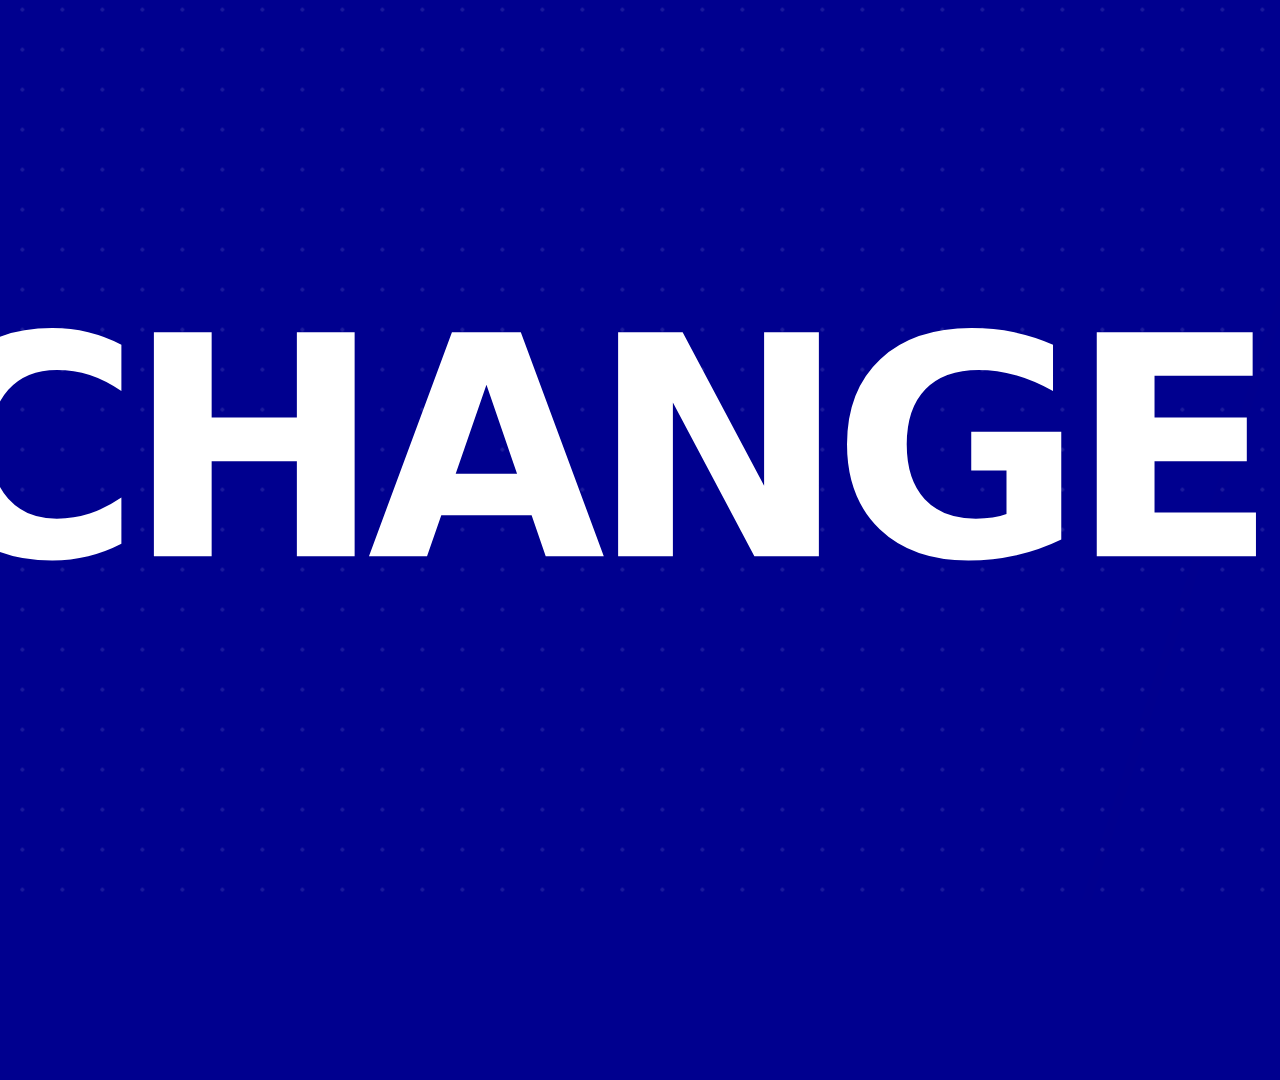
<file: relais/motion/index.html>
<!doctype html>
<html lang="fr">
<head>
<meta charset="utf-8">
<title>Relais by AXA — Motion</title>
<style>
  :root { --axa: #00008F; --red: #FF1721; --paper: #F2F3F9; --ink: #0E0E1A; }
  * { box-sizing: border-box; margin: 0; padding: 0; }
  html, body { width: 1920px; height: 1080px; overflow: hidden; background: var(--axa); }
  body { font-family: "Inter Display", "Inter", system-ui, sans-serif; -webkit-font-smoothing: antialiased; }
  #stage { position: absolute; inset: 0; overflow: hidden; perspective: 2600px; perspective-origin: 960px 540px; }
  .abs { position: absolute; }
  .layer { position: absolute; inset: 0; overflow: hidden; }
  .dots { position: absolute; inset: -60px; background-size: 40px 40px; }
  .blue  { background: var(--axa); }
  .blue .dots, .red .dots { background-image: radial-gradient(rgba(255,255,255,.10) 1.7px, transparent 1.7px); }
  .paper { background: var(--paper); }
  .paper .dots { background-image: radial-gradient(rgba(0,0,143,.11) 1.7px, transparent 1.7px); }
  .red { background: var(--red); }

  /* giant type */
  .big { position: absolute; top: 0; bottom: 0; display: flex; flex-direction: column; justify-content: center; font-weight: 900; letter-spacing: -0.045em; line-height: .9; text-transform: uppercase; }
  .big .m { overflow: hidden; padding: 0 .04em .06em; }
  .big .m > span { display: inline-block; white-space: nowrap; }
  .big.left { left: 110px; align-items: flex-start; }
  .big.right { right: 110px; align-items: flex-end; text-align: right; }
  .paper .big { color: var(--axa); }  .paper .big i { color: var(--red); }
  .blue .big { color: #fff; }         .blue .big i { color: var(--red); }
  .red .big { color: #fff; }          .red .big i { color: var(--axa); }
  .big i { font-style: normal; }

  /* intro */
  .full { position: absolute; inset: 0; display: flex; align-items: center; justify-content: center; color: #fff; font-weight: 900; letter-spacing: -0.05em; white-space: nowrap; text-transform: uppercase; }
  #cut { width: 10px; height: 1500px; background: var(--red); left: 955px; top: -210px; transform-origin: 50% 100%; }
  #picker { position: absolute; inset: 0; perspective: 1400px; }
  .row { position: absolute; left: 0; right: 0; top: 440px; height: 200px; text-align: center; color: #fff; font-weight: 900; font-size: 150px; letter-spacing: -0.045em; line-height: 200px; text-transform: uppercase; white-space: nowrap; }
  #aussi { color: var(--red); }

  /* logo */
  .logo { position: absolute; color: #fff; white-space: nowrap; }
  .logo .name { font-weight: 900; font-size: 230px; letter-spacing: -0.04em; line-height: 1; display: inline-block; vertical-align: top; }
  .logo .bar { display: inline-block; width: 50px; height: 190px; background: var(--red); margin-left: 40px; margin-top: 26px; vertical-align: top; transform-origin: 50% 100%; }
  .logo .by { font-weight: 800; font-size: 72px; letter-spacing: -0.02em; margin-top: 2px; }
  #tagline { color: #fff; font-weight: 800; font-size: 60px; letter-spacing: -0.03em; }
  #tagline .m { overflow: hidden; display: inline-block; vertical-align: top; padding-bottom: 8px; }
  #tagline .m > span { display: inline-block; }

  /* wipe band + morph */
  #band { inset: 0; pointer-events: none; }
  #morph { left: 0; top: 0; background: var(--red); }

  /* phone in 3D */
  #phone { left: 0; top: 0; width: 408px; height: 852px; transform-origin: 0 0; transform-style: preserve-3d; }
  .front, .back { position: absolute; inset: 0; transform-style: preserve-3d; }
  .front > *, .back { backface-visibility: hidden; -webkit-backface-visibility: hidden; }
  .body { position: absolute; inset: 0; border-radius: 64px; background: var(--ink); box-shadow: inset 0 0 0 2px #2C2C40; }
  .scr { position: absolute; left: 14px; top: 14px; width: 380px; height: 824px; border-radius: 50px; overflow: hidden; background: #fff; }
  .scr img { position: absolute; left: 0; top: 0; width: 380px; height: 824px; }
  .island { position: absolute; left: 148px; top: 38px; width: 112px; height: 32px; background: var(--ink); border-radius: 20px; }
  #dim { position: absolute; inset: 0; background: #06063A; opacity: 0; }
  .ring { position: absolute; width: 60px; height: 60px; margin: -30px 0 0 -30px; border-radius: 50%; border: 4px solid; opacity: 0; }
  .pop { position: absolute; border-radius: 16px; overflow: hidden; opacity: 0; }
  .pop img { display: block; width: 100%; height: 100%; }
  .back { transform: rotateY(180deg); border-radius: 64px; background: linear-gradient(150deg, #1D1D33, #0B0B16); box-shadow: inset 0 0 0 2px #2C2C40; }
  .back .cam { position: absolute; left: 30px; top: 30px; width: 130px; height: 130px; border-radius: 38px; background: #15152A; box-shadow: inset 0 0 0 2px #2C2C40; }
  .back .cam i { position: absolute; width: 44px; height: 44px; border-radius: 50%; background: #05050C; box-shadow: inset 0 0 0 5px #23233A; }
  .back .mark { position: absolute; left: 0; right: 0; top: 380px; text-align: center; color: #fff; font-weight: 900; font-size: 64px; letter-spacing: -0.04em; }
  .back .mark b { display: inline-block; width: 14px; height: 52px; background: var(--red); transform: skewX(-18deg); margin-left: 12px; vertical-align: -4px; }
  .shadow { position: absolute; left: 0; top: 0; width: 420px; height: 70px; border-radius: 50%; background: radial-gradient(closest-side, rgba(0,0,40,.35), rgba(0,0,40,0)); }
  .tgl { position: absolute; width: 46px; height: 28px; border-radius: 14px; }
  .tgl b { position: absolute; top: 3px; left: 3px; width: 22px; height: 22px; border-radius: 50%; background: #fff; box-shadow: 0 1px 3px rgba(0,0,0,.3); }
  .bar2 { position: absolute; height: 6px; border-radius: 3px; background: #E4E6F2; overflow: hidden; }
  .bar2 b { position: absolute; left: 0; top: 0; bottom: 0; background: var(--axa); border-radius: 3px; }
</style>
</head>
<body>
<div id="stage">

  <!-- ===== INTRO ===== -->
  <div class="layer blue" id="Lintro">
    <div class="dots"></div>
    <div class="full" id="tv1" style="font-size:380px">Ta vie</div>
    <div class="full" id="tv2" style="font-size:380px">Ta vie</div>
    <div class="abs" id="cut"></div>
    <div class="full" id="change" style="font-size:330px">Change<span style="color:var(--red)">.</span></div>
    <div id="picker">
      <div class="row">Premier appart</div><div class="row">Premier job</div><div class="row">Alternance</div>
      <div class="row">Permis</div><div class="row">L'étranger</div><div class="row">Ta protection</div>
      <div class="row" id="aussi">aussi.</div>
    </div>
  </div>

  <!-- ===== LOGO ===== -->
  <div class="layer blue" id="Llogo">
    <div class="dots"></div>
    <div class="logo" id="logo1"><div><span class="name">Relais</span><span class="bar" id="bar1"></span></div><div class="by">by AXA</div></div>
  </div>

  <!-- ===== FEATURES ===== -->
  <div class="layer paper" id="L1"><div class="dots"></div>
    <div class="big left"><div class="m"><span>Étape par</span></div><div class="m"><span>étape<i>.</i></span></div></div></div>
  <div class="layer blue" id="L2"><div class="dots"></div>
    <div class="big right"><div class="m"><span>Bouclier</span></div><div class="m"><span>cyber<i>.</i></span></div></div></div>
  <div class="layer red" id="L3"><div class="dots"></div>
    <div class="big left"><div class="m"><span>Un pépin ?</span></div><div class="m"><span>On gère<i>.</i></span></div></div></div>
  <div class="layer paper" id="L4"><div class="dots"></div>
    <div class="big right"><div class="m"><span>Tes parents</span></div><div class="m"><span>en relais<i>.</i></span></div></div></div>

  <!-- ===== OUTRO ===== -->
  <div class="layer blue" id="Lout"><div class="dots"></div>
    <div class="logo" id="logo2" style="left:0;right:0;top:300px;text-align:center">
      <div style="display:inline-block;white-space:nowrap"><span class="m" style="overflow:hidden;display:inline-block;vertical-align:top"><span class="name" id="name2">Relais</span></span><span class="bar" id="bar2"></span></div>
      <div class="by" id="by2">by AXA</div>
    </div>
    <div class="abs" id="tagline" style="left:0;right:0;top:700px;text-align:center">
      <span class="m"><span>À toi de jouer.</span></span>&nbsp;<span class="m"><span>On reste là.</span></span>
    </div>
  </div>

  <div class="abs" id="band"></div>
  <div class="abs shadow" id="pshadow"></div>

  <!-- phone -->
  <div class="abs" id="phone">
    <div class="front">
      <div class="body"></div>
      <div class="scr" id="scr">
        <img id="s04" src="screens/s04.png"><img id="s09" src="screens/s09.png">
        <img id="s11" src="screens/s11.png"><img id="s12" src="screens/s12.png"><img id="s13" src="screens/s13.png">
        <div id="dim"></div>
        <div class="ring" id="rg1"></div><div class="ring" id="rg2"></div><div class="ring" id="rg3"></div>
        <div class="ring" id="rgOk"></div>
      </div>
      <div class="island"></div>
      <div class="pop" id="p_card"><img src="screens/pop_card.png"><div class="bar2" id="cardbar"><b></b></div></div>
      <div class="pop" id="p_alertA"><img src="screens/pop_alertA.png"></div>
      <div class="pop" id="p_alertB"><img src="screens/pop_alertB.png"></div>
      <div class="pop" id="p_t1"><img src="screens/pop_t1.png"></div>
      <div class="pop" id="p_t2"><img src="screens/pop_t2.png"></div>
      <div class="pop" id="p_t3"><img src="screens/pop_t3.png"></div>
      <div class="pop" id="p_t4"><img src="screens/pop_t4.png"></div>
      <div class="pop" id="p_r1"><img src="screens/pop_r1.png"></div>
      <div class="pop" id="p_r2"><img src="screens/pop_r2.png"><div class="tgl" id="tgl"><b></b></div></div>
      <div class="pop" id="p_r3"><img src="screens/pop_r3.png"></div>
    </div>
    <div class="back">
      <div class="cam"><i style="left:14px;top:14px"></i><i style="left:72px;top:14px"></i><i style="left:14px;top:72px"></i></div>
      <div class="mark">Relais<b></b></div>
    </div>
  </div>

  <div class="abs" id="morph"></div>
</div>

<script>
const $ = id => document.getElementById(id);
const clamp = (v, a = 0, b = 1) => Math.min(b, Math.max(a, v));
const seg = (t, a, b) => clamp((t - a) / (b - a));
const lerp = (a, b, p) => a + (b - a) * p;
const eOut = p => 1 - Math.pow(1 - p, 3);
const eIn = p => p * p * p;
const eIO = p => p < .5 ? 4 * p * p * p : 1 - Math.pow(-2 * p + 2, 3) / 2;
const xOut = p => p >= 1 ? 1 : 1 - Math.pow(2, -10 * p);
const xIn = p => p <= 0 ? 0 : Math.pow(2, 10 * p - 10);
const xIO = p => p <= 0 ? 0 : p >= 1 ? 1 : p < .5 ? Math.pow(2, 20 * p - 10) / 2 : (2 - Math.pow(2, -20 * p + 10)) / 2;
const back = (p, c = 1.6) => 1 + (c + 1) * Math.pow(p - 1, 3) + c * Math.pow(p - 1, 2);
const tf = (el, s, o) => { el.style.transform = s; if (o !== undefined) el.style.opacity = o; };
const show = (el, v) => el.style.visibility = v ? 'visible' : 'hidden';

const DURATION = 22;
const K = 380 / 285;            // sheet px -> phone screen px
const SX = 14, SY = 14;          // screen offset inside phone

// ---------------- key times ----------------
const T = {
  cut: 1.0, change: 1.45, pick: 2.3, pickEnd: 3.45, aussi: 3.5,
  logoWipe: 4.3, slam: 4.72, morph: 5.7, reveal1: 6.1,
  B1: 9.6, B2: 12.6, B3: 15.6, out: 18.0, zoom: 18.55, cutOut: 19.2,
};
const scenes = [ // [start, side of phone]
  [T.reveal1, 'R'], [T.B1, 'L'], [T.B2, 'R'], [T.B3, 'L'],
];
const PX = { R: 1390, L: 530 }, RY = { R: -24, L: 24 };
const PSCALE = 0.94;

// ---------------- init: fit giant type, place pops ----------------
document.querySelectorAll('.big').forEach(b => {
  let fs = 210; b.style.fontSize = fs + 'px';
  const w = () => Math.max(...[...b.querySelectorAll('.m > span')].map(s => s.getBoundingClientRect().width));
  while (w() > 1000 && fs > 80) { fs -= 4; b.style.fontSize = fs + 'px'; }
});
const pops = {
  p_card: [14, 128, 272, 210], p_alertA: [14, 284, 271, 337], p_alertB: [14, 345, 271, 397],
  p_t1: [14, 129, 139, 218], p_t2: [145, 129, 272, 218], p_t3: [14, 223, 139, 301], p_t4: [145, 223, 272, 301],
  p_r1: [14, 214, 272, 251], p_r2: [14, 257, 272, 296], p_r3: [14, 302, 272, 340],
};
for (const [id, [x0, y0, x1, y1]] of Object.entries(pops)) {
  const el = $(id);
  el.style.left = SX + x0 * K + 'px'; el.style.top = SY + y0 * K + 'px';
  el.style.width = (x1 - x0) * K + 'px'; el.style.height = (y1 - y0) * K + 'px';
}
// progress bar overlay on the "Premier appart" card (local 25..260, y 177..181)
Object.assign($('cardbar').style, { left: (24.5 - 14) * K + 'px', top: (176.6 - 128) * K + 'px', width: (260 - 24.5) * K + 'px' });
// toggle overlay on the "Cyber" row (local 226..260, y 266..287)
Object.assign($('tgl').style, { left: (225.5 - 14) * K + 'px', top: (265.5 - 257) * K + 'px' });
// ring anchors
const anchor = (id, x, y, color) => { const r = $(id); r.style.left = x * K + 'px'; r.style.top = y * K + 'px'; r.style.borderColor = color; };
['rg1', 'rg2', 'rg3'].forEach(id => anchor(id, 142.5, 105, '#FF8A00'));
anchor('rgOk', 143, 126, '#1DB954');
// logo slash geometry (for the morph)
const bar1 = $('bar1');
const logo1 = $('logo1');
logo1.style.left = (960 - logo1.offsetWidth / 2) + 'px';
logo1.style.top = (540 - logo1.offsetHeight / 2) + 'px';
const BR = bar1.getBoundingClientRect();

// ---------------- helpers ----------------
// diagonal wipe: revealed region is left of a "/" edge at x = X (top) .. X-420 (bottom)
const SLANT = 420;
function wipeX(p) { return lerp(-40, 1920 + SLANT + 40, p); }
function wipeClip(p) {
  if (p <= 0) return 'polygon(0 0,0 0,0 0)';
  if (p >= 1) return 'none';
  const X = wipeX(p);
  return `polygon(-10px -10px, ${X}px -10px, ${X - SLANT}px 1090px, -10px 1090px)`;
}
function bandFor(p, color, w = 200) {
  const b = $('band');
  if (p <= 0 || p >= 1) { b.style.opacity = 0; return; }
  const X = wipeX(p);
  b.style.opacity = 1; b.style.background = color;
  b.style.clipPath = `polygon(${X}px -10px, ${X + w}px -10px, ${X + w - SLANT}px 1090px, ${X - SLANT}px 1090px)`;
}
function lines(container, t0, stagger = 0.11, dur = 0.7) {
  container.querySelectorAll('.m > span').forEach((s, i) => {
    const p = xOut(seg(t, t0 + i * stagger, t0 + i * stagger + dur));
    s.style.transform = `translateY(${(1 - p) * 110}%)`;
  });
}
let t = 0;

function popAmt(tIn, tOut, d = 0.55) {
  return back(seg(t, tIn, tIn + d), 1.3) * (1 - eIn(seg(t, tOut, tOut + 0.3)));
}
function setPop(id, p, z = 150, extra = '') {
  z = z * 1.7;
  const el = $(id);
  el.style.opacity = p > 0.002 ? 1 : 0;
  const side = t < T.B1 || (t >= T.B2 && t < T.B3) ? 1 : -1;
  el.style.transform = `translateX(${side * p * 34}px) translateZ(${p * z}px) scale(${1 + 0.2 * p}) ${extra}`;
  el.style.boxShadow = `0 ${p * 40}px ${p * 70}px -${p * 10}px rgba(0,0,60,${0.45 * clamp(p)})`;
}
function ring(id, t0, dur, maxS) {
  const p = seg(t, t0, t0 + dur), el = $(id);
  el.style.opacity = p > 0 && p < 1 ? (1 - p) : 0;
  el.style.transform = `scale(${lerp(0.6, maxS, xOut(p))})`;
}

// ---------------- render ----------------
function render(time) {
  t = time;
  // drifting dot grids
  document.querySelectorAll('.dots').forEach((d, i) => d.style.transform = `translate(${(t * 14 + i * 7) % 40}px, ${(t * 6) % 40}px)`);

  // ===== INTRO: TA VIE -> cut -> CHANGE. =====
  const slam = xOut(seg(t, 0, 0.45));
  const split = xIO(seg(t, T.cut + 0.18, T.cut + 0.75));
  const dx = 0.31, dy = -0.95, d = split * 900;
  const tv1 = $('tv1'), tv2 = $('tv2');
  tv1.style.clipPath = 'polygon(-2000px -100px, 1169px -100px, 751px 1180px, -2000px 1180px)';
  tv2.style.clipPath = 'polygon(1169px -100px, 4000px -100px, 4000px 1180px, 751px 1180px)';
  const base = `scale(${lerp(1.6, 1, slam)})`;
  tf(tv1, `translate(${-dx * d}px, ${-dy * d}px) ${base}`, t < 0.02 ? 0 : clamp(slam * 3) * (1 - split));
  tf(tv2, `translate(${dx * d}px, ${dy * d}px) ${base}`, t < 0.02 ? 0 : clamp(slam * 3) * (1 - split));
  const cutIn = xOut(seg(t, T.cut, T.cut + 0.2)), cutOut = seg(t, T.cut + 0.35, T.cut + 0.6);
  tf($('cut'), `rotate(18deg) scaleY(${cutIn})`, cutIn > 0 ? 1 - cutOut : 0);
  const ch = xOut(seg(t, T.change, T.change + 0.7));
  const chOut = xIn(seg(t, T.pick, T.pick + 0.3));
  tf($('change'), `translateY(${-chOut * 300}px) scale(${lerp(.7, 1, ch)}) scaleY(${1 - chOut * .7})`, t > T.change ? clamp(ch * 2) * (1 - chOut) : 0);

  // picker wheel
  const rows = [...document.querySelectorAll('#picker .row')];
  const pp = xOut(seg(t, T.pick + 0.1, T.pickEnd));
  const pos = lerp(-2.5, 5, pp);
  const settle = xOut(seg(t, T.aussi, T.aussi + 0.5));
  rows.forEach((r, i) => {
    if (r.id === 'aussi') {
      const a = back(seg(t, T.aussi, T.aussi + 0.45), 2);
      tf(r, `translateY(${lerp(120, 95, settle)}px) scale(${lerp(1.8, 1, clamp(a))})`, t > T.aussi ? clamp(seg(t, T.aussi, T.aussi + 0.12)) : 0);
      return;
    }
    const k = i - pos;
    let op = clamp(1 - Math.abs(k) * 0.55) ;
    if (i !== 5) op *= 1 - settle; else op = Math.max(op, 0);
    const y = k * 200 - (i === 5 ? settle * 95 : 0);
    tf(r, `translateY(${y}px) rotateX(${-k * 32}deg)`, t > T.pick + 0.1 && t < T.logoWipe + 0.6 ? op : 0);
  });

  // ===== LOGO =====
  const Llogo = $('Llogo');
  const lw = xIO(seg(t, T.logoWipe, T.logoWipe + 0.5));
  Llogo.style.clipPath = wipeClip(lw);
  show(Llogo, t >= T.logoWipe && t < T.reveal1 + 0.8);
  const sl = back(seg(t, T.slam, T.slam + 0.4), 2.2);
  const mo = seg(t, T.morph, T.morph + 0.85);
  bar1.style.transform = `skewX(-18deg) scaleY(${clamp(sl, 0, 1.3)})`;
  bar1.style.opacity = t < T.morph ? 1 : 0;
  const lgOut = xIn(seg(t, T.morph - 0.05, T.morph + 0.3));
  logo1.querySelector('.name').style.transform = `translateX(${-lgOut * 260}px)`;
  logo1.querySelector('.name').style.opacity = 1 - lgOut;
  logo1.querySelector('.by').style.transform = `translateX(${-lgOut * 200}px)`;
  logo1.querySelector('.by').style.opacity = 1 - lgOut;
  logo1.style.transform = `scale(${lerp(1.04, 1, xOut(seg(t, T.slam, T.slam + 0.6)))})`;

  // ===== MORPH: logo slash -> phone =====
  const morph = $('morph');
  const mp = xIO(mo);
  if (t >= T.morph && t < T.morph + 0.9) {
    const W = 408 * PSCALE, H = 852 * PSCALE;
    const cx = lerp(BR.left + BR.width / 2, PX.R, mp), cy = lerp(BR.top + BR.height / 2, 540, mp);
    const w = lerp(50, W, mp), h = lerp(190, H, mp);
    Object.assign(morph.style, {
      left: cx - w / 2 + 'px', top: cy - h / 2 + 'px', width: w + 'px', height: h + 'px',
      borderRadius: lerp(0, 60, mp) + 'px', opacity: 1 - seg(t, T.morph + 0.7, T.morph + 0.9),
      background: `rgb(${Math.round(lerp(255, 14, seg(mp, 0.3, 1)))},${Math.round(lerp(23, 14, seg(mp, 0.3, 1)))},${Math.round(lerp(33, 26, seg(mp, 0.3, 1)))})`,
    });
    morph.style.transform = `skewX(${lerp(-18, 0, mp)}deg) rotate(${Math.sin(mp * Math.PI) * -8}deg)`;
  } else morph.style.opacity = 0;

  // ===== FEATURE LAYERS =====
  const L1 = $('L1');
  const r1 = xIO(seg(t, T.reveal1, T.reveal1 + 0.75));
  show(L1, t >= T.reveal1 && t < T.B1 + 0.6);
  L1.style.clipPath = r1 >= 1 ? 'none' : `circle(${r1 * 2300}px at ${PX.R}px 540px)`;
  lines(L1, T.reveal1 + 0.45);

  const wipes = [['L2', T.B1, 'var(--red)'], ['L3', T.B2, '#FFFFFF'], ['L4', T.B3, 'var(--axa)']];
  let bandShown = false;
  wipes.forEach(([id, B, col], i) => {
    const L = $(id);
    const p = xIO(seg(t, B - 0.35, B + 0.3));
    L.style.clipPath = wipeClip(p);
    show(L, t >= B - 0.35 && t < (wipes[i + 1] ? wipes[i + 1][1] + 0.6 : T.cutOut + 0.1));
    lines(L, B + 0.12);
    if (p > 0 && p < 1) { bandFor(p, col); bandShown = true; }
  });
  if (!bandShown) {
    const p = xIO(seg(t, T.logoWipe, T.logoWipe + 0.5));
    if (p > 0 && p < 1) bandFor(p, 'var(--red)', 260); else $('band').style.opacity = 0;
  }
  // gentle parallax of giant type
  ['L1', 'L2', 'L3', 'L4'].forEach((id, i) => {
    const B = scenes[i][0];
    $(id).querySelector('.big').style.transform = `translateX(${(scenes[i][1] === 'R' ? -1 : 1) * (t - B) * 9}px)`;
  });

  // ===== PHONE =====
  renderPhone();

  // ===== OUTRO =====
  const Lout = $('Lout');
  show(Lout, t >= T.cutOut);
  const o1 = t - T.cutOut;
  const nm = xOut(seg(o1, 0.05, 0.75));
  $('name2').style.transform = `translateY(${(1 - nm) * 105}%)`;
  $('name2').style.display = 'inline-block';
  const b2 = back(seg(o1, 0.3, 0.7), 2.2);
  tf($('bar2'), `skewX(-18deg) scaleY(${clamp(b2, 0, 1.3)})`);
  const by = xOut(seg(o1, 0.45, 1.0));
  tf($('by2'), `translateY(${(1 - by) * 30}px)`, by);
  $('tagline').querySelectorAll('.m > span').forEach((s, i) => {
    const p = xOut(seg(o1, 0.85 + i * 0.25, 1.6 + i * 0.25));
    s.style.transform = `translateY(${(1 - p) * 110}%)`;
  });
  const lg2 = xOut(seg(o1, 0, 2.5));
  $('logo2').style.transform = `scale(${lerp(1.08, 1, lg2)})`;
}

function screenAt() {
  if (t < T.B1) return 's04';
  if (t < T.B2) return 's09';
  if (t < T.B3) return t < 14.35 ? 's11' : 's12';
  if (t < T.out + 0.3) return 's13';
  return 's04';
}

function renderPhone() {
  const ph = $('phone');
  const visible = t >= T.morph + 0.7 && t < T.cutOut;
  ph.style.visibility = visible ? 'visible' : 'hidden';
  $('pshadow').style.opacity = 0;
  if (!visible) return;

  // ---- base pose by scene, with swings at boundaries ----
  let x = PX.R, ry = RY.R, rx = 8, rz = 0, s = PSCALE, y = 540, lift = 0;
  // arrival from the morph: flat -> tilted
  const arr = xOut(seg(t, T.morph + 0.7, T.morph + 1.6));
  ry = lerp(0, RY.R, arr); rx = lerp(0, 8, arr);
  const swings = [[T.B1, 'R', 'L'], [T.B2, 'L', 'R'], [T.B3, 'R', 'L']];
  for (const [B, a, b] of swings) {
    if (t >= B - 0.45) {
      const p = xIO(seg(t, B - 0.45, B + 0.5));
      x = lerp(PX[a], PX[b], p);
      ry = lerp(RY[a], RY[b], p) + (a === 'R' ? 1 : -1) * 360 * p;
      s = PSCALE * (1 - 0.14 * Math.sin(p * Math.PI));
      lift = -Math.sin(p * Math.PI) * 40;
      rz = Math.sin(p * Math.PI) * (a === 'R' ? -6 : 6);
    }
  }
  // idle float
  ry += Math.sin(t * 0.9) * 3; rx += Math.sin(t * 0.7 + 1) * 2.5; y += Math.sin(t * 1.1) * 8;

  // ---- outro: spin to front, then dive into the blue header ----
  let pivX = 204, pivY = 426;
  if (t >= T.out) {
    const p = xIO(seg(t, T.out, T.zoom + 0.05));
    x = lerp(PX.L, 960, p); y = lerp(540, 540, p);
    ry = lerp(RY.L, 0, p) - 360 * p; rx = lerp(8, 0, p); rz = 0;
    s = PSCALE; lift = -Math.sin(p * Math.PI) * 30;
    const fx = SX + 215 * K, fy = SY + 62 * K;
    const zp = seg(t, T.zoom, T.cutOut);
    const pv = xIO(seg(t, T.zoom - 0.1, T.zoom + 0.35));
    pivX = lerp(204, fx, pv); pivY = lerp(426, fy, pv);
    s = PSCALE * Math.pow(48 / PSCALE, xIn(zp) * 0.35 + zp * zp * 0.65);
  }
  ph.style.transform = `translate(${x}px, ${y + lift}px) rotateZ(${rz}deg) rotateY(${ry}deg) rotateX(${rx}deg) scale(${s}) translate(${-pivX}px, ${-pivY}px)`;

  // floor shadow
  const sh = $('pshadow');
  if (t < T.out) {
    sh.style.opacity = 0.9 - Math.abs(lift) / 80;
    sh.style.transform = `translate(${x - 210}px, ${y + 390}px) scale(${s})`;
  }

  // ---- screens ----
  const cur = screenAt();
  ['s04', 's09', 's11', 's12', 's13'].forEach(id => {
    const el = $(id);
    if (id === 's12' && t >= 14.35 && t < T.B3) {
      const p = xIO(seg(t, 14.35, 14.9));
      tf(el, `translateX(${(1 - p) * 380}px)`, 1); el.style.zIndex = 2; return;
    }
    if (id === 's11' && t >= 14.35 && t < T.B3) {
      const p = xIO(seg(t, 14.35, 14.9));
      tf(el, `translateX(${-p * 140}px)`, 1 - p * 0.4); el.style.zIndex = 1; return;
    }
    tf(el, 'none', id === cur ? 1 : 0); el.style.zIndex = id === cur ? 2 : 0;
  });

  // ---- pops ----
  const pc = popAmt(7.25, 9.05);
  setPop('p_card', pc, 170);
  $('cardbar').firstElementChild.style.width = 40 * xOut(seg(t, 7.6, 8.6)) + '%';
  const a1 = popAmt(10.45, 12.0), a2 = popAmt(10.62, 12.05);
  setPop('p_alertA', a1, 170); setPop('p_alertB', a2, 110);
  const tiles = ['p_t1', 'p_t2', 'p_t3', 'p_t4'].map((id, i) => popAmt(13.0 + i * 0.09, 14.05 + (i === 1 ? 0.1 : 0)));
  const press = Math.sin(seg(t, 13.75, 14.0) * Math.PI);
  tiles.forEach((p, i) => setPop(['p_t1', 'p_t2', 'p_t3', 'p_t4'][i], p, i === 1 ? 190 - press * 80 : 120));
  const rr = [popAmt(16.0, 17.65), popAmt(16.09, 17.7), popAmt(16.18, 17.75)];
  rr.forEach((p, i) => setPop('p_r' + (i + 1), p, i === 1 ? 200 : 120));
  const tg = xIO(seg(t, 16.75, 17.05));
  $('tgl').style.background = `rgb(${Math.round(lerp(226, 0, tg))},${Math.round(lerp(228, 0, tg))},${Math.round(lerp(238, 143, tg))})`;
  $('tgl').firstElementChild.style.transform = `translateX(${tg * 18}px)`;
  $('dim').style.opacity = 0.55 * Math.max(pc, a1, ...tiles, ...rr, 0);

  // ---- rings ----
  ring('rg1', 9.95, 1.2, 4.5); ring('rg2', 10.35, 1.2, 4.5); ring('rg3', 10.75, 1.2, 4.5);
  ring('rgOk', 14.85, 0.8, 3.2);
}

window.render = render;
window.DURATION = DURATION;
const q = new URLSearchParams(location.search);
if (q.has('t')) render(parseFloat(q.get('t')));
else {
  const t0 = performance.now();
  const loop = () => { render(((performance.now() - t0) / 1000) % DURATION); requestAnimationFrame(loop); };
  loop();
}
</script>
</body>
</html>
</file>
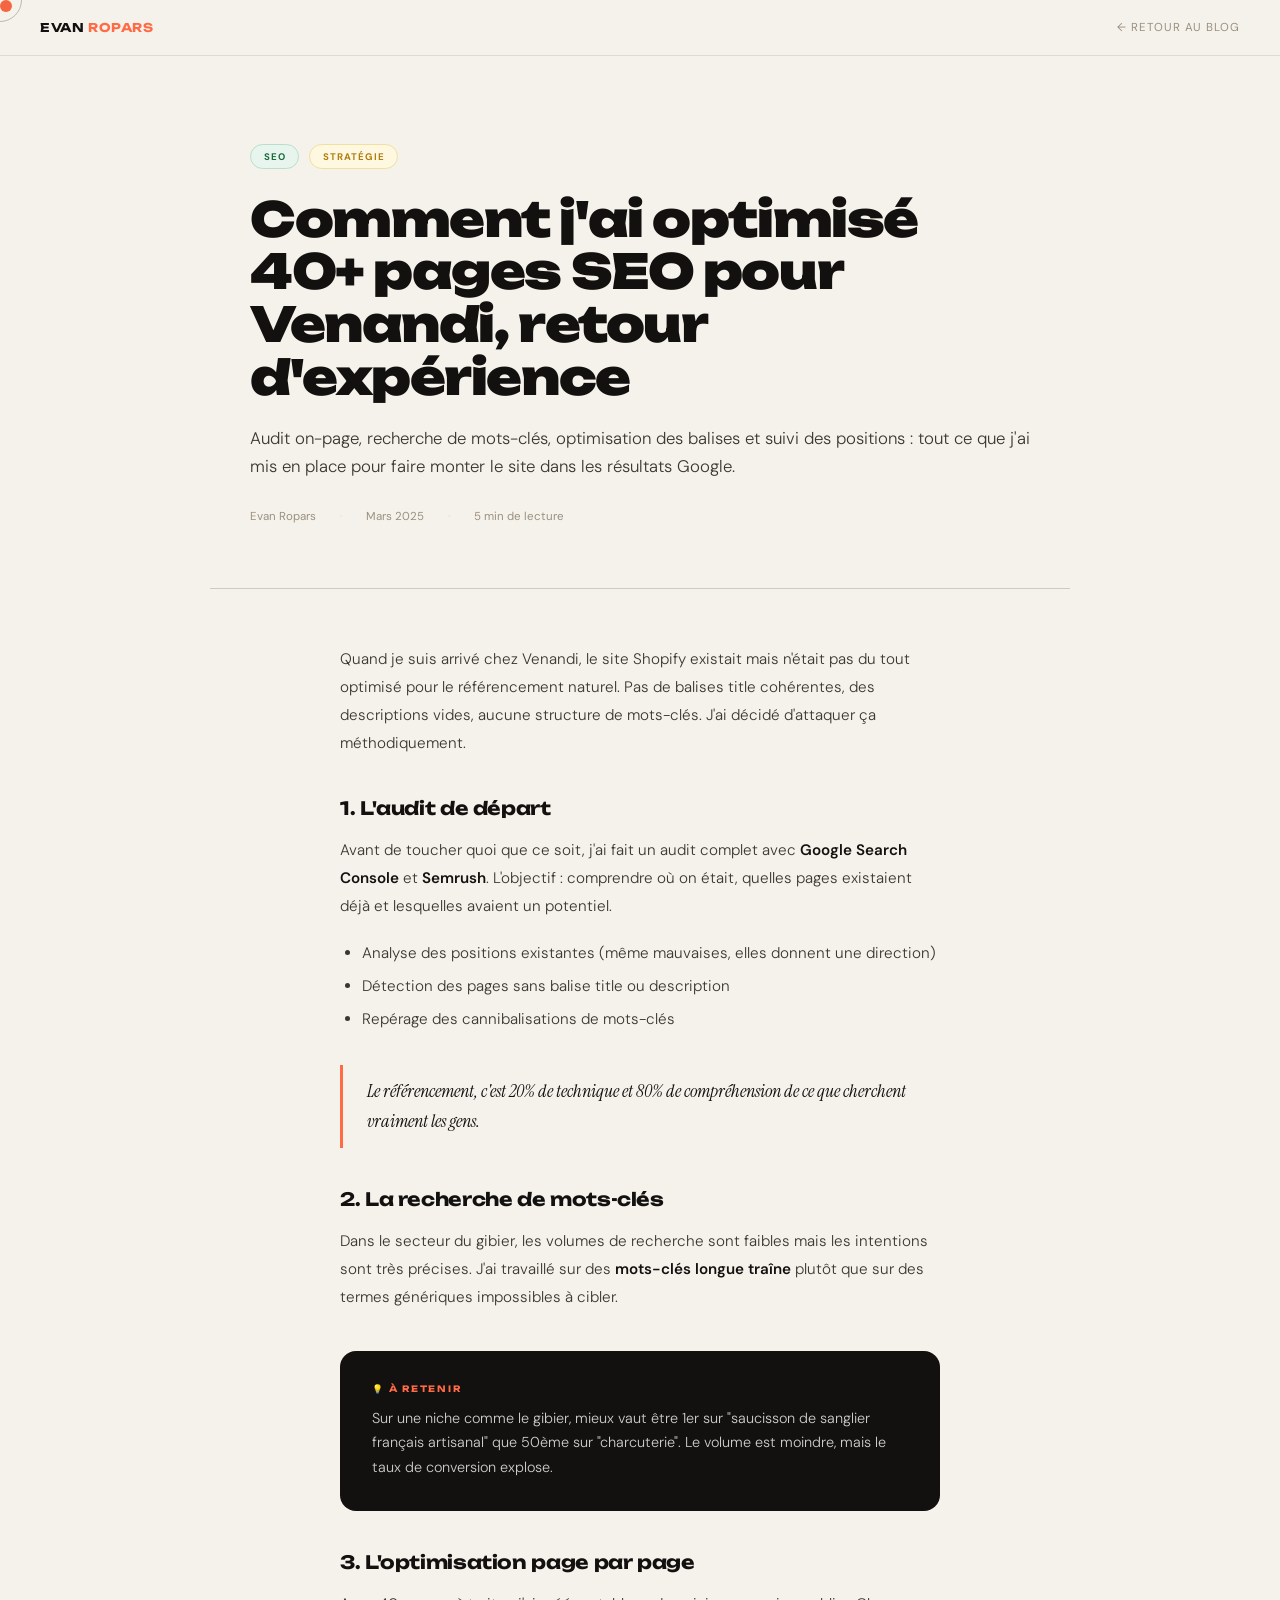
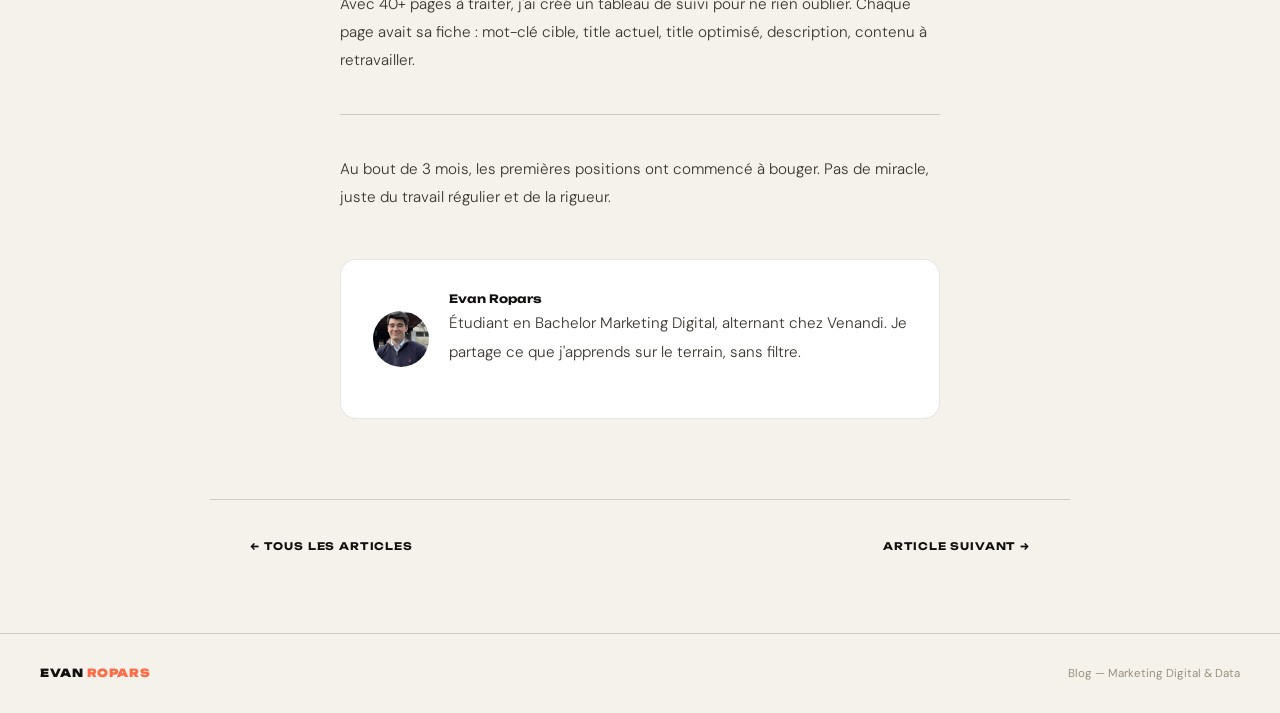
<file: blog-article.html>
<!DOCTYPE html>
<html lang="fr">
<head>
  <meta charset="UTF-8">
  <meta name="viewport" content="width=device-width, initial-scale=1.0">

  <!-- ✏️ SEO — À MODIFIER POUR CHAQUE ARTICLE -->
  <title>Titre de l'article — Evan Ropars</title>
  <meta name="description" content="Description de l'article en 150 caractères max — optimisée pour Google.">
  <!-- ✏️ FIN SEO -->

  <link href="https://fonts.googleapis.com/css2?family=Unbounded:wght@300;400;600;700;900&family=Instrument+Serif:ital@0;1&family=DM+Sans:ital,wght@0,300;0,400;0,500;1,300&display=swap" rel="stylesheet">
  <style>
    *,*::before,*::after{box-sizing:border-box;margin:0;padding:0}
    :root{--bg:#f5f2eb;--bg2:#edeae0;--ink:#131110;--ink2:#3a3630;--muted:#9a9080;--accent:#e8401c;--accent2:#ff6b45;--border:rgba(19,17,16,.1);--border2:rgba(19,17,16,.18)}
    html{scroll-behavior:smooth}
    body{font-family:'DM Sans',sans-serif;background:var(--bg);color:var(--ink);overflow-x:hidden;cursor:none}

    .cur{position:fixed;pointer-events:none;z-index:9999;mix-blend-mode:multiply}
    .cur-dot{width:12px;height:12px;border-radius:50%;background:var(--accent2)}
    .cur-ring{width:44px;height:44px;border-radius:50%;border:1.5px solid var(--ink);opacity:.25;transition:width .25s,height .25s,opacity .25s}
    .cur-ring.hover{width:70px;height:70px;opacity:.5}

    nav{position:fixed;top:0;left:0;right:0;z-index:200;display:flex;justify-content:space-between;align-items:center;padding:1.25rem 2.5rem;background:rgba(245,242,235,.95);backdrop-filter:blur(16px);border-bottom:1px solid var(--border)}
    .logo{font-family:'Unbounded',sans-serif;font-size:.75rem;font-weight:700;letter-spacing:.05em;color:var(--ink);text-decoration:none}
    .logo em{color:var(--accent2);font-style:normal}
    .back-btn{font-size:.72rem;letter-spacing:.08em;text-transform:uppercase;color:var(--muted);text-decoration:none;transition:color .2s;cursor:none}
    .back-btn:hover{color:var(--ink)}

    /* HERO ARTICLE */
    .art-hero{padding:9rem 2.5rem 4rem;max-width:860px;margin:0 auto;border-bottom:1.5px solid var(--border2)}
    .art-tags{display:flex;gap:.6rem;flex-wrap:wrap;margin-bottom:1.5rem}
    .art-tag{font-size:.6rem;font-weight:700;letter-spacing:.1em;text-transform:uppercase;padding:.3rem .8rem;border-radius:100px;border:1.5px solid var(--border2);color:var(--muted)}
    .art-tag.seo{background:#e8f5ef;color:#1a6b3a;border-color:#b8dfc9}
    .art-tag.ads{background:#fff0eb;color:var(--accent);border-color:#f5c4b4}
    .art-tag.data{background:#e8f0ff;color:#1a3cff;border-color:#b4c8f5}
    .art-tag.social{background:#fdf0f7;color:#c13584;border-color:#f0c0de}
    .art-tag.strategie{background:#fff8e0;color:#b07d10;border-color:#f0dfa0}
    .art-hero h1{font-family:'Unbounded',sans-serif;font-size:clamp(1.6rem,4vw,3rem);font-weight:900;line-height:1.1;letter-spacing:-.03em;margin-bottom:1.25rem}
    .art-hero-sub{font-size:1.05rem;color:var(--ink2);line-height:1.7;font-weight:300;margin-bottom:1.75rem}
    .art-meta{display:flex;align-items:center;gap:1.5rem;font-size:.72rem;color:var(--muted)}
    .art-meta-sep{opacity:.3}

    /* COVER IMAGE */
    .art-cover{max-width:860px;margin:0 auto;padding:2.5rem 2.5rem 0}
    .art-cover img{width:100%;border-radius:16px;display:block;max-height:440px;object-fit:cover}
    .art-cover-placeholder{width:100%;border-radius:16px;background:var(--bg2);height:360px;display:flex;align-items:center;justify-content:center;font-size:5rem;border:1.5px solid var(--border)}

    /* CONTENU ARTICLE */
    .art-body{max-width:680px;margin:0 auto;padding:3.5rem 2.5rem 5rem}

    /* TYPOGRAPHY */
    .art-body h2{font-family:'Unbounded',sans-serif;font-size:1.15rem;font-weight:700;letter-spacing:-.02em;margin:2.5rem 0 .9rem;line-height:1.3}
    .art-body h3{font-family:'Unbounded',sans-serif;font-size:.9rem;font-weight:700;margin:2rem 0 .7rem;color:var(--ink2)}
    .art-body p{font-size:.95rem;line-height:1.85;color:var(--ink2);font-weight:300;margin-bottom:1.25rem}
    .art-body p strong{color:var(--ink);font-weight:600}
    .art-body ul,.art-body ol{padding-left:1.4rem;margin-bottom:1.25rem}
    .art-body li{font-size:.95rem;line-height:1.8;color:var(--ink2);font-weight:300;margin-bottom:.35rem}
    .art-body blockquote{border-left:3px solid var(--accent2);padding:.75rem 0 .75rem 1.5rem;margin:2rem 0;font-family:'Instrument Serif',serif;font-style:italic;font-size:1.15rem;color:var(--ink);line-height:1.6}
    .art-body hr{border:none;border-top:1.5px solid var(--border2);margin:2.5rem 0}
    .art-body a{color:var(--accent);text-underline-offset:3px}
    .art-body a:hover{color:var(--accent2)}

    /* KEY TAKEAWAY */
    .art-takeaway{background:var(--ink);border-radius:16px;padding:2rem;margin:2.5rem 0}
    .art-takeaway-label{font-family:'Unbounded',sans-serif;font-size:.55rem;font-weight:700;letter-spacing:.2em;text-transform:uppercase;color:var(--accent2);margin-bottom:.75rem}
    .art-takeaway p{color:rgba(255,255,255,.8);margin:0;font-size:.9rem;line-height:1.7}

    /* AUTEUR */
    .art-author{display:flex;align-items:center;gap:1.25rem;padding:2rem;background:white;border:1.5px solid var(--border);border-radius:16px;margin-top:3rem}
    .art-author-avatar{width:56px;height:56px;border-radius:50%;object-fit:cover;flex-shrink:0;background:var(--bg2)}
    .art-author-name{font-family:'Unbounded',sans-serif;font-size:.72rem;font-weight:700;margin-bottom:.2rem}
    .art-author-bio{font-size:.78rem;color:var(--ink2);font-weight:300;line-height:1.6}

    /* NAV ARTICLES */
    .art-nav{max-width:860px;margin:0 auto;padding:0 2.5rem 5rem;display:flex;justify-content:space-between;gap:2rem;border-top:1.5px solid var(--border2);padding-top:2.5rem}
    .art-nav-btn{font-family:'Unbounded',sans-serif;font-size:.65rem;font-weight:700;letter-spacing:.08em;text-transform:uppercase;color:var(--ink);text-decoration:none;display:flex;align-items:center;gap:.5rem;transition:gap .2s;cursor:none}
    .art-nav-btn:hover{gap:.85rem}

    footer{border-top:1.5px solid var(--border2);padding:2rem 2.5rem;display:flex;justify-content:space-between;align-items:center}
    .foot-logo{font-family:'Unbounded',sans-serif;font-size:.7rem;font-weight:900;letter-spacing:.05em}
    .foot-logo em{color:var(--accent2);font-style:normal}
    footer p{font-size:.72rem;color:var(--muted)}

    .reveal{opacity:0;transform:translateY(24px);transition:opacity .8s cubic-bezier(.22,1,.36,1),transform .8s cubic-bezier(.22,1,.36,1)}
    .reveal.in{opacity:1;transform:none}

    @media(max-width:768px){
      nav{padding:1rem 1.5rem}
      .art-hero,.art-cover,.art-body,.art-nav{padding-left:1.5rem;padding-right:1.5rem}
      .art-hero{padding-top:7rem}
    }
  </style>
</head>
<body>

<div class="cur" id="cd"><div class="cur-dot"></div></div>
<div class="cur" id="cr"><div class="cur-ring" id="crr"></div></div>

<nav>
  <a href="index.html" class="logo">EVAN <em>ROPARS</em></a>
  <a href="blog.html" class="back-btn">← Retour au blog</a>
</nav>

<!-- HERO ARTICLE — ✏️ À MODIFIER -->
<header class="art-hero reveal">
  <div class="art-tags">
    <span class="art-tag seo">SEO</span>
    <span class="art-tag strategie">Stratégie</span>
  </div>
  <h1>Comment j'ai optimisé 40+ pages SEO pour Venandi, retour d'expérience</h1>
  <p class="art-hero-sub">Audit on-page, recherche de mots-clés, optimisation des balises et suivi des positions : tout ce que j'ai mis en place pour faire monter le site dans les résultats Google.</p>
  <div class="art-meta">
    <span>Evan Ropars</span>
    <span class="art-meta-sep">·</span>
    <span>Mars 2025</span>
    <span class="art-meta-sep">·</span>
    <span>5 min de lecture</span>
  </div>
</header>

<!-- COVER — ✏️ Décommente et remplace src quand tu as ton image -->
<!-- <div class="art-cover reveal">
  <img src="mon-image.jpg" alt="Description de l'image" />
</div> -->

<!-- CORPS DE L'ARTICLE — ✏️ C'EST ICI QUE TU ÉCRIS -->
<main class="art-body reveal">

  <p>Quand je suis arrivé chez Venandi, le site Shopify existait mais n'était pas du tout optimisé pour le référencement naturel. Pas de balises title cohérentes, des descriptions vides, aucune structure de mots-clés. J'ai décidé d'attaquer ça méthodiquement.</p>

  <h2>1. L'audit de départ</h2>
  <p>Avant de toucher quoi que ce soit, j'ai fait un audit complet avec <strong>Google Search Console</strong> et <strong>Semrush</strong>. L'objectif : comprendre où on était, quelles pages existaient déjà et lesquelles avaient un potentiel.</p>
  <ul>
    <li>Analyse des positions existantes (même mauvaises, elles donnent une direction)</li>
    <li>Détection des pages sans balise title ou description</li>
    <li>Repérage des cannibalisations de mots-clés</li>
  </ul>

  <blockquote>Le référencement, c'est 20% de technique et 80% de compréhension de ce que cherchent vraiment les gens.</blockquote>

  <h2>2. La recherche de mots-clés</h2>
  <p>Dans le secteur du gibier, les volumes de recherche sont faibles mais les intentions sont très précises. J'ai travaillé sur des <strong>mots-clés longue traîne</strong> plutôt que sur des termes génériques impossibles à cibler.</p>

  <div class="art-takeaway">
    <div class="art-takeaway-label">💡 À retenir</div>
    <p>Sur une niche comme le gibier, mieux vaut être 1er sur "saucisson de sanglier français artisanal" que 50ème sur "charcuterie". Le volume est moindre, mais le taux de conversion explose.</p>
  </div>

  <h2>3. L'optimisation page par page</h2>
  <p>Avec 40+ pages à traiter, j'ai créé un tableau de suivi pour ne rien oublier. Chaque page avait sa fiche : mot-clé cible, title actuel, title optimisé, description, contenu à retravailler.</p>

  <hr>

  <p>Au bout de 3 mois, les premières positions ont commencé à bouger. Pas de miracle, juste du travail régulier et de la rigueur.</p>

  <!-- AUTEUR -->
  <div class="art-author">
    <img src="evan_photo.jpg" alt="Evan Ropars" class="art-author-avatar" />
    <div>
      <div class="art-author-name">Evan Ropars</div>
      <p class="art-author-bio">Étudiant en Bachelor Marketing Digital, alternant chez Venandi. Je partage ce que j'apprends sur le terrain, sans filtre.</p>
    </div>
  </div>

</main>

<!-- NAVIGATION ARTICLES -->
<div class="art-nav reveal">
  <a href="blog.html" class="art-nav-btn">← Tous les articles</a>
  <a href="blog.html" class="art-nav-btn">Article suivant →</a>
</div>

<footer>
  <div class="foot-logo">EVAN <em>ROPARS</em></div>
  <p>Blog — Marketing Digital & Data</p>
</footer>

<script>
const cd=document.getElementById('cd'),crr=document.getElementById('crr');
let mx=0,my=0,rx=0,ry=0;
document.addEventListener('mousemove',e=>{mx=e.clientX;my=e.clientY;cd.style.transform=`translate(${mx-6}px,${my-6}px)`});
(function loop(){rx+=(mx-rx-22)*.1;ry+=(my-ry-22)*.1;document.getElementById('cr').style.transform=`translate(${rx}px,${ry}px)`;requestAnimationFrame(loop)})();
document.querySelectorAll('a,button').forEach(el=>{el.addEventListener('mouseenter',()=>crr.classList.add('hover'));el.addEventListener('mouseleave',()=>crr.classList.remove('hover'))});
const io=new IntersectionObserver(entries=>{entries.forEach(e=>{if(e.isIntersecting)e.target.classList.add('in')})},{threshold:.1});
document.querySelectorAll('.reveal').forEach(el=>io.observe(el));
</script>
</body>
</html>
</file>
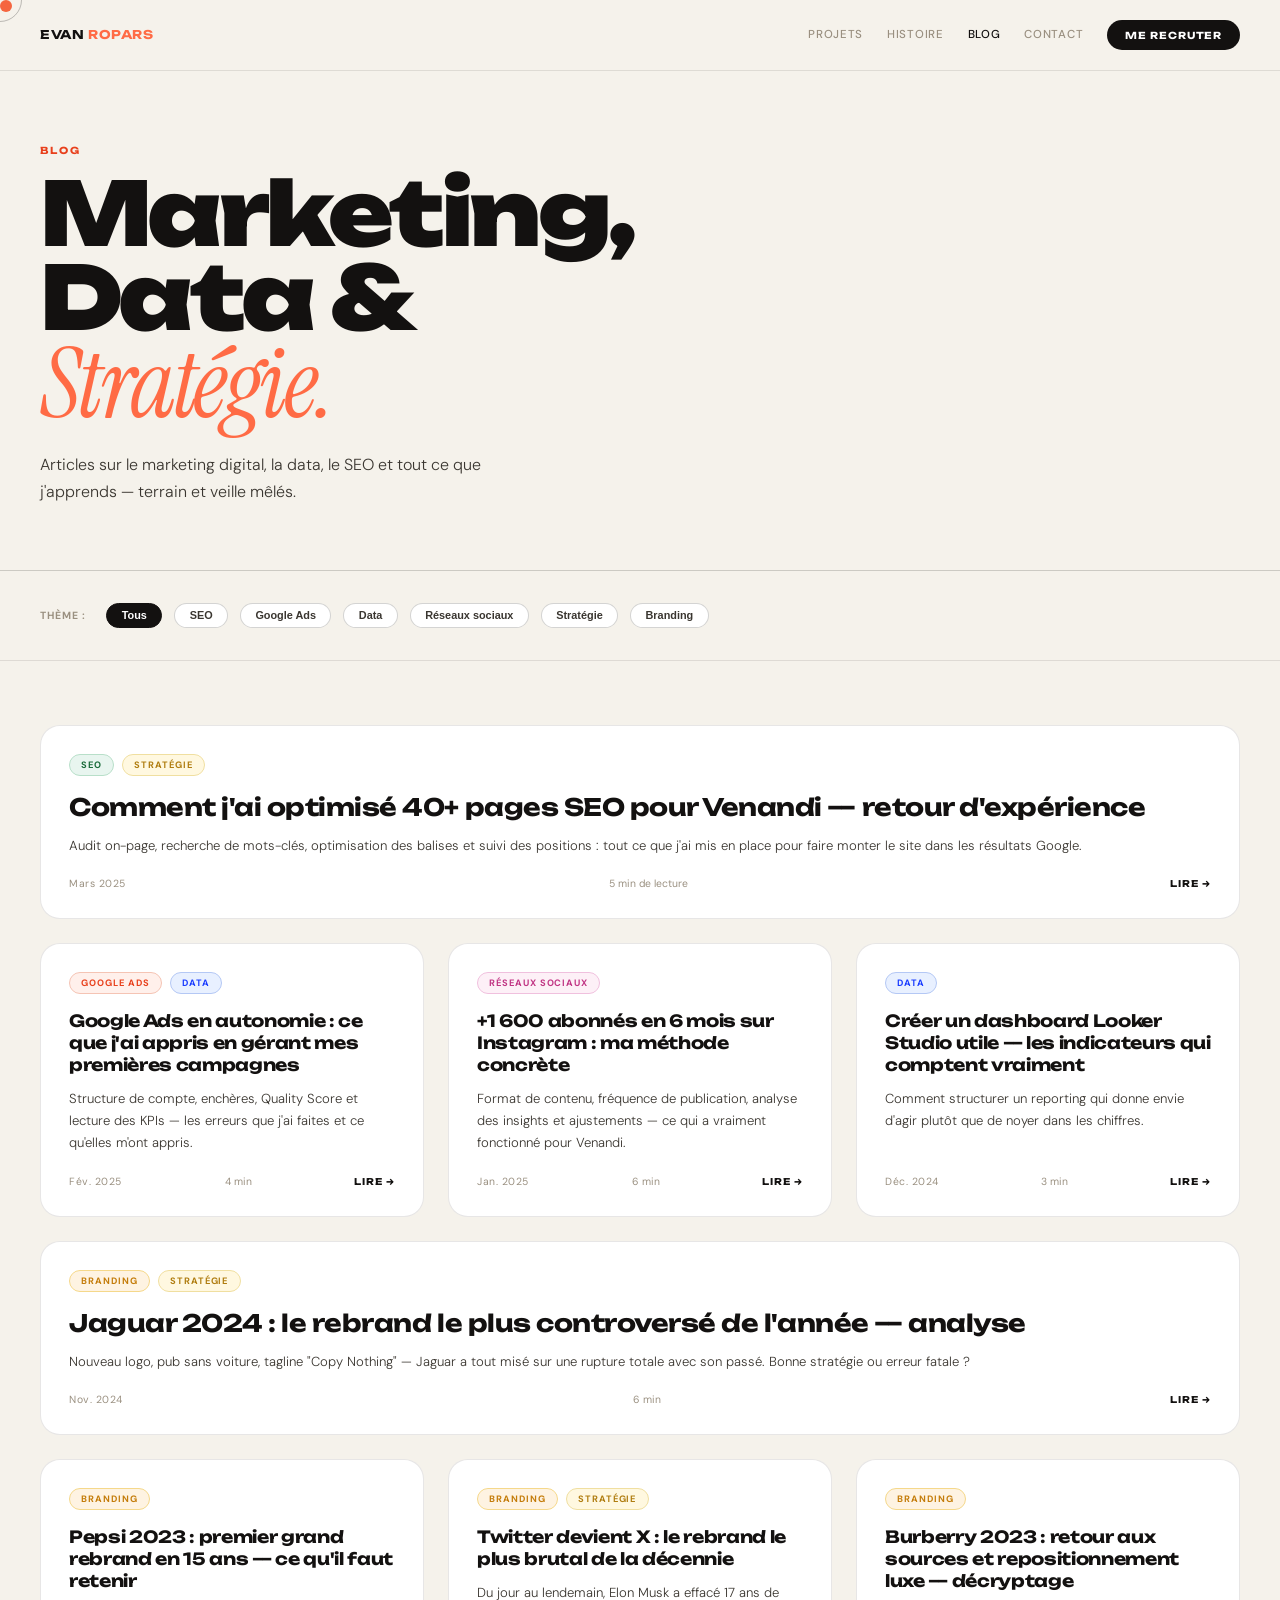
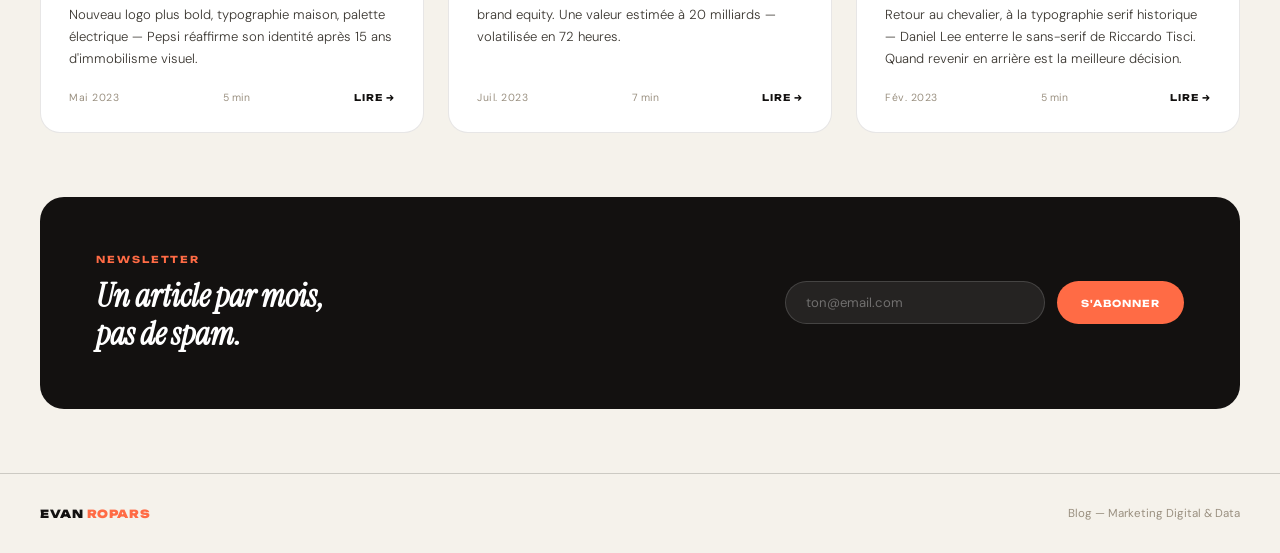
<file: blog.html>
<!DOCTYPE html>
<html lang="fr">
<head>
  <meta charset="UTF-8">
  <meta name="viewport" content="width=device-width, initial-scale=1.0">
  <title>Blog — Evan Ropars · Marketing Digital & Data</title>
  <meta name="description" content="Articles sur le marketing digital, la data, le SEO et la stratégie de contenu — par Evan Ropars, étudiant en Bachelor Marketing Digital.">
  <link rel="preconnect" href="https://fonts.googleapis.com">
  <link rel="preconnect" href="https://fonts.gstatic.com" crossorigin>
  <link href="https://fonts.googleapis.com/css2?family=Unbounded:wght@300;400;600;700;900&family=Instrument+Serif:ital@0;1&family=DM+Sans:ital,wght@0,300;0,400;0,500;1,300&display=swap" rel="stylesheet">
  <style>
    *,*::before,*::after{box-sizing:border-box;margin:0;padding:0}

    :root{
      --bg:#f5f2eb;--bg2:#edeae0;--ink:#131110;--ink2:#3a3630;
      --muted:#9a9080;--accent:#e8401c;--accent2:#ff6b45;
      --border:rgba(19,17,16,.1);--border2:rgba(19,17,16,.18)
    }

    html{scroll-behavior:smooth}
    body{font-family:'DM Sans',sans-serif;background:var(--bg);color:var(--ink);overflow-x:hidden;cursor:none}

    /* CURSOR */
    .cur{position:fixed;pointer-events:none;z-index:9999;mix-blend-mode:multiply}
    .cur-dot{width:12px;height:12px;border-radius:50%;background:var(--accent2)}
    .cur-ring{width:44px;height:44px;border-radius:50%;border:1.5px solid var(--ink);opacity:.25;transition:width .25s,height .25s,opacity .25s}
    .cur-ring.hover{width:70px;height:70px;opacity:.5}

    /* NAV */
    nav{position:fixed;top:0;left:0;right:0;z-index:200;display:flex;justify-content:space-between;align-items:center;padding:1.25rem 2.5rem;background:rgba(245,242,235,.95);backdrop-filter:blur(16px);border-bottom:1px solid var(--border)}
    .logo{font-family:'Unbounded',sans-serif;font-size:.75rem;font-weight:700;letter-spacing:.05em;color:var(--ink);text-decoration:none}
    .logo em{color:var(--accent2);font-style:normal}
    .nav-links{display:flex;align-items:center;gap:1.5rem}
    .nav-link{font-size:.72rem;font-weight:500;letter-spacing:.06em;text-transform:uppercase;color:var(--muted);text-decoration:none;transition:color .2s;cursor:none}
    .nav-link:hover,.nav-link.active{color:var(--ink)}
    .nav-cta{font-family:'Unbounded',sans-serif;font-size:.6rem;font-weight:700;letter-spacing:.1em;text-transform:uppercase;color:white;background:var(--ink);border-radius:100px;padding:.55rem 1.1rem;text-decoration:none;transition:background .2s;cursor:none}
    .nav-cta:hover{background:var(--accent)}

    /* HERO BLOG */
    .blog-hero{padding:9rem 2.5rem 4rem;border-bottom:1.5px solid var(--border2)}
    .blog-label{font-family:'Unbounded',sans-serif;font-size:.6rem;font-weight:700;letter-spacing:.2em;text-transform:uppercase;color:var(--accent);margin-bottom:1rem}
    .blog-title{font-family:'Unbounded',sans-serif;font-size:clamp(2.5rem,7vw,5.5rem);font-weight:900;line-height:.95;letter-spacing:-.04em;margin-bottom:1.25rem}
    .blog-title em{font-family:'Instrument Serif',serif;font-style:italic;font-weight:400;color:var(--accent2);font-size:110%}
    .blog-sub{font-size:1rem;color:var(--ink2);line-height:1.7;max-width:520px;font-weight:300}

    /* FILTRES */
    .blog-filters{padding:2rem 2.5rem;border-bottom:1px solid var(--border);display:flex;gap:.75rem;flex-wrap:wrap;align-items:center}
    .filter-label{font-size:.65rem;font-weight:700;letter-spacing:.1em;text-transform:uppercase;color:var(--muted);margin-right:.5rem}
    .filter-btn{font-size:.68rem;font-weight:600;padding:.35rem .9rem;border-radius:100px;border:1.5px solid var(--border2);color:var(--ink2);background:white;cursor:none;transition:all .2s}
    .filter-btn:hover,.filter-btn.active{background:var(--ink);color:white;border-color:var(--ink)}

    /* GRILLE ARTICLES */
    .blog-grid-wrap{padding:4rem 2.5rem}
    .blog-grid{display:grid;grid-template-columns:repeat(3,1fr);gap:1.5rem}

    /* CARD ARTICLE */
    .article-card{background:white;border:1.5px solid var(--border);border-radius:20px;overflow:hidden;display:flex;flex-direction:column;transition:transform .25s cubic-bezier(.22,1,.36,1),border-color .25s;cursor:none}
    .article-card:hover{transform:translateY(-6px);border-color:var(--border2)}
    .article-card.featured{grid-column:1/-1;display:flex;flex-direction:column;min-height:auto}
    .article-thumb{display:none}
    .article-thumb img{width:100%;height:100%;object-fit:cover;display:block;transition:transform .5s cubic-bezier(.22,1,.36,1)}
    .article-card:hover .article-thumb img{transform:scale(1.04)}
    /* Quand tu ajoutes une image : retire display:none sur .article-thumb et rétablis l'aspect-ratio */
    .article-body{padding:1.75rem;display:flex;flex-direction:column;flex:1}
    .article-tags{display:flex;gap:.5rem;flex-wrap:wrap;margin-bottom:1rem}
    .article-tag{font-size:.58rem;font-weight:700;letter-spacing:.1em;text-transform:uppercase;padding:.25rem .7rem;border-radius:100px;border:1.5px solid var(--border2);color:var(--muted)}
    .article-tag.seo{background:#e8f5ef;color:#1a6b3a;border-color:#b8dfc9}
    .article-tag.ads{background:#fff0eb;color:var(--accent);border-color:#f5c4b4}
    .article-tag.data{background:#e8f0ff;color:#1a3cff;border-color:#b4c8f5}
    .article-tag.social{background:#fdf0f7;color:#c13584;border-color:#f0c0de}
    .article-tag.branding{background:#fef3e2;color:#c47c0a;border-color:#f5d88a}
    .article-tag.strategie{background:#fff8e0;color:#b07d10;border-color:#f0dfa0}
    .article-title{font-family:'Unbounded',sans-serif;font-size:clamp(.85rem,1.5vw,1.05rem);font-weight:700;line-height:1.3;letter-spacing:-.02em;margin-bottom:.75rem;color:var(--ink)}
    .article-card.featured .article-title{font-size:clamp(1.1rem,2vw,1.5rem)}
    .article-excerpt{font-size:.82rem;color:var(--ink2);line-height:1.7;font-weight:300;flex:1;margin-bottom:1.25rem}
    .article-meta{display:flex;align-items:center;justify-content:space-between;margin-top:auto}
    .article-date{font-size:.65rem;color:var(--muted);letter-spacing:.05em}
    .article-read{font-size:.65rem;color:var(--muted)}
    .article-link{font-family:'Unbounded',sans-serif;font-size:.58rem;font-weight:700;letter-spacing:.1em;text-transform:uppercase;color:var(--ink);text-decoration:none;display:flex;align-items:center;gap:.4rem;transition:gap .2s;cursor:none}
    .article-link:hover{gap:.7rem}

    /* NEWSLETTER */
    .newsletter{margin:0 2.5rem 4rem;background:var(--ink);border-radius:24px;padding:3.5rem;display:flex;align-items:center;justify-content:space-between;gap:3rem;flex-wrap:wrap}
    .newsletter-l .nl-label{font-family:'Unbounded',sans-serif;font-size:.6rem;font-weight:700;letter-spacing:.2em;text-transform:uppercase;color:var(--accent2);margin-bottom:.75rem}
    .newsletter-l h3{font-family:'Instrument Serif',serif;font-style:italic;font-size:clamp(1.4rem,3vw,2rem);color:white;line-height:1.2}
    .newsletter-r{display:flex;gap:.75rem;flex-wrap:wrap}
    .nl-input{font-family:'DM Sans',sans-serif;font-size:.82rem;padding:.75rem 1.25rem;border-radius:100px;border:1.5px solid rgba(255,255,255,.15);background:rgba(255,255,255,.08);color:white;outline:none;width:260px;transition:border-color .2s}
    .nl-input::placeholder{color:rgba(255,255,255,.35)}
    .nl-input:focus{border-color:rgba(255,255,255,.4)}
    .nl-btn{font-family:'Unbounded',sans-serif;font-size:.6rem;font-weight:700;letter-spacing:.1em;text-transform:uppercase;background:var(--accent2);color:white;border:none;border-radius:100px;padding:.75rem 1.5rem;cursor:none;transition:background .2s;white-space:nowrap}
    .nl-btn:hover{background:var(--accent)}

    /* FOOTER */
    footer{border-top:1.5px solid var(--border2);padding:2rem 2.5rem;display:flex;justify-content:space-between;align-items:center}
    .foot-logo{font-family:'Unbounded',sans-serif;font-size:.7rem;font-weight:900;letter-spacing:.05em}
    .foot-logo em{color:var(--accent2);font-style:normal}
    footer p{font-size:.72rem;color:var(--muted)}

    /* REVEAL */
    .reveal{opacity:0;transform:translateY(28px);transition:opacity .8s cubic-bezier(.22,1,.36,1),transform .8s cubic-bezier(.22,1,.36,1)}
    .reveal.in{opacity:1;transform:none}
    .reveal-d1{transition-delay:.08s}
    .reveal-d2{transition-delay:.16s}
    .reveal-d3{transition-delay:.24s}

    @media(max-width:768px){
      nav{padding:1rem 1.25rem}
      .nav-links{display:none}
      .blog-hero{padding:7rem 1.25rem 3rem}
      .blog-filters{padding:1.25rem}
      .blog-grid-wrap{padding:2rem 1.25rem}
      .blog-grid{grid-template-columns:1fr}
      .article-card.featured{grid-template-columns:1fr;min-height:auto}
      .article-card.featured .article-thumb{aspect-ratio:16/9;min-height:auto}
      .newsletter{margin:0 1.25rem 3rem;padding:2rem 1.5rem;flex-direction:column;align-items:flex-start}
      .newsletter-r{flex-direction:column;width:100%}
      .nl-input{width:100%}
      footer{padding:1.5rem;flex-direction:column;gap:1rem;text-align:center}
      img{max-width:100%}
    }
  </style>
</head>
<body>

<div class="cur" id="cd"><div class="cur-dot"></div></div>
<div class="cur" id="cr"><div class="cur-ring" id="crr"></div></div>

<nav>
  <a href="index.html" class="logo">EVAN <em>ROPARS</em></a>
  <div class="nav-links">
    <a href="index.html#work" class="nav-link">Projets</a>
    <a href="index.html#about" class="nav-link">Histoire</a>
    <a href="blog.html" class="nav-link active">Blog</a>
    <a href="index.html#contact" class="nav-link">Contact</a>
    <a href="mailto:evanropars63@gmail.com" class="nav-cta">Me recruter</a>
  </div>
</nav>

<!-- HERO -->
<section class="blog-hero">
  <div class="blog-label reveal">Blog</div>
  <h1 class="blog-title reveal reveal-d1">Marketing,<br>Data &<br><em>Stratégie.</em></h1>
  <p class="blog-sub reveal reveal-d2">Articles sur le marketing digital, la data, le SEO et tout ce que j'apprends — terrain et veille mêlés.</p>
</section>

<!-- FILTRES -->
<div class="blog-filters reveal">
  <span class="filter-label">Thème :</span>
  <button class="filter-btn active" data-filter="all">Tous</button>
  <button class="filter-btn" data-filter="seo">SEO</button>
  <button class="filter-btn" data-filter="ads">Google Ads</button>
  <button class="filter-btn" data-filter="data">Data</button>
  <button class="filter-btn" data-filter="social">Réseaux sociaux</button>
  <button class="filter-btn" data-filter="strategie">Stratégie</button>
  <button class="filter-btn" data-filter="branding">Branding</button>
</div>

<!-- GRILLE -->
<div class="blog-grid-wrap">
  <div class="blog-grid" id="blogGrid">

    <!-- ARTICLE FEATURED -->
    <article class="article-card featured reveal" data-tags="seo strategie">
      <div class="article-thumb">
        <div class="article-thumb-placeholder">🔍</div>
      </div>
      <div class="article-body">
        <div class="article-tags">
          <span class="article-tag seo">SEO</span>
          <span class="article-tag strategie">Stratégie</span>
        </div>
        <h2 class="article-title">Comment j'ai optimisé 40+ pages SEO pour Venandi — retour d'expérience</h2>
        <p class="article-excerpt">Audit on-page, recherche de mots-clés, optimisation des balises et suivi des positions : tout ce que j'ai mis en place pour faire monter le site dans les résultats Google.</p>
        <div class="article-meta">
          <span class="article-date">Mars 2025</span>
          <span class="article-read">5 min de lecture</span>
          <a href="blog-article.html" class="article-link">Lire →</a>
        </div>
      </div>
    </article>

    <!-- ARTICLE 2 -->
    <article class="article-card reveal reveal-d1" data-tags="ads data">
      <div class="article-thumb">
        <div class="article-thumb-placeholder">📊</div>
      </div>
      <div class="article-body">
        <div class="article-tags">
          <span class="article-tag ads">Google Ads</span>
          <span class="article-tag data">Data</span>
        </div>
        <h2 class="article-title">Google Ads en autonomie : ce que j'ai appris en gérant mes premières campagnes</h2>
        <p class="article-excerpt">Structure de compte, enchères, Quality Score et lecture des KPIs — les erreurs que j'ai faites et ce qu'elles m'ont appris.</p>
        <div class="article-meta">
          <span class="article-date">Fév. 2025</span>
          <span class="article-read">4 min</span>
          <a href="blog-article.html" class="article-link">Lire →</a>
        </div>
      </div>
    </article>

    <!-- ARTICLE 3 -->
    <article class="article-card reveal reveal-d2" data-tags="social strategie">
      <div class="article-thumb">
        <div class="article-thumb-placeholder">📱</div>
      </div>
      <div class="article-body">
        <div class="article-tags">
          <span class="article-tag social">Réseaux sociaux</span>
        </div>
        <h2 class="article-title">+1 600 abonnés en 6 mois sur Instagram : ma méthode concrète</h2>
        <p class="article-excerpt">Format de contenu, fréquence de publication, analyse des insights et ajustements — ce qui a vraiment fonctionné pour Venandi.</p>
        <div class="article-meta">
          <span class="article-date">Jan. 2025</span>
          <span class="article-read">6 min</span>
          <a href="blog-article.html" class="article-link">Lire →</a>
        </div>
      </div>
    </article>

    <!-- ARTICLE 4 -->
    <article class="article-card reveal reveal-d3" data-tags="data">
      <div class="article-thumb">
        <div class="article-thumb-placeholder">📈</div>
      </div>
      <div class="article-body">
        <div class="article-tags">
          <span class="article-tag data">Data</span>
        </div>
        <h2 class="article-title">Créer un dashboard Looker Studio utile — les indicateurs qui comptent vraiment</h2>
        <p class="article-excerpt">Comment structurer un reporting qui donne envie d'agir plutôt que de noyer dans les chiffres.</p>
        <div class="article-meta">
          <span class="article-date">Déc. 2024</span>
          <span class="article-read">3 min</span>
          <a href="blog-article.html" class="article-link">Lire →</a>
        </div>
      </div>
    </article>

    <!-- JAGUAR -->
    <article class="article-card featured reveal" data-tags="branding strategie">
      <div class="article-thumb">
        <img src="https://images.unsplash.com/photo-1503376780353-7e6692767b70?w=1200&q=80&auto=format&fit=crop" alt="Jaguar rebrand 2024" loading="lazy">
      </div>
      <div class="article-body">
        <div class="article-tags">
          <span class="article-tag branding">Branding</span>
          <span class="article-tag strategie">Stratégie</span>
        </div>
        <h2 class="article-title">Jaguar 2024 : le rebrand le plus controversé de l'année — analyse</h2>
        <p class="article-excerpt">Nouveau logo, pub sans voiture, tagline "Copy Nothing" — Jaguar a tout misé sur une rupture totale avec son passé. Bonne stratégie ou erreur fatale ?</p>
        <div class="article-meta">
          <span class="article-date">Nov. 2024</span>
          <span class="article-read">6 min</span>
          <a href="blog-jaguar-rebrand.html" class="article-link">Lire →</a>
        </div>
      </div>
    </article>

    <!-- PEPSI -->
    <article class="article-card reveal reveal-d1" data-tags="branding identite">
      <div class="article-thumb">
        <img src="https://images.unsplash.com/photo-1581636625402-29b2a704ef13?w=800&q=80&auto=format&fit=crop" alt="Pepsi rebrand 2023" loading="lazy">
      </div>
      <div class="article-body">
        <div class="article-tags">
          <span class="article-tag branding">Branding</span>
        </div>
        <h2 class="article-title">Pepsi 2023 : premier grand rebrand en 15 ans — ce qu'il faut retenir</h2>
        <p class="article-excerpt">Nouveau logo plus bold, typographie maison, palette électrique — Pepsi réaffirme son identité après 15 ans d'immobilisme visuel.</p>
        <div class="article-meta">
          <span class="article-date">Mai 2023</span>
          <span class="article-read">5 min</span>
          <a href="blog-pepsi-rebrand.html" class="article-link">Lire →</a>
        </div>
      </div>
    </article>

    <!-- TWITTER X -->
    <article class="article-card reveal reveal-d2" data-tags="branding strategie">
      <div class="article-thumb">
        <img src="https://images.unsplash.com/photo-1579869847514-7c1a19d2d2ad?w=800&q=80&auto=format&fit=crop" alt="Twitter X rebrand 2023" loading="lazy">
      </div>
      <div class="article-body">
        <div class="article-tags">
          <span class="article-tag branding">Branding</span>
          <span class="article-tag strategie">Stratégie</span>
        </div>
        <h2 class="article-title">Twitter devient X : le rebrand le plus brutal de la décennie</h2>
        <p class="article-excerpt">Du jour au lendemain, Elon Musk a effacé 17 ans de brand equity. Une valeur estimée à 20 milliards — volatilisée en 72 heures.</p>
        <div class="article-meta">
          <span class="article-date">Juil. 2023</span>
          <span class="article-read">7 min</span>
          <a href="blog-twitter-x-rebrand.html" class="article-link">Lire →</a>
        </div>
      </div>
    </article>

    <!-- BURBERRY -->
    <article class="article-card reveal reveal-d3" data-tags="branding identite">
      <div class="article-thumb">
        <img src="https://images.unsplash.com/photo-1483985988355-763728e1935b?w=800&q=80&auto=format&fit=crop" alt="Burberry rebrand 2023" loading="lazy">
      </div>
      <div class="article-body">
        <div class="article-tags">
          <span class="article-tag branding">Branding</span>
        </div>
        <h2 class="article-title">Burberry 2023 : retour aux sources et repositionnement luxe — décryptage</h2>
        <p class="article-excerpt">Retour au chevalier, à la typographie serif historique — Daniel Lee enterre le sans-serif de Riccardo Tisci. Quand revenir en arrière est la meilleure décision.</p>
        <div class="article-meta">
          <span class="article-date">Fév. 2023</span>
          <span class="article-read">5 min</span>
          <a href="blog-burberry-rebrand.html" class="article-link">Lire →</a>
        </div>
      </div>
    </article>

  </div>
</div>

<!-- NEWSLETTER -->
<div class="newsletter reveal">
  <div class="newsletter-l">
    <div class="nl-label">Newsletter</div>
    <h3>Un article par mois,<br>pas de spam.</h3>
  </div>
  <div class="newsletter-r">
    <input class="nl-input" type="email" placeholder="ton@email.com" />
    <button class="nl-btn">S'abonner</button>
  </div>
</div>

<footer>
  <div class="foot-logo">EVAN <em>ROPARS</em></div>
  <p>Blog — Marketing Digital & Data</p>
</footer>

<script>
// Cursor
const cd=document.getElementById('cd'),crr=document.getElementById('crr');
let mx=0,my=0,rx=0,ry=0;
document.addEventListener('mousemove',e=>{mx=e.clientX;my=e.clientY;cd.style.transform=`translate(${mx-6}px,${my-6}px)`});
(function loop(){rx+=(mx-rx-22)*.1;ry+=(my-ry-22)*.1;document.getElementById('cr').style.transform=`translate(${rx}px,${ry}px)`;requestAnimationFrame(loop)})();
document.querySelectorAll('a,button').forEach(el=>{el.addEventListener('mouseenter',()=>crr.classList.add('hover'));el.addEventListener('mouseleave',()=>crr.classList.remove('hover'))});

// Reveal
const io=new IntersectionObserver(entries=>{entries.forEach(e=>{if(e.isIntersecting)e.target.classList.add('in')})},{threshold:.1});
document.querySelectorAll('.reveal').forEach(el=>io.observe(el));

// Filtres
document.querySelectorAll('.filter-btn').forEach(btn=>{
  btn.addEventListener('click',()=>{
    document.querySelectorAll('.filter-btn').forEach(b=>b.classList.remove('active'));
    btn.classList.add('active');
    const f=btn.dataset.filter;
    document.querySelectorAll('.article-card').forEach(card=>{
      const tags=(card.dataset.tags||'').split(' ');
      card.style.display=(f==='all'||tags.includes(f))?'flex':'none';
    });
  });
});
</script>
</body>
</html>
</file>
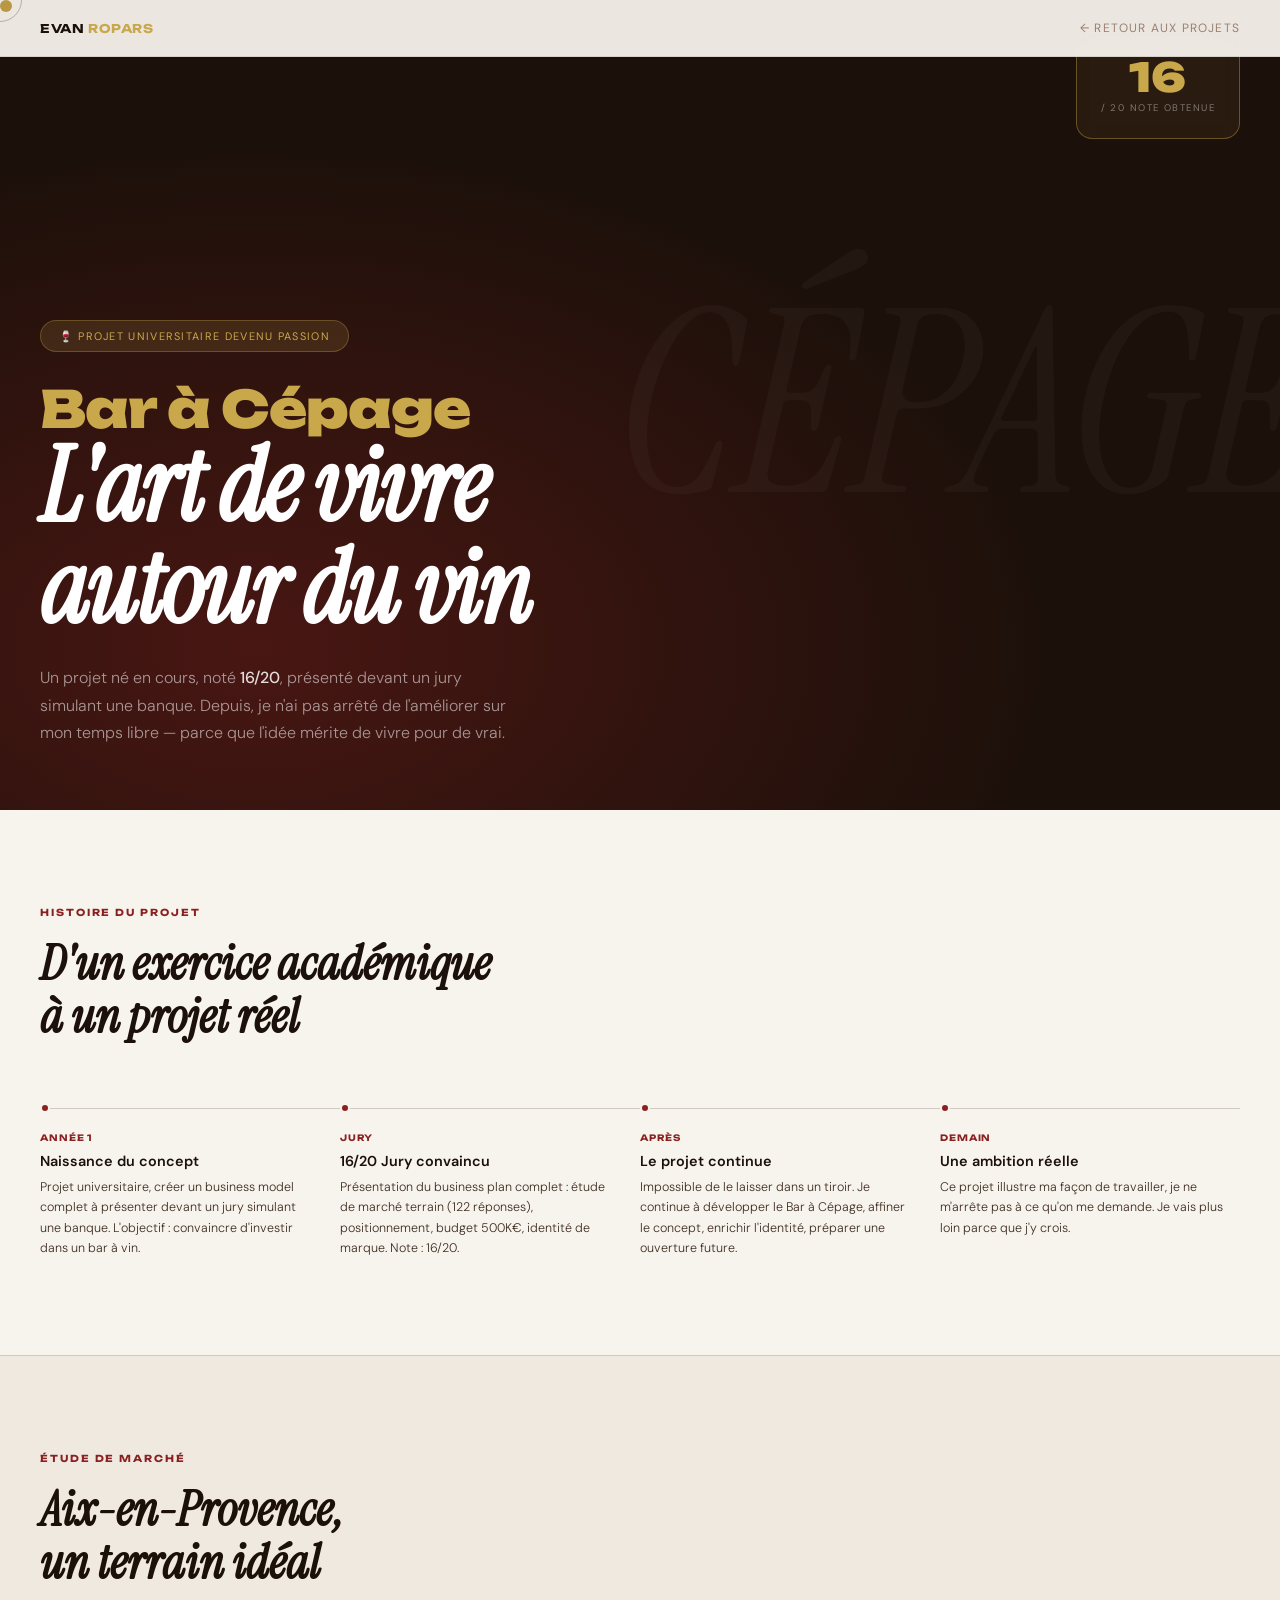
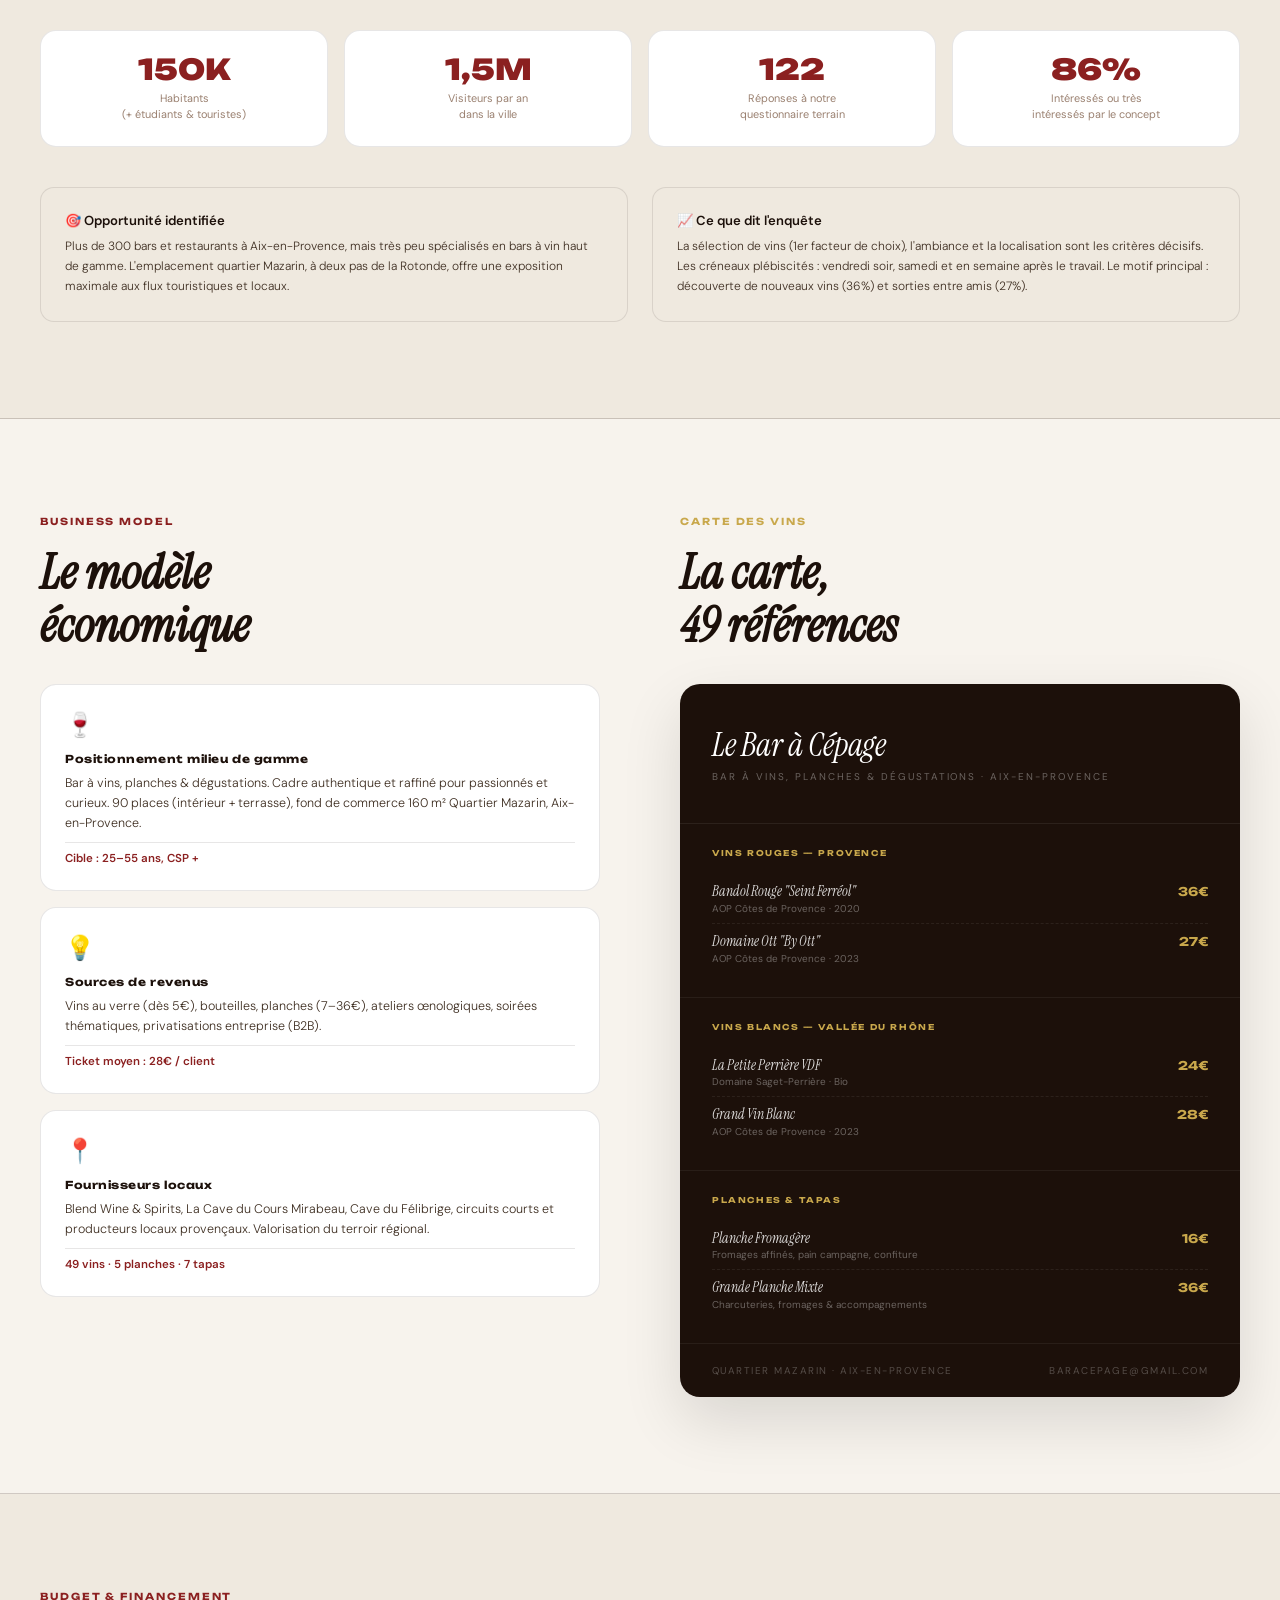
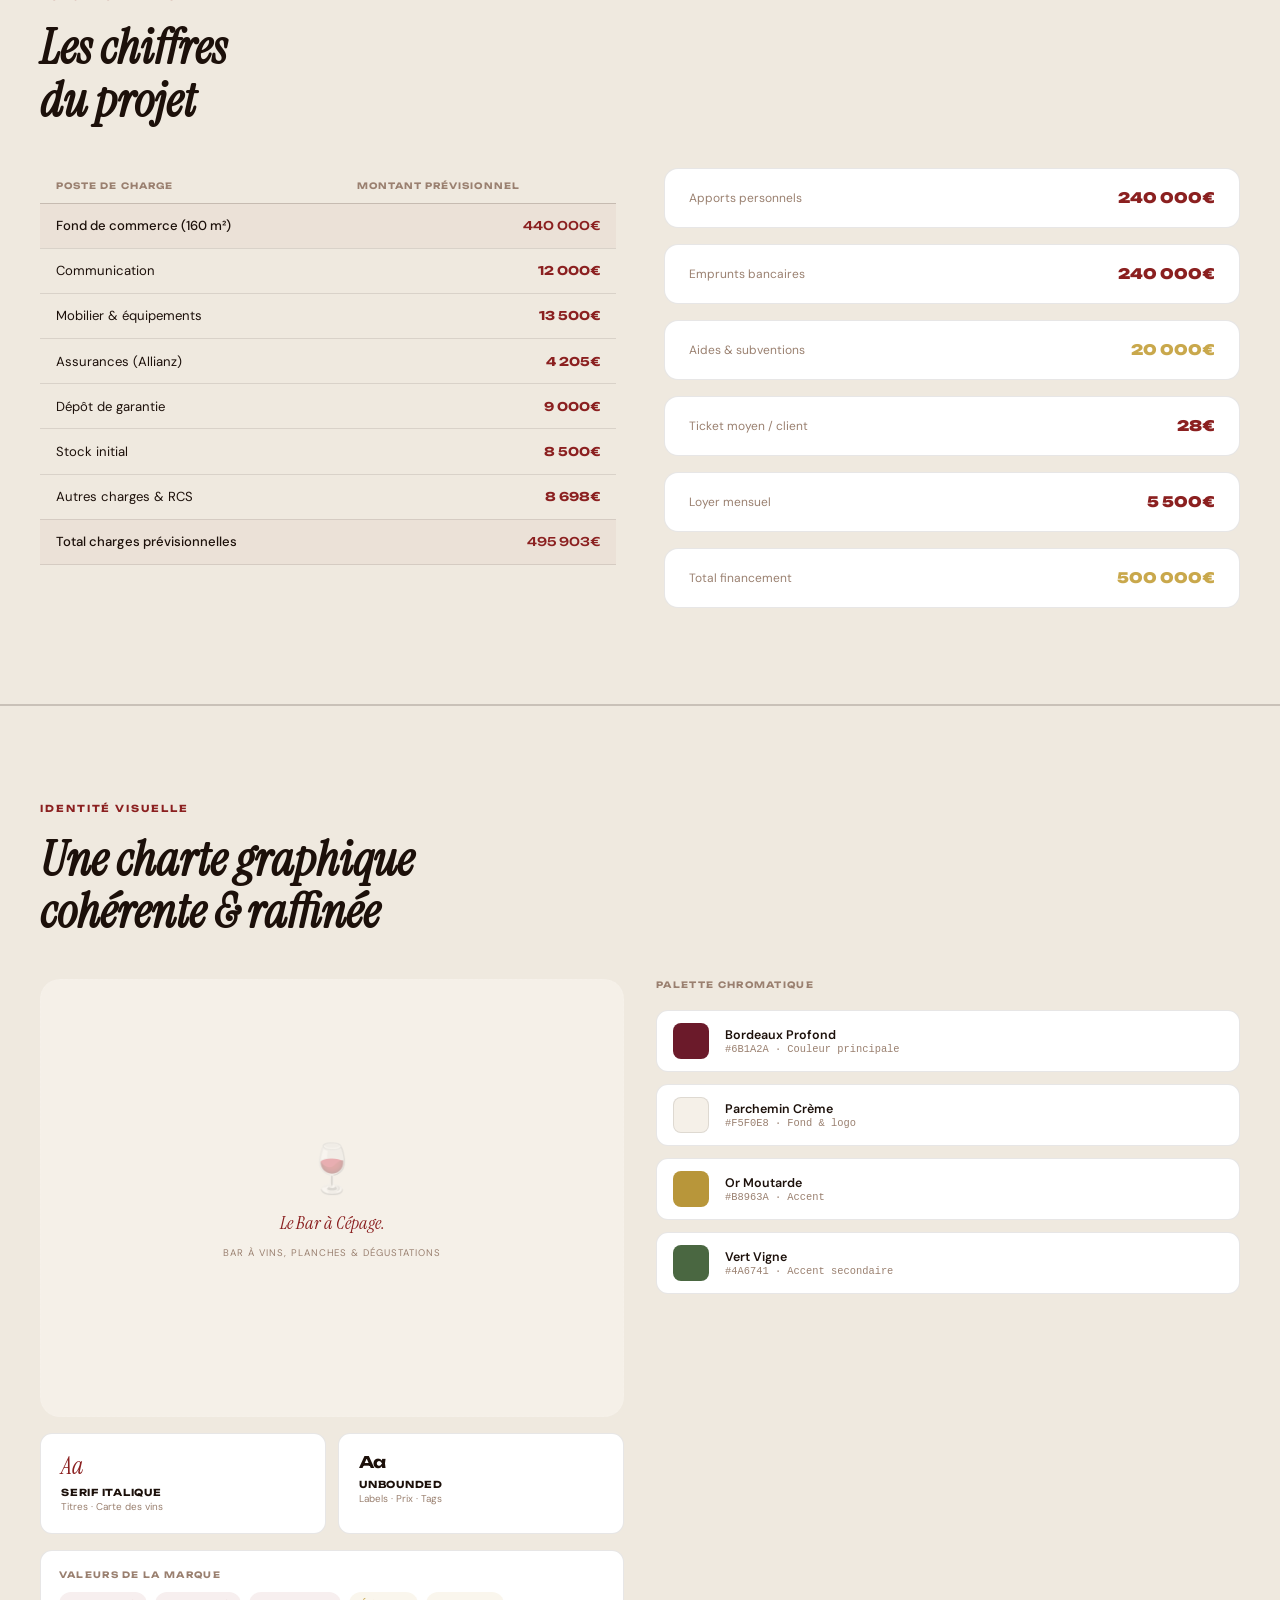
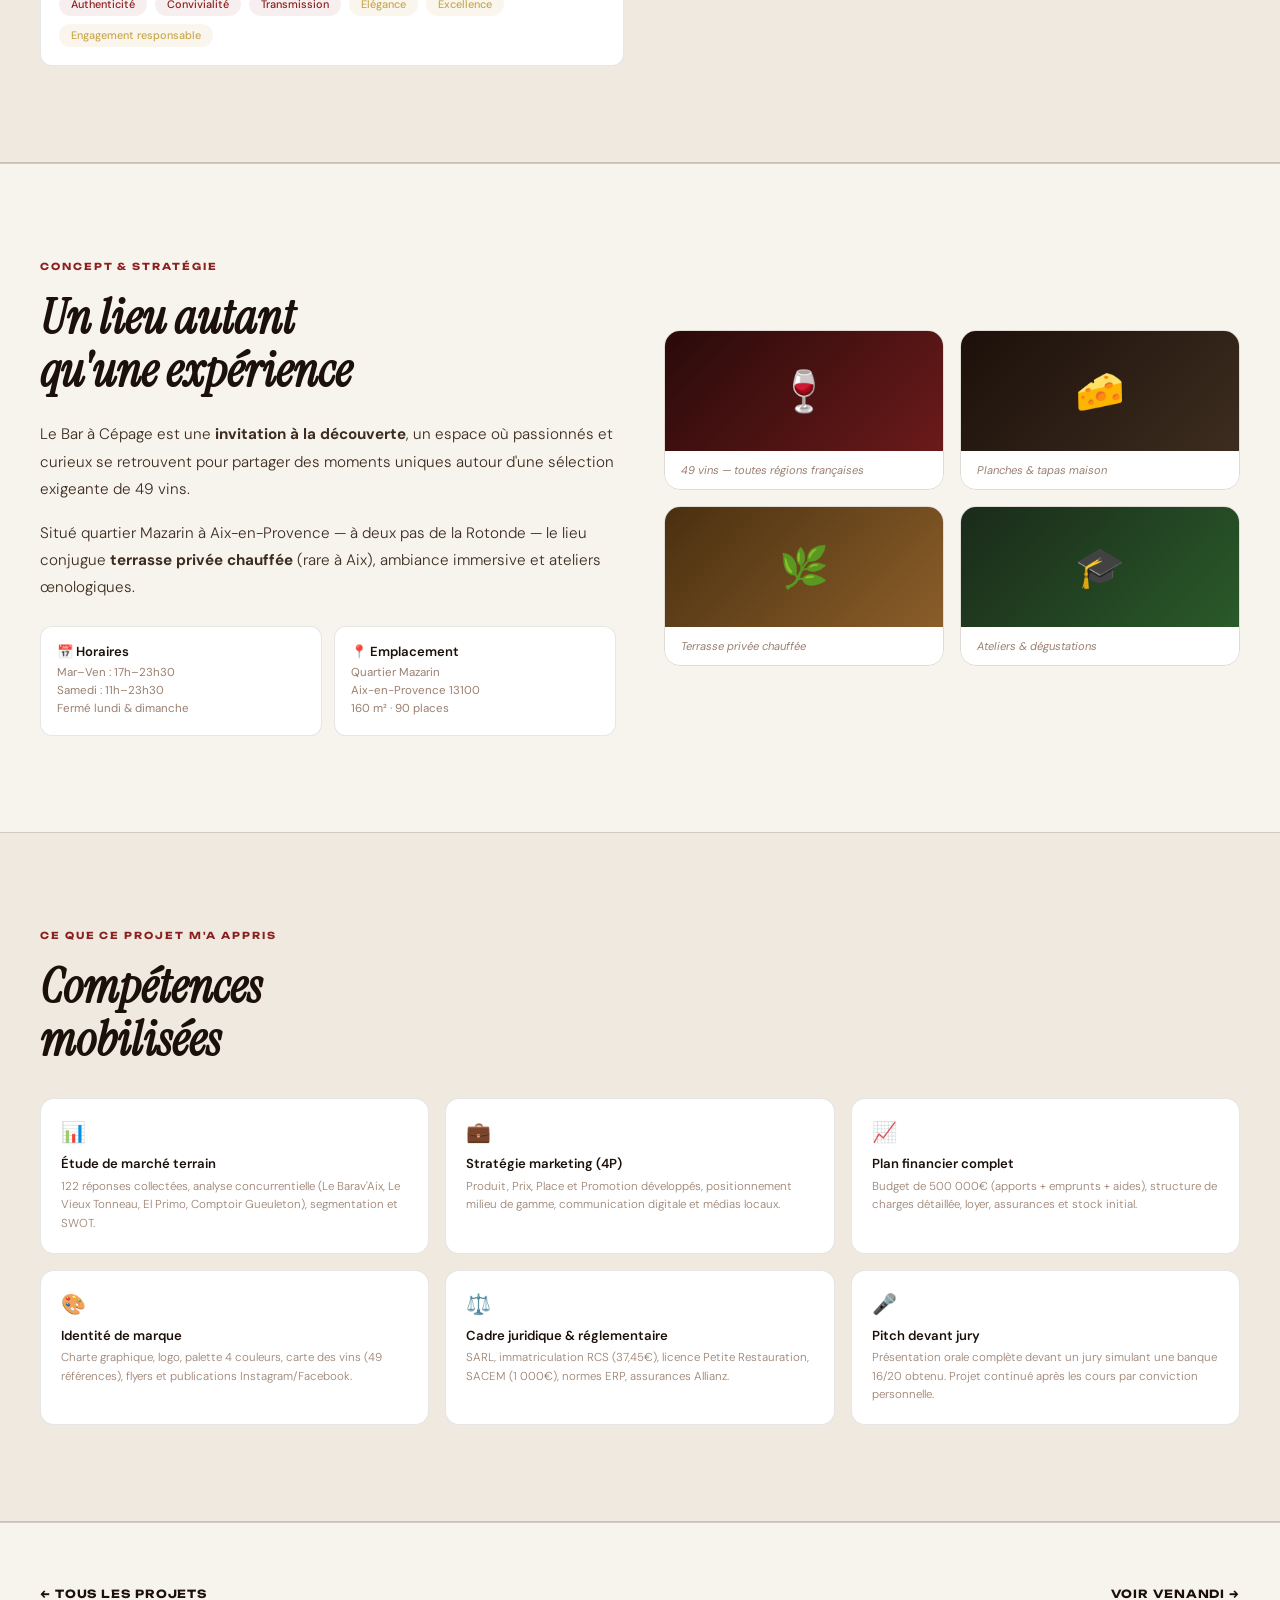
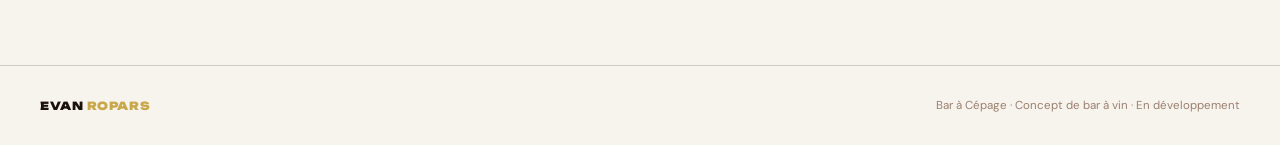
<file: cepage.html>
<!DOCTYPE html>
<html lang="fr">
  <head>
    <meta charset="UTF-8">
    <meta name="viewport" content="width=device-width, initial-scale=1.0">
    <title>Bar à Cépage — Evan Ropars</title>
    <link
      href="https://fonts.googleapis.com/css2?family=Unbounded:wght@300;400;600;700;900&family=Instrument+Serif:ital@0;1&family=DM+Sans:ital,wght@0,300;0,400;0,500;1,300&display=swap"
      rel="stylesheet">
    <style>
      *,
      *::before,
      *::after {
        box-sizing: border-box;
        margin: 0;
        padding: 0
      }

      :root {
        --bg: #f7f3ed;
        --bg2: #efe9df;
        --ink: #1c100a;
        --ink2: #3d2d20;
        --muted: #9a8070;
        --accent: #8b2020;
        --accent2: #c43030;
        --gold: #c9a84c;
        --gold2: #e8c870;
        --border: rgba(28, 16, 10, 0.1);
        --border2: rgba(28, 16, 10, 0.18)
      }

      html {
        scroll-behavior: smooth;
        overflow-x: hidden;
        overscroll-behavior-x: none
      }

      body {
        font-family: 'DM Sans', sans-serif;
        background: var(--bg);
        color: var(--ink);
        overflow-x: hidden;
        max-width: 100%;
        width: 100%;
        position: relative;
        overscroll-behavior-x: none;
        cursor: none
      }

      .page-wrap {
        width: 100%;
        max-width: 100vw;
        overflow-x: hidden;
        position: relative
      }

      .cur {
        position: fixed;
        pointer-events: none;
        z-index: 9999;
        mix-blend-mode: multiply
      }

      .cur-dot {
        width: 12px;
        height: 12px;
        border-radius: 50%;
        background: var(--gold)
      }

      .cur-ring {
        width: 44px;
        height: 44px;
        border-radius: 50%;
        border: 1.5px solid var(--ink);
        opacity: .25;
        transition: width .25s, height .25s, opacity .25s
      }

      .cur-ring.hover {
        width: 70px;
        height: 70px;
        opacity: .5
      }

      nav {
        position: fixed;
        top: 0;
        left: 0;
        right: 0;
        z-index: 200;
        display: flex;
        justify-content: space-between;
        align-items: center;
        padding: 1.25rem 2.5rem;
        background: rgba(247, 243, 237, 0.95);
        backdrop-filter: blur(16px);
        border-bottom: 1px solid var(--border)
      }

      .logo {
        font-family: 'Unbounded', sans-serif;
        font-size: .75rem;
        font-weight: 700;
        letter-spacing: .05em;
        color: var(--ink);
        text-decoration: none
      }

      .logo em {
        color: var(--gold);
        font-style: normal
      }

      .back-btn {
        display: flex;
        align-items: center;
        gap: .6rem;
        font-size: .75rem;
        letter-spacing: .1em;
        text-transform: uppercase;
        color: var(--muted);
        text-decoration: none;
        transition: color .2s;
        cursor: none
      }

      .back-btn:hover {
        color: var(--ink)
      }

      /* GRAND HERO CINÉMATIQUE */
      .cinematic-hero {
        min-height: 90vh;
        background: var(--ink);
        display: flex;
        align-items: flex-end;
        padding: 6rem 2.5rem 4rem;
        position: relative;
        overflow: hidden
      }

      .cinematic-hero::before {
        content: '';
        position: absolute;
        inset: 0;
        background: radial-gradient(ellipse at 20% 80%, rgba(139, 32, 32, 0.4) 0%, transparent 55%)
      }

      .cinematic-hero::after {
        content: 'CÉPAGE';
        position: absolute;
        right: -2rem;
        top: 50%;
        transform: translateY(-50%);
        font-family: 'Instrument Serif', serif;
        font-size: clamp(8rem, 20vw, 18rem);
        font-style: italic;
        color: rgba(255, 255, 255, .03);
        line-height: 1;
        pointer-events: none;
        white-space: nowrap
      }

      .hero-content {
        position: relative;
        z-index: 1;
        max-width: 800px
      }

      .hero-note {
        display: inline-flex;
        align-items: center;
        gap: .75rem;
        background: rgba(201, 168, 76, .15);
        border: 1px solid rgba(201, 168, 76, .3);
        border-radius: 100px;
        padding: .5rem 1.1rem;
        font-size: .68rem;
        letter-spacing: .12em;
        text-transform: uppercase;
        color: var(--gold);
        margin-bottom: 2rem
      }

      .cinematic-hero h1 {
        font-family: 'Instrument Serif', serif;
        font-size: clamp(3rem, 8vw, 7rem);
        font-style: italic;
        line-height: 1;
        color: white;
        letter-spacing: -.02em;
        margin-bottom: 1.5rem
      }

      .cinematic-hero h1 strong {
        font-family: 'Unbounded', sans-serif;
        font-style: normal;
        font-size: 50%;
        font-weight: 900;
        display: block;
        letter-spacing: -.02em;
        color: var(--gold)
      }

      .hero-sub {
        font-size: 1rem;
        color: rgba(255, 255, 255, .55);
        line-height: 1.7;
        max-width: 480px;
        font-weight: 300
      }

      .hero-sub strong {
        color: rgba(255, 255, 255, .85);
        font-weight: 500
      }

      .grade-badge {
        position: absolute;
        top: 2rem;
        right: 2.5rem;
        text-align: center;
        border: 1.5px solid rgba(201, 168, 76, .4);
        border-radius: 16px;
        padding: 1.5rem;
        backdrop-filter: blur(8px);
        background: rgba(201, 168, 76, .08)
      }

      .grade-n {
        font-family: 'Unbounded', sans-serif;
        font-size: 2.5rem;
        font-weight: 900;
        color: var(--gold);
        line-height: 1
      }

      .grade-l {
        font-size: .6rem;
        letter-spacing: .15em;
        text-transform: uppercase;
        color: rgba(255, 255, 255, .4);
        margin-top: .25rem
      }

      /* TIMELINE */
      .timeline {
        padding: 6rem 2.5rem;
        border-bottom: 1.5px solid var(--border2)
      }

      .section-label {
        font-family: 'Unbounded', sans-serif;
        font-size: .6rem;
        font-weight: 700;
        letter-spacing: .2em;
        text-transform: uppercase;
        color: var(--accent);
        margin-bottom: 1.25rem
      }

      .section-label.gold {
        color: var(--gold)
      }

      /* ── TIMELINE HORIZONTALE ── */
      .tl-items {
        display: grid;
        grid-template-columns: repeat(4, 1fr);
        margin-top: 4rem;
        position: relative
      }

      /* ligne centrale */
      .tl-items::after {
        content: '';
        position: absolute;
        top: 0;
        left: 0;
        right: 0;
        height: 1px;
        background: var(--border2)
      }

      .tl-item {
        padding: 0 2rem 0 0;
        position: relative
      }

      .tl-item:last-child { padding-right: 0 }

      /* point sur la ligne */
      .tl-item::before {
        content: '';
        position: absolute;
        top: -5px;
        left: 0;
        width: 10px;
        height: 10px;
        border-radius: 50%;
        background: var(--accent);
        border: 2px solid var(--bg);
        z-index: 1
      }

      /* supprime l'ancien ::after */
      .tl-item::after { display: none }

      .tl-date {
        font-family: 'Unbounded', sans-serif;
        font-size: .55rem;
        font-weight: 700;
        color: var(--accent);
        letter-spacing: .1em;
        text-transform: uppercase;
        margin-top: 1.5rem;
        margin-bottom: .6rem
      }

      .tl-title {
        font-size: .9rem;
        font-weight: 600;
        margin-bottom: .4rem;
        color: var(--ink)
      }

      .tl-desc {
        font-size: .78rem;
        color: var(--ink2);
        line-height: 1.65;
        font-weight: 300
      }

      /* BUSINESS MODEL */
      .bm-grid {
        display: grid;
        grid-template-columns: repeat(3, 1fr);
        gap: 1.5rem;
        margin-top: 2rem
      }

      .bm-card {
        background: white;
        border: 1.5px solid var(--border);
        border-radius: 16px;
        padding: 1.5rem;
        transition: border-color .2s, transform .2s
      }

      .bm-card:hover {
        border-color: var(--gold);
        transform: translateY(-3px)
      }

      .bm-icon {
        font-size: 1.5rem;
        margin-bottom: .75rem
      }

      .bm-title {
        font-family: 'Unbounded', sans-serif;
        font-size: .68rem;
        font-weight: 700;
        letter-spacing: .05em;
        margin-bottom: .5rem
      }

      .bm-body {
        font-size: .78rem;
        color: var(--ink2);
        line-height: 1.6;
        font-weight: 300
      }

      .bm-highlight {
        font-size: .72rem;
        font-weight: 600;
        color: var(--accent);
        margin-top: .5rem;
        padding-top: .5rem;
        border-top: 1px solid var(--border)
      }

      /* MENU MOCKUP */
      .menu-mockup {
        background: var(--ink);
        border-radius: 20px;
        overflow: hidden;
        box-shadow: 0 24px 60px rgba(0, 0, 0, .12)
      }

      .menu-cover {
        padding: 2.5rem 2rem;
        border-bottom: 1px solid rgba(255, 255, 255, .07)
      }

      .menu-cover-title {
        font-family: 'Instrument Serif', serif;
        font-size: 2rem;
        font-style: italic;
        color: white;
        margin-bottom: .25rem
      }

      .menu-cover-sub {
        font-size: .62rem;
        letter-spacing: .2em;
        text-transform: uppercase;
        color: rgba(255, 255, 255, .35)
      }

      .menu-section {
        padding: 1.5rem 2rem;
        border-bottom: 1px solid rgba(255, 255, 255, .06)
      }

      .menu-section-title {
        font-family: 'Unbounded', sans-serif;
        font-size: .5rem;
        font-weight: 700;
        letter-spacing: .2em;
        text-transform: uppercase;
        color: var(--gold);
        margin-bottom: 1rem
      }

      .menu-item {
        display: flex;
        justify-content: space-between;
        align-items: baseline;
        padding: .5rem 0;
        border-bottom: 1px dashed rgba(255, 255, 255, .07)
      }

      .menu-item:last-child {
        border-bottom: none
      }

      .menu-item-name {
        font-family: 'Instrument Serif', serif;
        font-style: italic;
        font-size: .9rem;
        color: rgba(255, 255, 255, .85)
      }

      .menu-item-region {
        font-size: .62rem;
        color: rgba(255, 255, 255, .35);
        margin-top: .1rem
      }

      .menu-item-price {
        font-family: 'Unbounded', sans-serif;
        font-size: .75rem;
        font-weight: 700;
        color: var(--gold)
      }

      .menu-footer {
        padding: 1.25rem 2rem;
        display: flex;
        justify-content: space-between;
        align-items: center
      }

      .menu-footer-text {
        font-size: .62rem;
        letter-spacing: .15em;
        text-transform: uppercase;
        color: rgba(255, 255, 255, .25)
      }

      /* AMBIANCE */
      .ambiance {
        padding: 6rem 2.5rem;
        background: var(--bg2);
        border-top: 1.5px solid var(--border2);
        border-bottom: 1.5px solid var(--border2)
      }

      .ambiance-grid {
        display: grid;
        grid-template-columns: 1fr 1fr;
        gap: 3rem;
        align-items: center
      }

      .ambiance-visuals {
        display: grid;
        grid-template-columns: 1fr 1fr;
        gap: 1rem
      }

      .ambiance-card {
        border-radius: 16px;
        overflow: hidden;
        border: 1.5px solid var(--border)
      }

      .ambiance-img {
        height: 120px;
        display: flex;
        align-items: center;
        justify-content: center;
        font-size: 2.5rem
      }

      .ambiance-cap {
        background: white;
        padding: .75rem 1rem;
        font-size: .7rem;
        color: var(--muted);
        font-style: italic
      }

      .back-section {
        padding: 4rem 2.5rem;
        border-top: 1.5px solid var(--border2);
        display: flex;
        justify-content: space-between;
        align-items: center
      }

      .next-proj {
        font-family: 'Unbounded', sans-serif;
        font-size: .7rem;
        font-weight: 700;
        letter-spacing: .08em;
        text-transform: uppercase;
        text-decoration: none;
        color: var(--ink);
        display: flex;
        align-items: center;
        gap: .75rem;
        transition: gap .2s;
        cursor: none
      }

      .next-proj:hover {
        gap: 1.25rem
      }

      .reveal {
        opacity: 0;
        transform: translateY(36px);
        transition: opacity .85s cubic-bezier(.22, 1, .36, 1), transform .85s cubic-bezier(.22, 1, .36, 1)
      }

      .reveal.in {
        opacity: 1;
        transform: none
      }

      .reveal-d1 {
        transition-delay: .08s
      }

      .reveal-d2 {
        transition-delay: .18s
      }

      .reveal-d3 {
        transition-delay: .28s
      }

      footer {
        border-top: 1.5px solid var(--border2);
        padding: 2rem 2.5rem;
        display: flex;
        justify-content: space-between;
        align-items: center
      }

      .foot-logo {
        font-family: 'Unbounded', sans-serif;
        font-size: .7rem;
        font-weight: 900;
        letter-spacing: .05em
      }

      .foot-logo em {
        color: var(--gold);
        font-style: normal
      }

      footer p {
        font-size: .72rem;
        color: var(--muted)
      }

      @media (pointer: coarse) { .cur { display: none } }

      /* ── MARCHÉ ── */
      .marche-grid { display: grid; grid-template-columns: repeat(4, 1fr); gap: 1rem; margin-top: 2.5rem; }
      .marche-card { background: white; border: 1.5px solid var(--border); border-radius: 16px; padding: 1.5rem 1.25rem; text-align: center; }
      .marche-n { font-family: 'Unbounded', sans-serif; font-size: clamp(1.2rem, 2.5vw, 1.8rem); font-weight: 900; color: var(--accent); margin-bottom: .4rem; line-height: 1; }
      .marche-l { font-size: .68rem; color: var(--muted); line-height: 1.5; }
      .marche-insight { margin-top: 2.5rem; display: grid; grid-template-columns: 1fr 1fr; gap: 1.5rem; }
      .marche-insight-card { background: var(--bg2); border-radius: 14px; padding: 1.5rem; border: 1.5px solid var(--border); }
      .marche-insight-title { font-weight: 600; font-size: .82rem; margin-bottom: .5rem; }
      .marche-insight-body { font-size: .75rem; color: var(--ink2); line-height: 1.65; font-weight: 300; }

      /* ── FINANCIER ── */
      .finance-wrap { margin-top: 2.5rem; display: grid; grid-template-columns: 1fr 1fr; gap: 3rem; align-items: start; }
      .finance-table { width: 100%; border-collapse: collapse; }
      .finance-table th { font-family: 'Unbounded', sans-serif; font-size: .55rem; font-weight: 700; letter-spacing: .12em; text-transform: uppercase; color: var(--muted); padding: .75rem 1rem; text-align: left; border-bottom: 1.5px solid var(--border2); }
      .finance-table td { padding: .85rem 1rem; font-size: .82rem; border-bottom: 1px solid var(--border); }
      .finance-table td:last-child { text-align: right; font-family: 'Unbounded', sans-serif; font-size: .75rem; font-weight: 700; color: var(--accent); }
      .finance-table tr.highlight td { background: rgba(139,32,32,.04); font-weight: 500; }
      .finance-kpis { display: flex; flex-direction: column; gap: 1rem; }
      .finance-kpi { background: white; border: 1.5px solid var(--border); border-radius: 14px; padding: 1.25rem 1.5rem; display: flex; justify-content: space-between; align-items: center; }
      .finance-kpi-label { font-size: .75rem; color: var(--muted); }
      .finance-kpi-val { font-family: 'Unbounded', sans-serif; font-size: .9rem; font-weight: 900; color: var(--accent); }
      .finance-kpi.gold .finance-kpi-val { color: var(--gold); }

      /* ── IDENTITÉ VISUELLE ── */
      .identity-grid { display: grid; grid-template-columns: 1fr 1fr; gap: 2rem; margin-top: 2.5rem; }
      .identity-logo-box { background: var(--ink); border-radius: 20px; aspect-ratio: 4/3; display: flex; align-items: center; justify-content: center; flex-direction: column; gap: .75rem; color: rgba(255,255,255,.3); font-size: .75rem; border: 1.5px dashed rgba(255,255,255,.1); }
      .identity-logo-box img { max-width: 60%; max-height: 60%; object-fit: contain; }
      .identity-palette { display: flex; flex-direction: column; gap: .75rem; }
      .identity-color { display: flex; align-items: center; gap: 1rem; background: white; border: 1.5px solid var(--border); border-radius: 12px; padding: .75rem 1rem; overflow: hidden; }
      .identity-swatch { width: 36px; height: 36px; border-radius: 8px; flex-shrink: 0; }
      .identity-color-name { font-weight: 600; font-size: .78rem; }
      .identity-color-hex { font-size: .65rem; color: var(--muted); font-family: monospace; }
      .identity-typo-row { display: grid; grid-template-columns: 1fr 1fr; gap: .75rem; margin-top: .75rem; }
      .identity-typo-card { background: white; border: 1.5px solid var(--border); border-radius: 12px; padding: 1.25rem; }
      .identity-typo-sample { font-size: 1.5rem; margin-bottom: .5rem; line-height: 1; }
      .identity-typo-meta { font-size: .62rem; color: var(--muted); }
      .identity-typo-meta strong { display: block; font-size: .6rem; color: var(--ink); font-family: 'Unbounded', sans-serif; letter-spacing: .08em; text-transform: uppercase; margin-bottom: .15rem; }

      /* ── COMPÉTENCES ── */
      .skills-grid { display: grid; grid-template-columns: repeat(3, 1fr); gap: 1rem; margin-top: 2rem; }
      .skill-card { background: white; border: 1.5px solid var(--border); border-radius: 14px; padding: 1.25rem; }
      .skill-icon { font-size: 1.25rem; margin-bottom: .6rem; }
      .skill-title { font-weight: 600; font-size: .82rem; margin-bottom: .35rem; }
      .skill-desc { font-size: .72rem; color: var(--muted); line-height: 1.6; font-weight: 300; }

      /* ══════════════════════════════
         RESPONSIVE — TABLETTE 768px
      ══════════════════════════════ */
      @media(max-width:768px) {
        nav { padding: 1rem 1.25rem }
        .cinematic-hero { padding: 5rem 1.25rem 3rem; min-height: 60vh; overflow: hidden }
        .cinematic-hero::after { display: none }
        .grade-badge { position: relative; top: auto; right: auto; display: inline-block; margin-top: 2rem }
        .timeline, .ambiance { padding: 4rem 1.25rem }
        .tl-items { grid-template-columns: 1fr 1fr; gap: 2.5rem 2rem }
        .tl-items::after { display: none }
        .marche-grid { grid-template-columns: 1fr 1fr }
        .marche-insight { grid-template-columns: 1fr }
        .bm-grid { grid-template-columns: 1fr }
        .ambiance-grid { grid-template-columns: 1fr; gap: 2rem }
        .finance-wrap { grid-template-columns: 1fr !important; gap: 2rem }
        .identity-grid { grid-template-columns: 1fr !important }
        .identity-typo-row { grid-template-columns: 1fr 1fr }
        .skills-grid { grid-template-columns: 1fr 1fr }
        .back-section { flex-direction: column; gap: 1.5rem; align-items: flex-start; padding: 2.5rem 1.25rem }
      }

      /* ══════════════════════════════════════
         RESPONSIVE — MOBILE 480px
      ══════════════════════════════════════ */
      @media(max-width:480px) {

        /* ── ANTI-OVERFLOW ── */
        * { max-width: 100%; word-break: break-word; box-sizing: border-box }
        section, .timeline, .ambiance, .page-wrap { overflow-x: hidden }
        img, table, pre, iframe { max-width: 100% !important }

        /* ── NAV ── */
        nav { padding: .7rem 1.25rem }
        .logo { font-size: .58rem }
        .back-btn { font-size: .55rem; letter-spacing: .04em }

        /* ── HERO ── */
        .cinematic-hero {
          padding: 5rem 1.25rem 2.25rem;
          min-height: auto;
          flex-direction: column;
          align-items: flex-start;
          gap: 0;
          overflow: hidden
        }
        .cinematic-hero::after { display: none }
        /* badge en ligne compact, sous le titre */
        .grade-badge {
          position: static;
          display: inline-flex;
          align-items: center;
          gap: .5rem;
          padding: .5rem .9rem;
          margin-top: 1.25rem;
          border-radius: 10px;
          order: 1
        }
        .grade-n { font-size: 1.3rem }
        .grade-l { font-size: .5rem }
        /* pill du hero-note : pleine largeur pour ne pas déborder */
        .hero-note {
          display: flex;
          width: 100%;
          max-width: 100%;
          font-size: .5rem;
          padding: .3rem .8rem;
          margin-bottom: .9rem;
          gap: .3rem;
          overflow: hidden
        }
        .cinematic-hero h1 { font-size: 2.1rem; margin-bottom: .75rem; line-height: 1.05 }
        .cinematic-hero h1 strong { font-size: 35% }
        .hero-sub { font-size: .78rem; max-width: 100%; line-height: 1.6 }

        .hero-content { width: 100%; max-width: 100% }

        /* ── TITRES DE SECTION ── */
        .section-label { font-size: .48rem; margin-bottom: .4rem }
        /* override inline font-size sur les h2 */
        section h2, .timeline h2, .ambiance h2 {
          font-size: 1.45rem !important;
          line-height: 1.15 !important;
          margin-bottom: 1.25rem !important
        }

        /* ── PADDING SECTIONS ── */
        .timeline { padding: 2.25rem 1.25rem !important }
        .ambiance  { padding: 2.25rem 1.25rem !important }
        .back-section { padding: 1.5rem 1.25rem !important; flex-direction: column; gap: .85rem; align-items: flex-start }
        footer { padding: 1.1rem 1.25rem !important; flex-direction: column; gap: .3rem }
        footer p { font-size: .58rem }
        section[style] {
          padding-left:  1.25rem !important;
          padding-right: 1.25rem !important;
          padding-top:    2.25rem !important;
          padding-bottom: 2.25rem !important
        }

        /* ── TIMELINE verticale ── */
        .tl-items { display: flex; flex-direction: column; gap: 0; margin-top: 1.25rem; position: relative }
        .tl-items::after { display: none }
        .tl-items::before { content: ''; display: block; position: absolute; left: 3px; top: 0; bottom: 0; width: 1px; background: var(--border) }
        .tl-item { padding: 1.1rem 0 1.1rem 1.35rem; border-bottom: 1px solid var(--border); position: relative }
        .tl-item:last-child { border-bottom: none }
        .tl-item::before { display: block; content: ''; position: absolute; left: 0; top: 1.5rem; width: 8px; height: 8px; border-radius: 50%; background: var(--accent); border: 2px solid var(--bg); z-index: 1 }
        .tl-item::after { display: none }
        .tl-date { margin-bottom: .25rem; font-size: .5rem; color: var(--accent) }
        .tl-title { font-size: .8rem; margin-bottom: .25rem }
        .tl-desc  { font-size: .7rem; line-height: 1.5 }

        /* ── MARCHÉ ── */
        .marche-grid { grid-template-columns: 1fr 1fr; gap: .5rem; margin-top: 1.25rem }
        .marche-card { padding: .9rem .8rem }
        .marche-n { font-size: 1.15rem }
        .marche-l { font-size: .56rem }
        .marche-insight { grid-template-columns: 1fr; gap: .5rem; margin-top: 1rem }
        .marche-insight-card { padding: .85rem }
        .marche-insight-title { font-size: .75rem }
        .marche-insight-body { font-size: .68rem }

        /* ── BM + CARTE : colonne unique ── */
        section[style] > div[style*="grid"] { display: flex !important; flex-direction: column !important; gap: 1.5rem !important }
        .bm-grid { gap: .45rem }
        .bm-card { padding: .85rem }
        .bm-icon { font-size: 1rem }
        .bm-title { font-size: .6rem }
        .bm-body { font-size: .7rem }
        .bm-highlight { font-size: .6rem; padding: .3rem .5rem }

        /* ── MENU ── */
        .menu-mockup { border-radius: 12px }
        .menu-cover { padding: 1rem .9rem }
        .menu-cover-title { font-size: 1.1rem }
        .menu-section { padding: .75rem .9rem }
        .menu-item { gap: .12rem }
        .menu-item-name { font-size: .75rem }
        .menu-item-region { font-size: .54rem }
        .menu-item-price { font-size: .65rem }
        .menu-footer { flex-direction: column; gap: .25rem; padding: .7rem .9rem; font-size: .58rem }

        /* ── FINANCE ── */
        .finance-wrap { gap: .85rem }
        .finance-table { display: block; overflow-x: auto; -webkit-overflow-scrolling: touch }
        .finance-table th { font-size: .46rem; padding: .45rem .5rem }
        .finance-table td { font-size: .7rem; padding: .55rem .5rem }
        .finance-kpis { display: grid; grid-template-columns: 1fr 1fr; gap: .4rem }
        .finance-kpi { padding: .75rem .8rem }
        .finance-kpi-label { font-size: .56rem }
        .finance-kpi-val { font-size: .75rem }

        /* ── IDENTITÉ ── */
        .identity-grid { gap: 1rem }
        .identity-logo-box { aspect-ratio: 16/5; border-radius: 10px }
        .identity-typo-row { grid-template-columns: 1fr 1fr; gap: .4rem; margin-top: .5rem }
        .identity-typo-card { padding: .7rem }
        .identity-typo-sample { font-size: .95rem; margin-bottom: .25rem }
        .identity-typo-meta { font-size: .52rem }
        .identity-color { padding: .45rem .65rem; gap: .55rem }
        .identity-swatch { width: 22px; height: 22px; border-radius: 5px; flex-shrink: 0 }
        .identity-color-name { font-size: .65rem }
        .identity-color-hex { font-size: .52rem }

        /* ── AMBIANCE ── */
        .ambiance-grid { gap: 1.1rem }
        .ambiance-visuals { gap: .4rem }
        .ambiance-img { height: 65px; font-size: 1.4rem }
        .ambiance-cap { font-size: .56rem; padding: .38rem .6rem }

        /* ── COMPÉTENCES ── */
        .skills-grid { grid-template-columns: 1fr !important; gap: .45rem }
        .skill-card { padding: .8rem .95rem; display: flex; align-items: flex-start; gap: .7rem }
        .skill-icon { font-size: .9rem; margin-bottom: 0; flex-shrink: 0; margin-top: .05rem }
        .skill-title { font-size: .72rem; margin-bottom: .12rem }
        .skill-desc { font-size: .62rem }

        /* ── LIENS BAS DE PAGE ── */
        .next-proj { font-size: .6rem; padding: .55rem .8rem }
      }

    </style>
  </head>
  <body>
    <div class="cur" id="cd">
      <div class="cur-dot"></div>
    </div>
    <div class="cur" id="cr">
      <div class="cur-ring" id="crr"></div>
    </div>
    <div class="page-wrap">
    <nav>
      <a href="index.html" class="logo">EVAN <em>ROPARS</em></a>
      <a href="index.html" class="back-btn">← Retour aux projets</a>
    </nav>

    <!-- HERO -->
    <section class="cinematic-hero">
      <div class="grade-badge reveal">
        <div class="grade-n">16</div>
        <div class="grade-l">/ 20 Note obtenue</div>
      </div>
      <div class="hero-content">
        <div class="hero-note reveal">🍷 Projet universitaire devenu passion</div>
        <h1 class="reveal reveal-d1"><strong>Bar à Cépage</strong>L'art de vivre<br>autour du vin</h1>
        <p class="hero-sub reveal reveal-d2">Un projet né en cours, noté <strong>16/20</strong>, présenté devant un jury simulant une banque. Depuis, je n'ai pas arrêté de l'améliorer sur mon temps libre — parce que l'idée mérite de vivre pour de vrai.</p>
      </div>
    </section>

    <!-- TIMELINE -->
    <section class="timeline">
      <div class="section-label reveal">Histoire du projet</div>
      <h2 class="reveal reveal-d1" style="font-family:'Instrument Serif',serif;font-size:clamp(1.8rem,4vw,3rem);font-style:italic;line-height:1.1;margin-bottom:.5rem;">D'un exercice académique<br>à un projet réel</h2>
      <div class="tl-items">
        <div class="tl-item reveal">
          <div class="tl-date">Année 1</div>
          <div class="tl-title">Naissance du concept</div>
          <div class="tl-desc">Projet universitaire, créer un business model complet à présenter devant un jury simulant une banque. L'objectif : convaincre d'investir dans un bar à vin.</div>
        </div>
        <div class="tl-item reveal reveal-d1">
          <div class="tl-date">Jury</div>
          <div class="tl-title">16/20 Jury convaincu</div>
          <div class="tl-desc">Présentation du business plan complet : étude de marché terrain (122 réponses), positionnement, budget 500K€, identité de marque. Note : 16/20.</div>
        </div>
        <div class="tl-item reveal reveal-d2">
          <div class="tl-date">Après</div>
          <div class="tl-title">Le projet continue</div>
          <div class="tl-desc">Impossible de le laisser dans un tiroir. Je continue à développer le Bar à Cépage, affiner le concept, enrichir l'identité, préparer une ouverture future.</div>
        </div>
        <div class="tl-item reveal reveal-d3">
          <div class="tl-date">Demain</div>
          <div class="tl-title">Une ambition réelle</div>
          <div class="tl-desc">Ce projet illustre ma façon de travailler, je ne m'arrête pas à ce qu'on me demande. Je vais plus loin parce que j'y crois.</div>
        </div>
      </div>
    </section>

    <!-- ÉTUDE DE MARCHÉ -->
    <section style="padding:6rem 2.5rem;border-bottom:1.5px solid var(--border2);background:var(--bg2);">
      <div class="section-label reveal">Étude de marché</div>
      <h2 class="reveal reveal-d1" style="font-family:'Instrument Serif',serif;font-size:clamp(1.8rem,4vw,3rem);font-style:italic;line-height:1.1;margin-bottom:2rem;">Aix-en-Provence, <br>un terrain idéal</h2>
      <div class="marche-grid reveal reveal-d2">
        <div class="marche-card">
          <div class="marche-n">150K</div>
          <div class="marche-l">Habitants<br>(+ étudiants & touristes)</div>
        </div>
        <div class="marche-card">
          <div class="marche-n">1,5M</div>
          <div class="marche-l">Visiteurs par an<br>dans la ville</div>
        </div>
        <div class="marche-card">
          <div class="marche-n">122</div>
          <div class="marche-l">Réponses à notre<br>questionnaire terrain</div>
        </div>
        <div class="marche-card">
          <div class="marche-n">86%</div>
          <div class="marche-l">Intéressés ou très<br>intéressés par le concept</div>
        </div>
      </div>
      <div class="marche-insight reveal reveal-d3">
        <div class="marche-insight-card">
          <div class="marche-insight-title">🎯 Opportunité identifiée</div>
          <div class="marche-insight-body">Plus de 300 bars et restaurants à Aix-en-Provence, mais très peu spécialisés en bars à vin haut de gamme. L'emplacement quartier Mazarin, à deux pas de la Rotonde, offre une exposition maximale aux flux touristiques et locaux.</div>
        </div>
        <div class="marche-insight-card">
          <div class="marche-insight-title">📈 Ce que dit l'enquête</div>
          <div class="marche-insight-body">La sélection de vins (1er facteur de choix), l'ambiance et la localisation sont les critères décisifs. Les créneaux plébiscités : vendredi soir, samedi et en semaine après le travail. Le motif principal : découverte de nouveaux vins (36%) et sorties entre amis (27%).</div>
        </div>
      </div>
    </section>

    <!-- BUSINESS MODEL + CARTE -->
    <section style="padding:6rem 2.5rem;border-bottom:1.5px solid var(--border2);">
      <div style="display:grid;grid-template-columns:1fr 1fr;gap:5rem;align-items:start;">
        <div>
          <div class="section-label reveal">Business Model</div>
          <h2 class="reveal reveal-d1" style="font-family:'Instrument Serif',serif;font-size:clamp(1.8rem,4vw,3rem);font-style:italic;line-height:1.1;margin-bottom:2rem;">Le modèle<br>économique</h2>
          <div class="bm-grid" style="grid-template-columns:1fr;gap:1rem;">
            <div class="bm-card reveal">
              <div class="bm-icon">🍷</div>
              <div class="bm-title">Positionnement milieu de gamme</div>
              <div class="bm-body">Bar à vins, planches & dégustations. Cadre authentique et raffiné pour passionnés et curieux. 90 places (intérieur + terrasse), fond de commerce 160 m² Quartier Mazarin, Aix-en-Provence.</div>
              <div class="bm-highlight">Cible : 25–55 ans, CSP +</div>
            </div>
            <div class="bm-card reveal reveal-d1">
              <div class="bm-icon">💡</div>
              <div class="bm-title">Sources de revenus</div>
              <div class="bm-body">Vins au verre (dès 5€), bouteilles, planches (7–36€), ateliers œnologiques, soirées thématiques, privatisations entreprise (B2B).</div>
              <div class="bm-highlight">Ticket moyen : 28€ / client</div>
            </div>
            <div class="bm-card reveal reveal-d2">
              <div class="bm-icon">📍</div>
              <div class="bm-title">Fournisseurs locaux</div>
              <div class="bm-body">Blend Wine & Spirits, La Cave du Cours Mirabeau, Cave du Félibrige, circuits courts et producteurs locaux provençaux. Valorisation du terroir régional.</div>
              <div class="bm-highlight">49 vins · 5 planches · 7 tapas</div>
            </div>
          </div>
        </div>
        <div>
          <div class="section-label reveal gold">Carte des vins</div>
          <h2 class="reveal reveal-d1" style="font-family:'Instrument Serif',serif;font-size:clamp(1.8rem,4vw,3rem);font-style:italic;line-height:1.1;margin-bottom:2rem;">La carte,<br>49 références</h2>
          <div class="menu-mockup reveal reveal-d2">
            <div class="menu-cover">
              <div class="menu-cover-title">Le Bar à Cépage</div>
              <div class="menu-cover-sub">Bar à vins, Planches & Dégustations · Aix-en-Provence</div>
            </div>
            <div class="menu-section">
              <div class="menu-section-title">Vins rouges — Provence</div>
              <div class="menu-item">
                <div><div class="menu-item-name">Bandol Rouge "Seint Ferréol"</div><div class="menu-item-region">AOP Côtes de Provence · 2020</div></div>
                <div class="menu-item-price">36€</div>
              </div>
              <div class="menu-item">
                <div><div class="menu-item-name">Domaine Ott "By Ott"</div><div class="menu-item-region">AOP Côtes de Provence · 2023</div></div>
                <div class="menu-item-price">27€</div>
              </div>
            </div>
            <div class="menu-section">
              <div class="menu-section-title">Vins blancs — Vallée du Rhône</div>
              <div class="menu-item">
                <div><div class="menu-item-name">La Petite Perrière VDF</div><div class="menu-item-region">Domaine Saget-Perrière · Bio</div></div>
                <div class="menu-item-price">24€</div>
              </div>
              <div class="menu-item">
                <div><div class="menu-item-name">Grand Vin Blanc</div><div class="menu-item-region">AOP Côtes de Provence · 2023</div></div>
                <div class="menu-item-price">28€</div>
              </div>
            </div>
            <div class="menu-section">
              <div class="menu-section-title">Planches & Tapas</div>
              <div class="menu-item">
                <div><div class="menu-item-name">Planche Fromagère</div><div class="menu-item-region">Fromages affinés, pain campagne, confiture</div></div>
                <div class="menu-item-price">16€</div>
              </div>
              <div class="menu-item">
                <div><div class="menu-item-name">Grande Planche Mixte</div><div class="menu-item-region">Charcuteries, fromages & accompagnements</div></div>
                <div class="menu-item-price">36€</div>
              </div>
            </div>
            <div class="menu-footer">
              <span class="menu-footer-text">Quartier Mazarin · Aix-en-Provence</span>
              <span class="menu-footer-text">baracepage@gmail.com</span>
            </div>
          </div>
        </div>
      </div>
    </section>

    <!-- PRÉVISIONS FINANCIÈRES -->
    <section style="padding:6rem 2.5rem;border-bottom:1.5px solid var(--border2);background:var(--bg2);">
      <div class="section-label reveal">Budget & Financement</div>
      <h2 class="reveal reveal-d1" style="font-family:'Instrument Serif',serif;font-size:clamp(1.8rem,4vw,3rem);font-style:italic;line-height:1.1;margin-bottom:2rem;">Les chiffres<br>du projet</h2>
      <div class="finance-wrap reveal reveal-d2">
        <table class="finance-table">
          <thead>
            <tr>
              <th>Poste de charge</th>
              <th>Montant prévisionnel</th>
            </tr>
          </thead>
          <tbody>
            <tr class="highlight">
              <td>Fond de commerce (160 m²)</td>
              <td>440 000€</td>
            </tr>
            <tr>
              <td>Communication</td>
              <td>12 000€</td>
            </tr>
            <tr>
              <td>Mobilier & équipements</td>
              <td>13 500€</td>
            </tr>
            <tr>
              <td>Assurances (Allianz)</td>
              <td>4 205€</td>
            </tr>
            <tr>
              <td>Dépôt de garantie</td>
              <td>9 000€</td>
            </tr>
            <tr>
              <td>Stock initial</td>
              <td>8 500€</td>
            </tr>
            <tr>
              <td>Autres charges & RCS</td>
              <td>8 698€</td>
            </tr>
            <tr class="highlight">
              <td>Total charges prévisionnelles</td>
              <td>495 903€</td>
            </tr>
          </tbody>
        </table>
        <div class="finance-kpis">
          <div class="finance-kpi">
            <span class="finance-kpi-label">Apports personnels</span>
            <span class="finance-kpi-val">240 000€</span>
          </div>
          <div class="finance-kpi">
            <span class="finance-kpi-label">Emprunts bancaires</span>
            <span class="finance-kpi-val">240 000€</span>
          </div>
          <div class="finance-kpi gold">
            <span class="finance-kpi-label">Aides & subventions</span>
            <span class="finance-kpi-val">20 000€</span>
          </div>
          <div class="finance-kpi">
            <span class="finance-kpi-label">Ticket moyen / client</span>
            <span class="finance-kpi-val">28€</span>
          </div>
          <div class="finance-kpi">
            <span class="finance-kpi-label">Loyer mensuel</span>
            <span class="finance-kpi-val">5 500€</span>
          </div>
          <div class="finance-kpi gold">
            <span class="finance-kpi-label">Total financement</span>
            <span class="finance-kpi-val">500 000€</span>
          </div>
        </div>
      </div>
    </section>

    <!-- IDENTITÉ VISUELLE -->
    <section class="ambiance">
      <div class="section-label reveal">Identité visuelle</div>
      <h2 class="reveal reveal-d1" style="font-family:'Instrument Serif',serif;font-size:clamp(1.8rem,4vw,3rem);font-style:italic;line-height:1.1;margin-bottom:2rem;">Une charte graphique<br>cohérente & raffinée</h2>
      <div class="identity-grid reveal reveal-d2">
        <div>
          <div class="identity-logo-box" style="background:#f5f0e8;">
            <span style="font-size:3rem;">🍷</span>
            <span style="color:#8b2020;font-family:'Instrument Serif',serif;font-size:1.1rem;font-style:italic;">Le Bar à Cépage.</span>
            <span style="color:#9a8070;font-size:.6rem;letter-spacing:.1em;text-transform:uppercase;">Bar à vins, Planches & dégustations</span>
          </div>
          <div class="identity-typo-row" style="margin-top:1rem;">
            <div class="identity-typo-card">
              <div class="identity-typo-sample" style="font-family:'Instrument Serif',serif;font-style:italic;color:var(--accent);">Aa</div>
              <div class="identity-typo-meta"><strong>Serif italique</strong>Titres · Carte des vins</div>
            </div>
            <div class="identity-typo-card">
              <div class="identity-typo-sample" style="font-family:'Unbounded',sans-serif;font-size:1rem;font-weight:700;">Aa</div>
              <div class="identity-typo-meta"><strong>Unbounded</strong>Labels · Prix · Tags</div>
            </div>
          </div>
          <div style="margin-top:1rem;background:white;border:1.5px solid var(--border);border-radius:12px;padding:1.1rem;">
            <div style="font-family:'Unbounded',sans-serif;font-size:.55rem;font-weight:700;letter-spacing:.15em;text-transform:uppercase;color:var(--muted);margin-bottom:.75rem;">Valeurs de la marque</div>
            <div style="display:flex;flex-wrap:wrap;gap:.5rem;">
              <span style="background:rgba(139,32,32,.07);color:var(--accent);border-radius:100px;padding:.3rem .75rem;font-size:.68rem;font-weight:500;">Authenticité</span>
              <span style="background:rgba(139,32,32,.07);color:var(--accent);border-radius:100px;padding:.3rem .75rem;font-size:.68rem;font-weight:500;">Convivialité</span>
              <span style="background:rgba(139,32,32,.07);color:var(--accent);border-radius:100px;padding:.3rem .75rem;font-size:.68rem;font-weight:500;">Transmission</span>
              <span style="background:rgba(201,168,76,.1);color:var(--gold);border-radius:100px;padding:.3rem .75rem;font-size:.68rem;font-weight:500;">Élégance</span>
              <span style="background:rgba(201,168,76,.1);color:var(--gold);border-radius:100px;padding:.3rem .75rem;font-size:.68rem;font-weight:500;">Excellence</span>
              <span style="background:rgba(201,168,76,.1);color:var(--gold);border-radius:100px;padding:.3rem .75rem;font-size:.68rem;font-weight:500;">Engagement responsable</span>
            </div>
          </div>
        </div>
        <div class="identity-palette">
          <div style="font-family:'Unbounded',sans-serif;font-size:.55rem;font-weight:700;letter-spacing:.15em;text-transform:uppercase;color:var(--muted);margin-bottom:.5rem;">Palette chromatique</div>
          <div class="identity-color">
            <div class="identity-swatch" style="background:#6b1a2a;"></div>
            <div><div class="identity-color-name">Bordeaux Profond</div><div class="identity-color-hex">#6B1A2A · Couleur principale</div></div>
          </div>
          <div class="identity-color">
            <div class="identity-swatch" style="background:#f5f0e8;border:1px solid var(--border);"></div>
            <div><div class="identity-color-name">Parchemin Crème</div><div class="identity-color-hex">#F5F0E8 · Fond & logo</div></div>
          </div>
          <div class="identity-color">
            <div class="identity-swatch" style="background:#b8963a;"></div>
            <div><div class="identity-color-name">Or Moutarde</div><div class="identity-color-hex">#B8963A · Accent</div></div>
          </div>
          <div class="identity-color">
            <div class="identity-swatch" style="background:#4a6741;"></div>
            <div><div class="identity-color-name">Vert Vigne</div><div class="identity-color-hex">#4A6741 · Accent secondaire</div></div>
          </div>
        </div>
      </div>
    </section>

    <!-- AMBIANCE -->
    <section style="padding:6rem 2.5rem;border-top:1.5px solid var(--border2);border-bottom:1.5px solid var(--border2);">
      <div class="ambiance-grid">
        <div>
          <div class="section-label reveal">Concept & Stratégie</div>
          <h2 class="reveal reveal-d1" style="font-family:'Instrument Serif',serif;font-size:clamp(1.8rem,4vw,3rem);font-style:italic;line-height:1.1;margin-bottom:1.5rem;">Un lieu autant<br>qu'une expérience</h2>
          <p class="reveal reveal-d2" style="font-size:.95rem;color:var(--ink2);line-height:1.8;font-weight:300;margin-bottom:1rem;">Le Bar à Cépage est une <strong>invitation à la découverte</strong>, un espace où passionnés et curieux se retrouvent pour partager des moments uniques autour d'une sélection exigeante de 49 vins.</p>
          <p class="reveal reveal-d3" style="font-size:.95rem;color:var(--ink2);line-height:1.8;font-weight:300;margin-bottom:1.5rem;">Situé quartier Mazarin à Aix-en-Provence — à deux pas de la Rotonde — le lieu conjugue <strong>terrasse privée chauffée</strong> (rare à Aix), ambiance immersive et ateliers œnologiques.</p>
          <div style="display:grid;grid-template-columns:1fr 1fr;gap:.75rem;" class="reveal">
            <div style="background:white;border:1.5px solid var(--border);border-radius:12px;padding:1rem;">
              <div style="font-weight:600;font-size:.82rem;margin-bottom:.25rem;">📅 Horaires</div>
              <div style="font-size:.72rem;color:var(--muted);line-height:1.6;">Mar–Ven : 17h–23h30<br>Samedi : 11h–23h30<br>Fermé lundi & dimanche</div>
            </div>
            <div style="background:white;border:1.5px solid var(--border);border-radius:12px;padding:1rem;">
              <div style="font-weight:600;font-size:.82rem;margin-bottom:.25rem;">📍 Emplacement</div>
              <div style="font-size:.72rem;color:var(--muted);line-height:1.6;">Quartier Mazarin<br>Aix-en-Provence 13100<br>160 m² · 90 places</div>
            </div>
          </div>
        </div>
        <div class="ambiance-visuals reveal reveal-d1">
          <div class="ambiance-card">
            <div class="ambiance-img" style="background:linear-gradient(135deg,#2a0a0a,#6b1a1a);">🍷</div>
            <div class="ambiance-cap">49 vins — toutes régions françaises</div>
          </div>
          <div class="ambiance-card">
            <div class="ambiance-img" style="background:linear-gradient(135deg,#1c100a,#3d2d20);">🧀</div>
            <div class="ambiance-cap">Planches & tapas maison</div>
          </div>
          <div class="ambiance-card">
            <div class="ambiance-img" style="background:linear-gradient(135deg,#4a3010,#8b5e2a);">🌿</div>
            <div class="ambiance-cap">Terrasse privée chauffée</div>
          </div>
          <div class="ambiance-card">
            <div class="ambiance-img" style="background:linear-gradient(135deg,#1a2a1a,#2a5a2a);">🎓</div>
            <div class="ambiance-cap">Ateliers & dégustations</div>
          </div>
        </div>
      </div>
    </section>

    <!-- COMPÉTENCES MOBILISÉES -->
    <section style="padding:6rem 2.5rem;border-bottom:1.5px solid var(--border2);background:var(--bg2);">
      <div class="section-label reveal">Ce que ce projet m'a appris</div>
      <h2 class="reveal reveal-d1" style="font-family:'Instrument Serif',serif;font-size:clamp(1.8rem,4vw,3rem);font-style:italic;line-height:1.1;margin-bottom:2rem;">Compétences<br>mobilisées</h2>
      <div class="skills-grid reveal reveal-d2">
        <div class="skill-card">
          <div class="skill-icon">📊</div>
          <div class="skill-title">Étude de marché terrain</div>
          <div class="skill-desc">122 réponses collectées, analyse concurrentielle (Le Barav'Aix, Le Vieux Tonneau, El Primo, Comptoir Gueuleton), segmentation et SWOT.</div>
        </div>
        <div class="skill-card">
          <div class="skill-icon">💼</div>
          <div class="skill-title">Stratégie marketing (4P)</div>
          <div class="skill-desc">Produit, Prix, Place et Promotion développés, positionnement milieu de gamme, communication digitale et médias locaux.</div>
        </div>
        <div class="skill-card">
          <div class="skill-icon">📈</div>
          <div class="skill-title">Plan financier complet</div>
          <div class="skill-desc">Budget de 500 000€ (apports + emprunts + aides), structure de charges détaillée, loyer, assurances et stock initial.</div>
        </div>
        <div class="skill-card">
          <div class="skill-icon">🎨</div>
          <div class="skill-title">Identité de marque</div>
          <div class="skill-desc">Charte graphique, logo, palette 4 couleurs, carte des vins (49 références), flyers et publications Instagram/Facebook.</div>
        </div>
        <div class="skill-card">
          <div class="skill-icon">⚖️</div>
          <div class="skill-title">Cadre juridique & réglementaire</div>
          <div class="skill-desc">SARL, immatriculation RCS (37,45€), licence Petite Restauration, SACEM (1 000€), normes ERP, assurances Allianz.</div>
        </div>
        <div class="skill-card">
          <div class="skill-icon">🎤</div>
          <div class="skill-title">Pitch devant jury</div>
          <div class="skill-desc">Présentation orale complète devant un jury simulant une banque 16/20 obtenu. Projet continué après les cours par conviction personnelle.</div>
        </div>
      </div>
    </section>

    <div class="back-section">
      <a href="index.html" class="next-proj">← Tous les projets</a>
      <a href="venandi.html" class="next-proj">Voir Venandi →</a>
    </div>
    <footer>
      <div class="foot-logo">EVAN <em>ROPARS</em></div>
      <p>Bar à Cépage · Concept de bar à vin · En développement</p>
    </footer>
    </div><!-- /page-wrap -->
    <script>
const cd=document.getElementById('cd'),crr=document.getElementById('crr');
let mx=0,my=0,rx=0,ry=0;
const isMobileDevice=window.matchMedia('(pointer: coarse)').matches;
if(!isMobileDevice){
  document.addEventListener('mousemove',e=>{mx=e.clientX;my=e.clientY;cd.style.transform=`translate(${mx-6}px,${my-6}px)`});
  (function loop(){rx+=(mx-rx-22)*.1;ry+=(my-ry-22)*.1;document.getElementById('cr').style.transform=`translate(${rx}px,${ry}px)`;requestAnimationFrame(loop)})();
  document.querySelectorAll('a,button').forEach(el=>{el.addEventListener('mouseenter',()=>crr.classList.add('hover'));el.addEventListener('mouseleave',()=>crr.classList.remove('hover'))});
}
const io=new IntersectionObserver(entries=>{entries.forEach(e=>{if(e.isIntersecting)e.target.classList.add('in')})},{threshold:.1});
document.querySelectorAll('.reveal').forEach(el=>io.observe(el));
</script>
  </body>
</html>
</file>
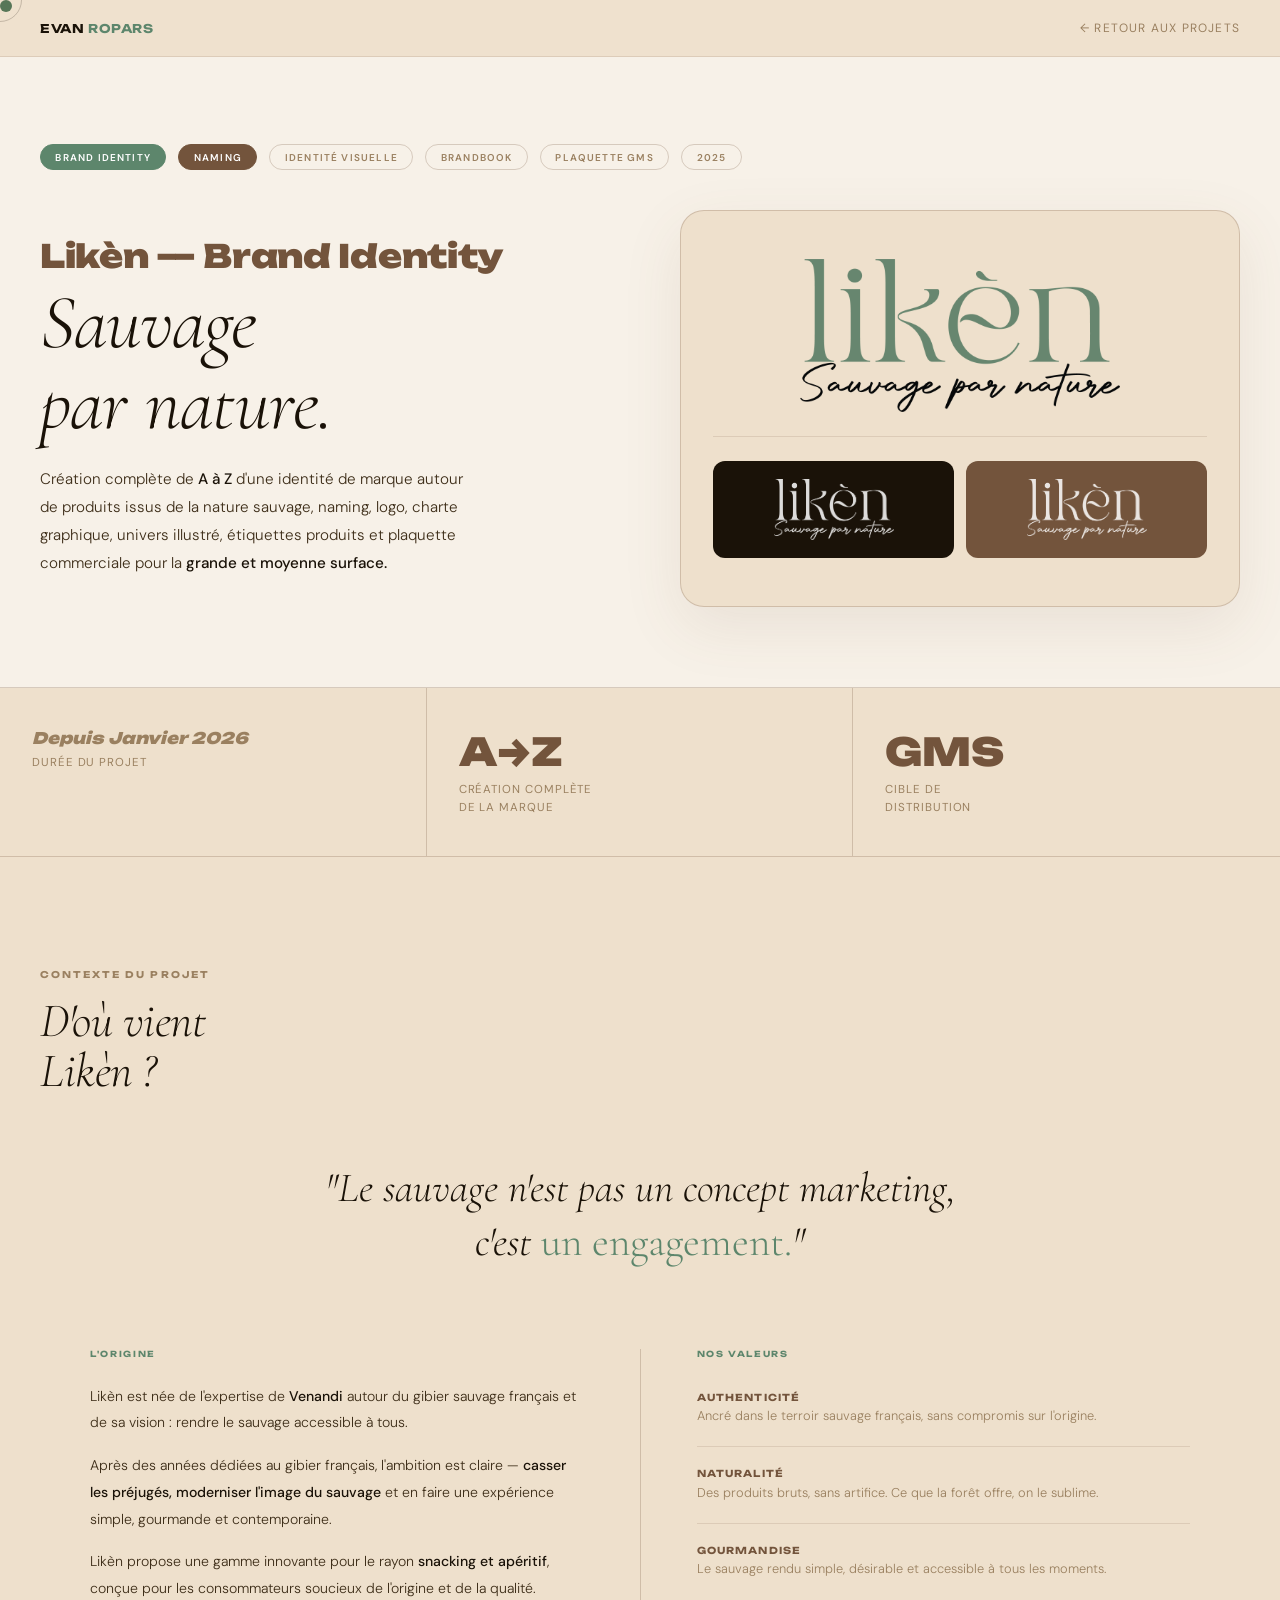
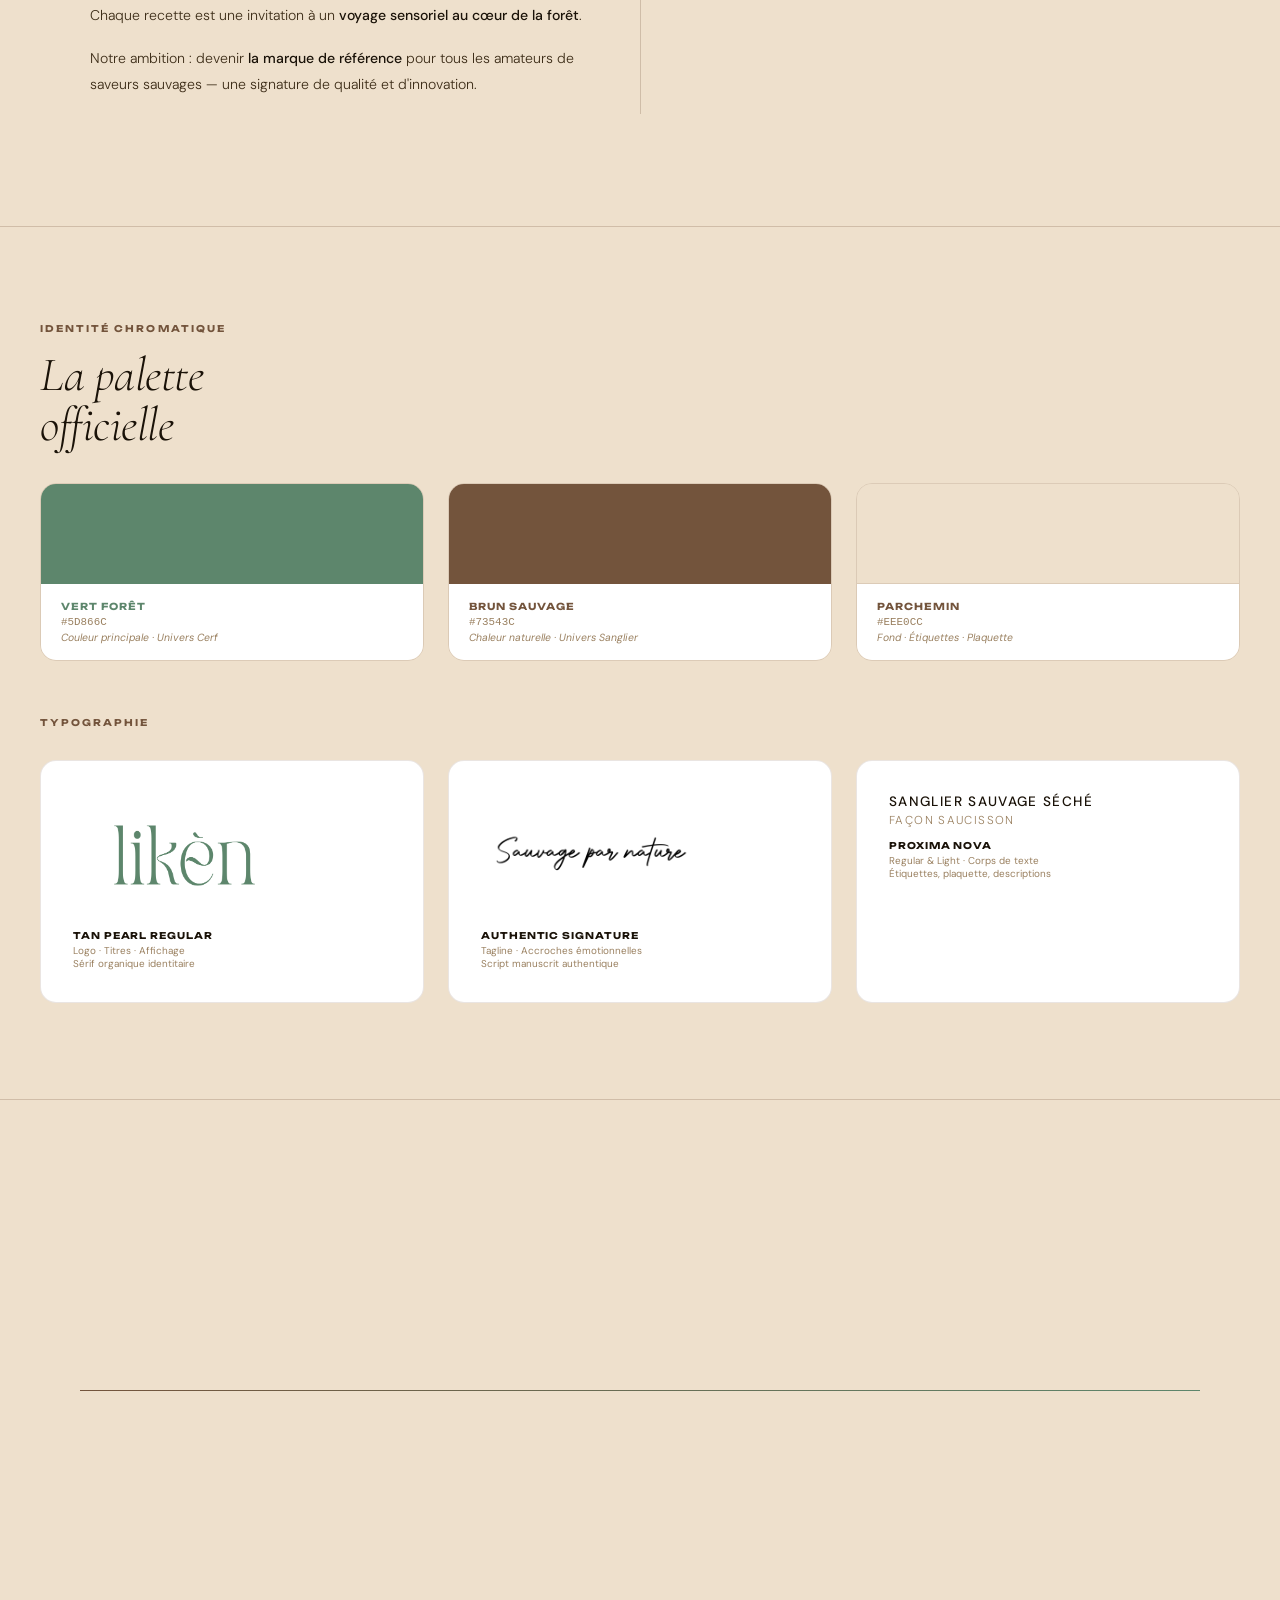
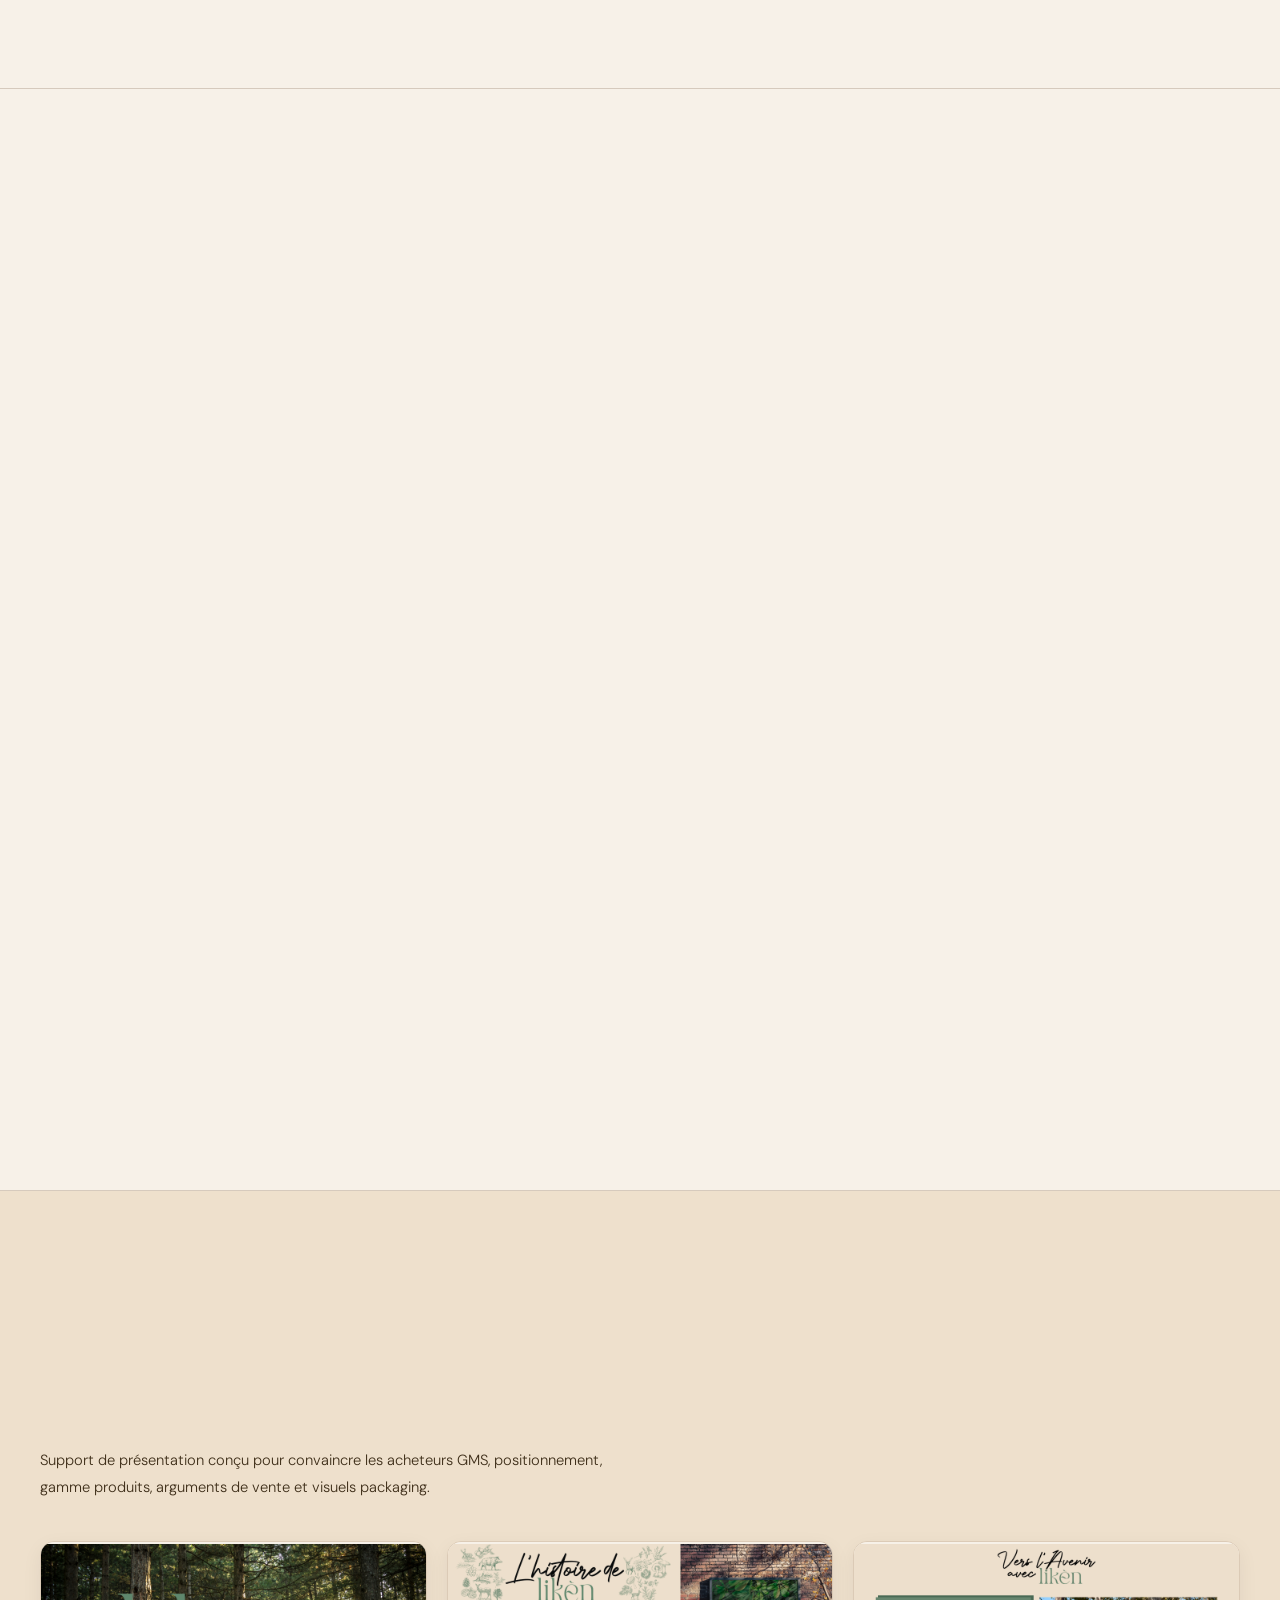
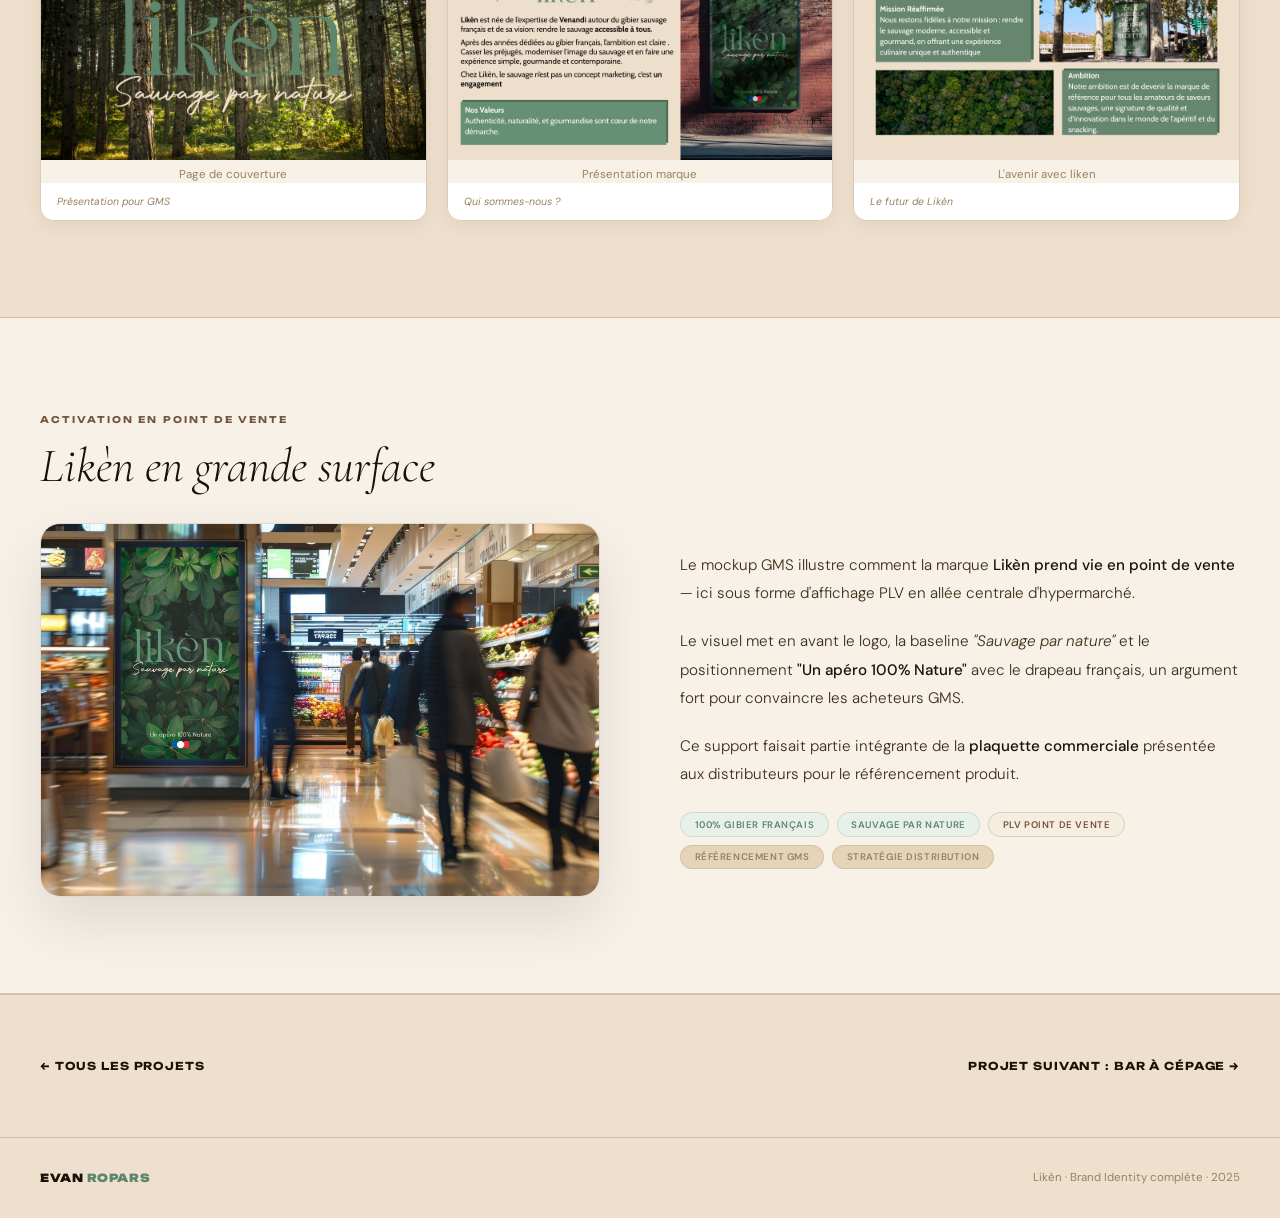
<file: liken.html>
<!DOCTYPE html>
<html lang="fr">
  <head>
    <meta charset="UTF-8">
    <meta name="viewport" content="width=device-width, initial-scale=1.0">
    <title>Likèn — Evan Ropars</title>
    <link
      href="https://fonts.googleapis.com/css2?family=Unbounded:wght@300;400;600;700;900&family=Cormorant+Garamond:ital,wght@0,300;0,400;0,600;1,300;1,400&family=DM+Sans:wght@300;400;500&display=swap"
      rel="stylesheet">
    <style>
      *,
      *::before,
      *::after {
        box-sizing: border-box;
        margin: 0;
        padding: 0
      }

      :root {
        --bg: #EEE0CC;
        --bg2: #e6d4b8;
        --bg3: #f7f1e8;
        --ink: #1a1208;
        --ink2: #3d2d18;
        --muted: #9a8060;
        --green: #5D866C;
        --brown: #73543C;
        --cream: #EEE0CC;
        --border: rgba(115, 84, 60, 0.15);
        --border2: rgba(115, 84, 60, 0.25);
      }

      html {
        scroll-behavior: smooth
      }

      body {
        font-family: 'DM Sans', sans-serif;
        background: var(--bg);
        color: var(--ink);
        overflow-x: hidden;
        cursor: none
      }

      .cur {
        position: fixed;
        pointer-events: none;
        z-index: 9999;
        mix-blend-mode: multiply
      }

      @media (pointer: coarse) { .cur { display: none } }

      .cur-dot {
        width: 12px;
        height: 12px;
        border-radius: 50%;
        background: var(--green)
      }

      .cur-ring {
        width: 44px;
        height: 44px;
        border-radius: 50%;
        border: 1.5px solid var(--ink);
        opacity: .2;
        transition: width .25s, height .25s, opacity .25s
      }

      .cur-ring.hover {
        width: 70px;
        height: 70px;
        opacity: .45
      }

      nav {
        position: fixed;
        top: 0;
        left: 0;
        right: 0;
        z-index: 200;
        display: flex;
        justify-content: space-between;
        align-items: center;
        padding: 1.25rem 2.5rem;
        background: rgba(238, 224, 204, 0.94);
        backdrop-filter: blur(16px);
        border-bottom: 1px solid var(--border)
      }

      .logo {
        font-family: 'Unbounded', sans-serif;
        font-size: .75rem;
        font-weight: 700;
        letter-spacing: .05em;
        color: var(--ink);
        text-decoration: none
      }

      .logo em {
        color: var(--green);
        font-style: normal
      }

      .back-btn {
        display: flex;
        align-items: center;
        gap: .6rem;
        font-size: .75rem;
        letter-spacing: .1em;
        text-transform: uppercase;
        color: var(--muted);
        text-decoration: none;
        transition: color .2s;
        cursor: none
      }

      .back-btn:hover {
        color: var(--ink)
      }

      /* HERO */
      .proj-hero {
        padding: 9rem 2.5rem 5rem;
        border-bottom: 1.5px solid var(--border2);
        background: var(--bg3);
        position: relative;
        overflow: hidden;
      }

      .proj-meta {
        display: flex;
        gap: .75rem;
        margin-bottom: 2.5rem;
        flex-wrap: wrap
      }

      .proj-tag {
        font-size: .62rem;
        font-weight: 600;
        letter-spacing: .12em;
        text-transform: uppercase;
        padding: .35rem .9rem;
        border: 1.5px solid var(--border2);
        border-radius: 100px;
        color: var(--muted)
      }

      .proj-tag.g {
        background: var(--green);
        border-color: var(--green);
        color: white
      }

      .proj-tag.b {
        background: var(--brown);
        border-color: var(--brown);
        color: white
      }

      .hero-split {
        display: grid;
        grid-template-columns: 1fr 1fr;
        gap: 5rem;
        align-items: center
      }

      .hero-l h1 {
        font-family: 'Cormorant Garamond', serif;
        font-size: clamp(2.5rem, 6vw, 5rem);
        font-style: italic;
        font-weight: 300;
        line-height: 1.05;
        letter-spacing: -.01em;
        color: var(--ink);
        margin-bottom: 1.25rem;
      }

      .hero-l h1 strong {
        font-style: normal;
        font-family: 'Unbounded', sans-serif;
        font-size: 42%;
        font-weight: 900;
        display: block;
        letter-spacing: -.01em;
        color: var(--brown);
        margin-bottom: .6rem;
      }

      .hero-l p {
        font-size: .95rem;
        color: var(--ink2);
        line-height: 1.85;
        font-weight: 300;
        max-width: 440px
      }

      .hero-l p strong {
        color: var(--ink);
        font-weight: 500
      }

      /* Logo réel */
      .logo-showcase {
        background: var(--cream);
        border-radius: 24px;
        padding: 3rem 2rem;
        border: 1.5px solid var(--border2);
        box-shadow: 0 20px 60px rgba(115, 84, 60, 0.1);
        display: flex;
        flex-direction: column;
        align-items: center;
        gap: 1.5rem;
      }

      .logo-main {
        width: 100%;
        max-width: 320px
      }

      .logo-main img {
        width: 100%;
        height: auto;
        display: block
      }

      .logo-divider {
        width: 100%;
        height: 1px;
        background: var(--border)
      }

      .logo-variants-row {
        display: grid;
        grid-template-columns: 1fr 1fr;
        gap: .75rem;
        width: 100%
      }

      .logo-v {
        border-radius: 12px;
        padding: 1.1rem .75rem;
        display: flex;
        align-items: center;
        justify-content: center;
        overflow: hidden
      }

      .logo-v img {
        width: 80%;
        max-width: 120px;
        height: auto;
        display: block
      }

      /* STATS */
      .stats-row {
        display: grid;
        grid-template-columns: repeat(3, 1fr);
        border-bottom: 1.5px solid var(--border2)
      }

      .stat-cell {
        padding: 2.5rem 2rem;
        border-right: 1.5px solid var(--border2)
      }

      .stat-cell:last-child {
        border-right: none
      }

      .stat-n {
        font-family: 'Unbounded', sans-serif;
        font-size: clamp(1.6rem, 3vw, 2.5rem);
        font-weight: 900;
        color: var(--brown);
        margin-bottom: .4rem
      }

      .stat-l {
        font-size: .72rem;
        color: var(--muted);
        letter-spacing: .08em;
        text-transform: uppercase;
        line-height: 1.5
      }

      /* SECTIONS */
      .section {
        padding: 6rem 2.5rem;
        border-bottom: 1.5px solid var(--border2)
      }

      .section-label {
        font-family: 'Unbounded', sans-serif;
        font-size: .58rem;
        font-weight: 700;
        letter-spacing: .22em;
        text-transform: uppercase;
        color: var(--brown);
        margin-bottom: 1rem
      }

      .section-label.v {
        color: var(--green)
      }

      .section h2 {
        font-family: 'Cormorant Garamond', serif;
        font-size: clamp(2rem, 4vw, 3rem);
        font-style: italic;
        font-weight: 300;
        line-height: 1.05;
        margin-bottom: 2rem;
        letter-spacing: -.01em
      }

      /* PALETTE */
      .palette-grid {
        display: grid;
        grid-template-columns: repeat(3, 1fr);
        gap: 1.5rem;
        margin-bottom: 2.5rem
      }

      .pal-card {
        border-radius: 16px;
        overflow: hidden;
        border: 1.5px solid var(--border)
      }

      .pal-swatch {
        height: 100px;
        display: flex;
        align-items: center;
        justify-content: center
      }

      .pal-info {
        background: white;
        padding: 1rem 1.25rem
      }

      .pal-name {
        font-family: 'Unbounded', sans-serif;
        font-size: .6rem;
        font-weight: 700;
        letter-spacing: .1em;
        text-transform: uppercase;
        margin-bottom: .25rem
      }

      .pal-hex {
        font-size: .68rem;
        color: var(--muted);
        font-family: monospace
      }

      .pal-role {
        font-size: .65rem;
        color: var(--muted);
        margin-top: .2rem;
        font-style: italic
      }

      /* TYPO */
      .typo-grid {
        display: grid;
        grid-template-columns: repeat(3, 1fr);
        gap: 1.5rem;
        margin-top: 2rem
      }

      .typo-block {
        padding: 2rem;
        background: white;
        border: 1.5px solid var(--border);
        border-radius: 16px
      }

      .typo-meta {
        font-size: .62rem;
        color: var(--muted);
        margin-top: .75rem
      }

      .typo-meta strong {
        font-family: 'Unbounded', sans-serif;
        font-size: .58rem;
        color: var(--ink);
        display: block;
        margin-bottom: .2rem;
        letter-spacing: .1em;
        text-transform: uppercase
      }

      /* FONDS GRAPHIQUES */
      .fonds-grid {
        display: grid;
        grid-template-columns: 1fr 1fr;
        gap: 2rem;
        margin-top: 2rem
      }

      .fond-card {
        border-radius: 20px;
        overflow: hidden;
        border: 1.5px solid var(--border);
        box-shadow: 0 8px 24px rgba(0, 0, 0, .04);
        transition: transform .2s
      }

      .fond-card:hover {
        transform: translateY(-4px)
      }

      .fond-img {
        width: 100%;
        height: 260px;
        object-fit: cover;
        display: block
      }

      .fond-footer {
        background: white;
        padding: 1.1rem 1.5rem;
        display: flex;
        justify-content: space-between;
        align-items: center
      }

      .fond-title {
        font-family: 'Unbounded', sans-serif;
        font-size: .62rem;
        font-weight: 700;
        letter-spacing: .1em;
        text-transform: uppercase
      }

      .fond-hex {
        font-size: .62rem;
        font-family: monospace;
        color: var(--muted)
      }

      /* MOCKUP GMS */
      .mockup-section {
        padding: 6rem 2.5rem;
        border-bottom: 1.5px solid var(--border2);
        background: var(--bg3)
      }

      .mockup-grid {
        display: grid;
        grid-template-columns: 1fr 1fr;
        gap: 5rem;
        align-items: center;
        margin-top: 2rem
      }

      .mockup-img-wrap {
        border-radius: 20px;
        overflow: hidden;
        box-shadow: 0 24px 60px rgba(0, 0, 0, .1);
        border: 1px solid var(--border)
      }

      .mockup-img-wrap img {
        width: 100%;
        height: auto;
        display: block
      }

      .mockup-text p {
        font-size: .95rem;
        color: var(--ink2);
        line-height: 1.85;
        font-weight: 300;
        margin-bottom: 1.25rem
      }

      .mockup-text p strong {
        color: var(--ink);
        font-weight: 500
      }

      .mockup-pills {
        display: flex;
        flex-wrap: wrap;
        gap: .5rem;
        margin-top: 1.5rem
      }

      .pill {
        font-size: .6rem;
        font-weight: 600;
        padding: .3rem .85rem;
        border-radius: 100px;
        letter-spacing: .06em;
        text-transform: uppercase
      }

      .pill.g {
        background: #e8f0ea;
        color: var(--green);
        border: 1.5px solid rgba(93, 134, 108, .2)
      }

      .pill.b {
        background: #f5ede0;
        color: var(--brown);
        border: 1.5px solid rgba(115, 84, 60, .2)
      }

      .pill.n {
        background: var(--bg2);
        color: var(--muted);
        border: 1.5px solid var(--border)
      }

      /* BACK */
      .back-section {
        padding: 4rem 2.5rem;
        border-top: 1.5px solid var(--border2);
        display: flex;
        justify-content: space-between;
        align-items: center
      }

      .next-proj {
        font-family: 'Unbounded', sans-serif;
        font-size: .68rem;
        font-weight: 700;
        letter-spacing: .08em;
        text-transform: uppercase;
        text-decoration: none;
        color: var(--ink);
        display: flex;
        align-items: center;
        gap: .75rem;
        transition: gap .2s;
        cursor: none
      }

      .next-proj:hover {
        gap: 1.25rem
      }

      .reveal {
        opacity: 0;
        transform: translateY(36px);
        transition: opacity .85s cubic-bezier(.22, 1, .36, 1), transform .85s cubic-bezier(.22, 1, .36, 1)
      }

      .reveal.in {
        opacity: 1;
        transform: none
      }

      .reveal-d1 {
        transition-delay: .08s
      }

      .reveal-d2 {
        transition-delay: .18s
      }

      .reveal-d3 {
        transition-delay: .28s
      }

      footer {
        border-top: 1.5px solid var(--border2);
        padding: 2rem 2.5rem;
        display: flex;
        justify-content: space-between;
        align-items: center
      }

      .foot-logo {
        font-family: 'Unbounded', sans-serif;
        font-size: .7rem;
        font-weight: 900;
        letter-spacing: .05em
      }

      .foot-logo em {
        color: var(--green);
        font-style: normal
      }

      footer p {
        font-size: .72rem;
        color: var(--muted)
      }

      /* ── CONTEXTE MANIFESTE ── */
      .manifeste-section { background: var(--bg); padding: 7rem 2.5rem; border-bottom: 1.5px solid var(--border2); }
      .manifeste-section .section-label { color: var(--muted); margin-bottom: 1rem; }
      .manifeste-section h2 { font-family: 'Cormorant Garamond', serif; font-size: clamp(2rem,4vw,3rem); font-style: italic; font-weight: 300; line-height: 1.05; margin-bottom: 4rem; letter-spacing: -.01em; color: var(--ink); }
      .manifeste-quote { font-family: 'Cormorant Garamond', serif; font-size: clamp(1.6rem, 3.5vw, 2.6rem); font-style: italic; font-weight: 300; color: var(--ink); line-height: 1.3; max-width: 820px; margin: 0 auto 5rem; text-align: center; padding: 0 2rem; }
      .manifeste-quote em { color: var(--green); font-style: normal; }
      .manifeste-split { display: grid; grid-template-columns: 1fr 1px 1fr; gap: 0; max-width: 1100px; margin: 0 auto; }
      .manifeste-divider { background: var(--border2); }
      .manifeste-col { padding: 0 3.5rem; }
      .manifeste-col:first-child { padding-left: 0; }
      .manifeste-col:last-child { padding-right: 0; }
      .manifeste-col-label { font-family: 'Unbounded', sans-serif; font-size: .52rem; font-weight: 700; letter-spacing: .2em; text-transform: uppercase; color: var(--green); margin-bottom: 1.5rem; }
      .manifeste-body { font-size: .88rem; color: var(--ink2); line-height: 1.9; font-weight: 300; margin-bottom: 1rem; }
      .manifeste-body strong { color: var(--ink); font-weight: 500; }
      .manifeste-values { list-style: none; display: flex; flex-direction: column; gap: 1.25rem; margin-top: 2rem; }
      .manifeste-values li { display: flex; flex-direction: column; gap: .2rem; padding-bottom: 1.25rem; border-bottom: 1px solid var(--border); }
      .manifeste-values li:last-child { border-bottom: none; padding-bottom: 0; }
      .manifeste-val-name { font-family: 'Unbounded', sans-serif; font-size: .6rem; font-weight: 700; letter-spacing: .12em; text-transform: uppercase; color: var(--brown); }
      .manifeste-val-desc { font-size: .8rem; color: var(--muted); font-weight: 300; line-height: 1.6; }
      .context-placeholder { font-style: italic; color: var(--muted); opacity: .6; }

      /* ── PROCESSUS CRÉATIF ── */
      .process-steps { display: grid; grid-template-columns: repeat(4, 1fr); gap: 1.5rem; margin-top: 2.5rem; position: relative; }
      .process-steps::before { content: ''; position: absolute; top: 1.6rem; left: 2.5rem; right: 2.5rem; height: 1.5px; background: linear-gradient(to right, var(--brown), var(--green)); z-index: 0; }
      .process-step { position: relative; z-index: 1; text-align: center; }
      .process-num { width: 48px; height: 48px; border-radius: 50%; background: var(--bg3); border: 2px solid var(--border2); display: flex; align-items: center; justify-content: center; margin: 0 auto 1rem; font-family: 'Unbounded', sans-serif; font-size: .75rem; font-weight: 700; color: var(--brown); }
      .process-step-title { font-size: .78rem; font-weight: 600; color: var(--ink); margin-bottom: .35rem; }
      .process-step-desc { font-size: .7rem; color: var(--muted); line-height: 1.6; font-weight: 300; }
      .moodboard-placeholder { margin-top: 2.5rem; width: 100%; border-radius: 16px; overflow: hidden; }
      .moodboard-placeholder img { width: 100%; height: auto; display: block; border-radius: 16px; }

      /* ── MOCKUP PRODUITS ── */
      .labels-grid { display: flex; gap: 2.5rem; margin-top: 3.5rem; align-items: flex-start; justify-content: center; }
      .label-card { border-radius: 16px; overflow: hidden; border: 0.5px solid var(--border); box-shadow: 0 8px 24px rgba(0,0,0,.05); transition: transform .2s; width: fit-content; max-width: calc(50% - 1.25rem); }
      .label-card:hover { transform: translateY(-4px); }
      .label-img-wrap { background: var(--bg3); display: block; overflow: hidden; }
      .label-img-wrap img { width: auto; max-width: 100%; height: auto; display: block; }
      .label-footer { background: white; padding: 1rem 1.25rem; }
      .label-name { font-family: 'Unbounded', sans-serif; font-size: .58rem; font-weight: 700; letter-spacing: .1em; text-transform: uppercase; margin-bottom: .2rem; }
      .label-sub { font-size: .65rem; color: var(--muted); }

      /* ── PLAQUETTE ── */
      .brochure-grid { display: grid; grid-template-columns: repeat(3, 1fr); gap: 1.25rem; margin-top: 2.5rem; }
      .brochure-slide { border-radius: 14px; overflow: hidden; border: 1.5px solid var(--border); box-shadow: 0 6px 20px rgba(0,0,0,.06); transition: transform .2s; }
      .brochure-slide:hover { transform: translateY(-3px); }
      .brochure-img-wrap { aspect-ratio: 16/10; background: var(--bg3); display: flex; align-items: center; justify-content: center; color: var(--muted); font-size: .72rem; flex-direction: column; gap: .4rem; overflow: hidden; }
      .brochure-img-wrap img { width: 100%; height: 100%; object-fit: cover; display: block; }
      .brochure-caption { background: white; padding: .75rem 1rem; font-size: .65rem; color: var(--muted); font-style: italic; }

      @media(max-width:768px) {
        nav {
          padding: 1rem 1.5rem
        }

        .proj-hero {
          padding: 7rem 1.5rem 3rem
        }

        .hero-split {
          grid-template-columns: 1fr;
          gap: 3rem
        }

        .stats-row {
          grid-template-columns: 1fr
        }

        .stat-cell {
          border-right: none;
          border-bottom: 1.5px solid var(--border2)
        }

        .section,
        .mockup-section {
          padding: 4rem 1.5rem
        }

        .palette-grid,
        .typo-grid,
        .fonds-grid,
        .mockup-grid {
          grid-template-columns: 1fr
        }

        .back-section {
          padding: 3rem 1.5rem;
          flex-direction: column;
          gap: 2rem;
          align-items: flex-start
        }
        .manifeste-split { grid-template-columns: 1fr; }
        .manifeste-divider { display: none; }
        .manifeste-col { padding: 0; }
        .manifeste-col + .manifeste-col { margin-top: 3rem; }
        .process-steps { grid-template-columns: 1fr 1fr; gap: 1rem; }
        .process-steps::before { display: none; }
        .labels-grid { grid-template-columns: 1fr 1fr; }
        .brochure-grid { grid-template-columns: 1fr; }
      }

    </style>
  </head>
  <body>
    <div class="cur" id="cd">
      <div class="cur-dot"></div>
    </div>
    <div class="cur" id="cr">
      <div class="cur-ring" id="crr"></div>
    </div>

    <nav>
      <a href="index.html" class="logo">EVAN <em>ROPARS</em></a>
      <a href="index.html" class="back-btn">← Retour aux projets</a>
    </nav>

    <!-- HERO -->
    <section class="proj-hero">
      <div class="proj-meta reveal">
        <span class="proj-tag g">Brand Identity</span>
        <span class="proj-tag b">Naming</span>
        <span class="proj-tag">Identité visuelle</span>
        <span class="proj-tag">Brandbook</span>
        <span class="proj-tag">Plaquette GMS</span>
        <span class="proj-tag">2025</span>
      </div>
      <div class="hero-split">
        <div class="hero-l">
          <h1 class="reveal reveal-d1">
            <strong>Likèn — Brand Identity</strong>
            Sauvage<br>par nature.
          </h1>
          <p class="reveal reveal-d2">
            Création complète de <strong>A à Z</strong> d'une identité de marque autour de produits issus de la nature
            sauvage, naming, logo, charte graphique, univers illustré, étiquettes produits et plaquette commerciale
            pour la <strong>grande et moyenne surface.</strong>
          </p>
        </div>
        <div class="logo-showcase reveal reveal-d1">
          <!-- Vrai logo sur fond crème -->
          <div class="logo-main">
            <img src="logo liken.png" alt="Logo Likèn — Sauvage par nature" />
          </div>
          <div class="logo-divider"></div>
          <!-- Déclinaisons fond coloré -->
          <div class="logo-variants-row">
            <div class="logo-v" style="background:#1a1208;">
              <img src="Liken vert.png" alt="Logo Likèn fond noir"
                style="filter:brightness(0) invert(1);opacity:.85;" />
            </div>
            <div class="logo-v" style="background:var(--brown);">
              <img src="Liken vert.png" alt="Logo Likèn fond brun"
                style="filter:brightness(0) invert(1);opacity:.85;" />
            </div>
          </div>
        </div>
      </div>
    </section>

    <!-- STATS -->
    <div class="stats-row">
      <div class="stat-cell reveal">
        <div class="stat-n" style="font-style:italic;color:var(--muted);font-size:1rem;">Depuis Janvier 2026</div>
        <div class="stat-l">Durée du projet</div>
      </div>
      <div class="stat-cell reveal reveal-d1">
        <div class="stat-n">A→Z</div>
        <div class="stat-l">Création complète<br>de la marque</div>
      </div>
      <div class="stat-cell reveal reveal-d2">
        <div class="stat-n">GMS</div>
        <div class="stat-l">Cible de<br>distribution</div>
      </div>
    </div>

    <!-- CONTEXTE DU PROJET -->
    <section class="manifeste-section">
      <div class="section-label reveal">Contexte du projet</div>
      <h2 class="reveal reveal-d1">D'où vient<br>Likèn ?</h2>
      <p class="manifeste-quote reveal reveal-d2">
        "Le sauvage n'est pas un concept marketing,<br>c'est <em>un engagement.</em>"
      </p>
      <div class="manifeste-split">
        <div class="manifeste-col reveal">
          <div class="manifeste-col-label">L'origine</div>
          <p class="manifeste-body">Likèn est née de l'expertise de <strong>Venandi</strong> autour du gibier sauvage français et de sa vision : rendre le sauvage accessible à tous.</p>
          <p class="manifeste-body">Après des années dédiées au gibier français, l'ambition est claire — <strong>casser les préjugés, moderniser l'image du sauvage</strong> et en faire une expérience simple, gourmande et contemporaine.</p>
          <p class="manifeste-body">Likèn propose une gamme innovante pour le rayon <strong>snacking et apéritif</strong>, conçue pour les consommateurs soucieux de l'origine et de la qualité. Chaque recette est une invitation à un <strong>voyage sensoriel au cœur de la forêt</strong>.</p>
          <p class="manifeste-body">Notre ambition : devenir <strong>la marque de référence</strong> pour tous les amateurs de saveurs sauvages — une signature de qualité et d'innovation.</p>
        </div>
        <div class="manifeste-divider"></div>
        <div class="manifeste-col reveal reveal-d1">
          <div class="manifeste-col-label">Nos valeurs</div>
          <ul class="manifeste-values">
            <li>
              <span class="manifeste-val-name">Authenticité</span>
              <span class="manifeste-val-desc">Ancré dans le terroir sauvage français, sans compromis sur l'origine.</span>
            </li>
            <li>
              <span class="manifeste-val-name">Naturalité</span>
              <span class="manifeste-val-desc">Des produits bruts, sans artifice. Ce que la forêt offre, on le sublime.</span>
            </li>
            <li>
              <span class="manifeste-val-name">Gourmandise</span>
              <span class="manifeste-val-desc">Le sauvage rendu simple, désirable et accessible à tous les moments.</span>
            </li>
          </ul>
        </div>
      </div>
    </section>

    <!-- PALETTE -->
    <section class="section">
      <div class="section-label reveal">Identité chromatique</div>
      <h2 class="reveal reveal-d1">La palette<br>officielle</h2>
      <div class="palette-grid">
        <div class="pal-card reveal">
          <div class="pal-swatch" style="background:#5D866C;">
          </div>
          <div class="pal-info">
            <div class="pal-name" style="color:#5D866C;">Vert forêt</div>
            <div class="pal-hex">#5D866C</div>
            <div class="pal-role">Couleur principale · Univers Cerf</div>
          </div>
        </div>
        <div class="pal-card reveal reveal-d1">
          <div class="pal-swatch" style="background:#73543C;">
            
          </div>
          <div class="pal-info">
            <div class="pal-name" style="color:#73543C;">Brun sauvage</div>
            <div class="pal-hex">#73543C</div>
            <div class="pal-role">Chaleur naturelle · Univers Sanglier</div>
          </div>
        </div>
        <div class="pal-card reveal reveal-d2">
          <div class="pal-swatch" style="background:#EEE0CC;border-bottom:1.5px solid var(--border);">
            
          </div>
          <div class="pal-info">
            <div class="pal-name" style="color:#73543C;">Parchemin</div>
            <div class="pal-hex">#EEE0CC</div>
            <div class="pal-role">Fond · Étiquettes · Plaquette</div>
          </div>
        </div>
      </div>

      <!-- TYPO -->
      <div class="section-label reveal" style="margin-top:3.5rem;">Typographie</div>
      <div class="typo-grid">
        <div class="typo-block reveal">
          <img src="liken seul.png" alt="Tan Pearl — logo Likèn" style="width:70%;height:auto;display:block;" />
          <div class="typo-meta"><strong>Tan Pearl Regular</strong>Logo · Titres · Affichage<br>Sérif organique
            identitaire</div>
        </div>
        <div class="typo-block reveal reveal-d1">
          <div
            style="font-family:'Cormorant Garamond',serif;font-style:italic;font-size:1.8rem;font-weight:300;color:var(--muted);line-height:1.3;">
            <img src="Sauvage par nature.png" alt="Tan Pearl — logo Likèn" style="width:70%;height:auto;display:block;" /></div>
          <div class="typo-meta"><strong>Authentic Signature</strong>Tagline · Accroches émotionnelles<br>Script
            manuscrit authentique</div>
        </div>
        <div class="typo-block reveal reveal-d2">
          <div style="margin-bottom:.5rem;">
            <div style="font-size:.85rem;font-weight:500;letter-spacing:.1em;text-transform:uppercase;">SANGLIER SAUVAGE
              SÉCHÉ</div>
            <div
              style="font-size:.72rem;font-weight:300;letter-spacing:.12em;text-transform:uppercase;color:var(--muted);margin-top:.2rem;">
              FAÇON SAUCISSON</div>
          </div>
          <div class="typo-meta"><strong>Proxima Nova</strong>Regular & Light · Corps de texte<br>Étiquettes, plaquette,
            descriptions</div>
        </div>
      </div>
    </section>

    <!-- PROCESSUS CRÉATIF -->
    <section class="section">
      <div class="section-label reveal">Démarche créative</div>
      <h2 class="reveal reveal-d1">Comment j'y<br>suis arrivé.</h2>
      <div class="process-steps">
        <div class="process-step reveal">
          <div class="process-num">01</div>
          <div class="process-step-title">Analyse & brief</div>
          <div class="process-step-desc">Compréhension du positionnement, de la cible et des contraintes produit.</div>
        </div>
        <div class="process-step reveal reveal-d1">
          <div class="process-num">02</div>
          <div class="process-step-title">Moodboard</div>
          <div class="process-step-desc">Exploration des univers visuels, nature sauvage, artisanat, terroir français.</div>
        </div>
        <div class="process-step reveal reveal-d2">
          <div class="process-num">03</div>
          <div class="process-step-title">Conception</div>
          <div class="process-step-desc">Création du logo, de la palette, des typographies et des fonds illustrés.</div>
        </div>
        <div class="process-step reveal reveal-d3">
          <div class="process-num">04</div>
          <div class="process-step-title">Livrables</div>
          <div class="process-step-desc">Étiquettes produits, brandbook et plaquette GMS prêts à l'emploi.</div>
        </div>
      </div>
      <div class="moodboard-placeholder reveal reveal-d2">
        <img src="moodboard.png" alt="Moodboard Likèn">
      </div>
    </section>

    <!-- FONDS GRAPHIQUES -->
    <section class="section" style="background:var(--bg3);">
      <div class="section-label v reveal">Univers illustré</div>
      <h2 class="reveal reveal-d1">Les fonds graphiques<br>nature & sauvage</h2>
      <p class="reveal reveal-d2"
        style="font-size:.95rem;color:var(--ink2);line-height:1.85;font-weight:300;max-width:600px;margin-bottom:2.5rem;">
        Chaque univers produit est associé à un fond graphique illustré représentant l'environnement sauvage,
        champignons, plantes, animaux de forêt, ustensiles artisanaux, inspirations des <span>toiles de jouy</span>. Ces patterns créent une identité packaging forte
        et reconnaissable en rayon.
      </p>
      <div class="fonds-grid">
        <div class="fond-card reveal">
          <img class="fond-img" src="fond_sanglier.png" alt="Fond graphique Univers Sanglier — Likèn" />
          <div class="fond-footer">
            <span class="fond-title" style="color:var(--brown);">Univers Sanglier</span>
            <span class="fond-hex">#73543C</span>
          </div>
        </div>
        <div class="fond-card reveal reveal-d1">
          <img class="fond-img" src="fond_cerf.png" alt="Fond graphique Univers Cerf — Likèn" />
          <div class="fond-footer">
            <span class="fond-title" style="color:var(--green);">Univers Cerf</span>
            <span class="fond-hex">#5D866C</span>
          </div>
        </div>
      </div>
    </section>

    <!-- MOCKUP PRODUITS -->
    <section class="section" style="background:var(--bg3);">
      <div class="section-label v reveal">Packaging</div>
      <h2 class="reveal reveal-d1">Mockup<br>des produits</h2>
      <p class="reveal reveal-d2" style="font-size:.92rem;color:var(--ink2);line-height:1.85;font-weight:300;max-width:580px;margin-bottom:0;">
        Chaque mockup met en scène l'identité Likèn sur le produit, logo, univers illustré, typographie et couleur d'univers.
      </p>
      <div class="labels-grid">
        <div class="label-card reveal">
          <div class="label-img-wrap"><img src="_Image 2 (1).png" alt="mockup 2"></div>
          <div class="label-footer">
            <div class="label-name context-placeholder" style="color:var(--brown);">sanglier sauvage séché</div>
            <div class="label-sub">Univers Sanglier</div>
          </div>
        </div>
        <div class="label-card reveal reveal-d1">
          <div class="label-img-wrap"><img src="_Image 1 (1).png" alt="mockup 1"></div>
          <div class="label-footer">
            <div class="label-name context-placeholder" style="color:var(--green);">cerf sauvage séché</div>
            <div class="label-sub">Univers Cerf</div>
          </div>
        </div>
      </div>
    </section>

    <!-- PLAQUETTE COMMERCIALE -->
    <section class="section">
      <div class="section-label reveal">Plaquette commerciale</div>
      <h2 class="reveal reveal-d1">Le pitch<br>distributeurs</h2>
      <p class="reveal reveal-d2" style="font-size:.92rem;color:var(--ink2);line-height:1.85;font-weight:300;max-width:580px;margin-bottom:0;">
        Support de présentation conçu pour convaincre les acheteurs GMS, positionnement, gamme produits, arguments de vente et visuels packaging.
      </p>
      <div class="brochure-grid">
        <div class="brochure-slide reveal">
          <div class="brochure-img-wrap"><span style="font-size:1.25rem;"><img src="L’histoire de.png" alt="Liken page de garde"></span><span>Page de couverture</span></div>
          <div class="brochure-caption">Présentation pour GMS</div>
        </div>
        <div class="brochure-slide reveal reveal-d1">
          <div class="brochure-img-wrap"><span style="font-size:1.25rem;"><img src="L’histoire de (2).png" alt="présentation"></span><span>Présentation marque</span></div>
          <div class="brochure-caption">Qui sommes-nous ?</div>
        </div>
        <div class="brochure-slide reveal reveal-d2">
          <div class="brochure-img-wrap"><span style="font-size:1.25rem;"><img src="L’histoire de (1).png" alt="l'avenir liken "></span><span>L'avenir avec liken</span></div>
          <div class="brochure-caption">Le futur de Likèn</div>
        </div>
      </div>
    </section>

    <!-- MOCKUP GMS -->
    <section class="mockup-section">
      <div class="section-label reveal">Activation en point de vente</div>
      <h2 class="reveal reveal-d1"
        style="font-family:'Cormorant Garamond',serif;font-size:clamp(2rem,4vw,3rem);font-style:italic;font-weight:300;line-height:1.05;margin-bottom:0;">
        Likèn en grande surface</h2>
      <div class="mockup-grid">
        <div class="mockup-img-wrap reveal">
          <img src="mockup_gms.png" alt="Mockup Likèn en grande surface — affichage PLV" />
        </div>
        <div class="mockup-text reveal reveal-d1">
          <p>Le mockup GMS illustre comment la marque <strong>Likèn prend vie en point de vente</strong> — ici sous
            forme d'affichage PLV en allée centrale d'hypermarché.</p>
          <p>Le visuel met en avant le logo, la baseline <em>"Sauvage par nature"</em> et le positionnement <strong>"Un
              apéro 100% Nature"</strong> avec le drapeau français, un argument fort pour convaincre les acheteurs GMS.
          </p>
          <p>Ce support faisait partie intégrante de la <strong>plaquette commerciale</strong> présentée aux
            distributeurs pour le référencement produit.</p>
          <div class="mockup-pills">
            <span class="pill g">100% gibier français</span>
            <span class="pill g">Sauvage par nature</span>
            <span class="pill b">PLV point de vente</span>
            <span class="pill n">Référencement GMS</span>
            <span class="pill n">Stratégie distribution</span>
          </div>
        </div>
      </div>
    </section>

    <div class="back-section">
      <a href="index.html" class="next-proj">← Tous les projets</a>
      <a href="cepage.html" class="next-proj">Projet suivant : Bar à Cépage →</a>
    </div>

    <footer>
      <div class="foot-logo">EVAN <em>ROPARS</em></div>
      <p>Likèn · Brand Identity complète · 2025</p>
    </footer>

    <script>
const cd=document.getElementById('cd'),crr=document.getElementById('crr');
let mx=0,my=0,rx=0,ry=0;
const isMobileDevice=window.matchMedia('(pointer: coarse)').matches;
if(!isMobileDevice){
  document.addEventListener('mousemove',e=>{mx=e.clientX;my=e.clientY;cd.style.transform=`translate(${mx-6}px,${my-6}px)`});
  (function loop(){rx+=(mx-rx-22)*.1;ry+=(my-ry-22)*.1;document.getElementById('cr').style.transform=`translate(${rx}px,${ry}px)`;requestAnimationFrame(loop)})();
  document.querySelectorAll('a,button').forEach(el=>{el.addEventListener('mouseenter',()=>crr.classList.add('hover'));el.addEventListener('mouseleave',()=>crr.classList.remove('hover'))});
}
const io=new IntersectionObserver(entries=>{entries.forEach(e=>{if(e.isIntersecting)e.target.classList.add('in')})},{threshold:.1});
document.querySelectorAll('.reveal').forEach(el=>io.observe(el));
</script>
  </body>
</html>
</file>
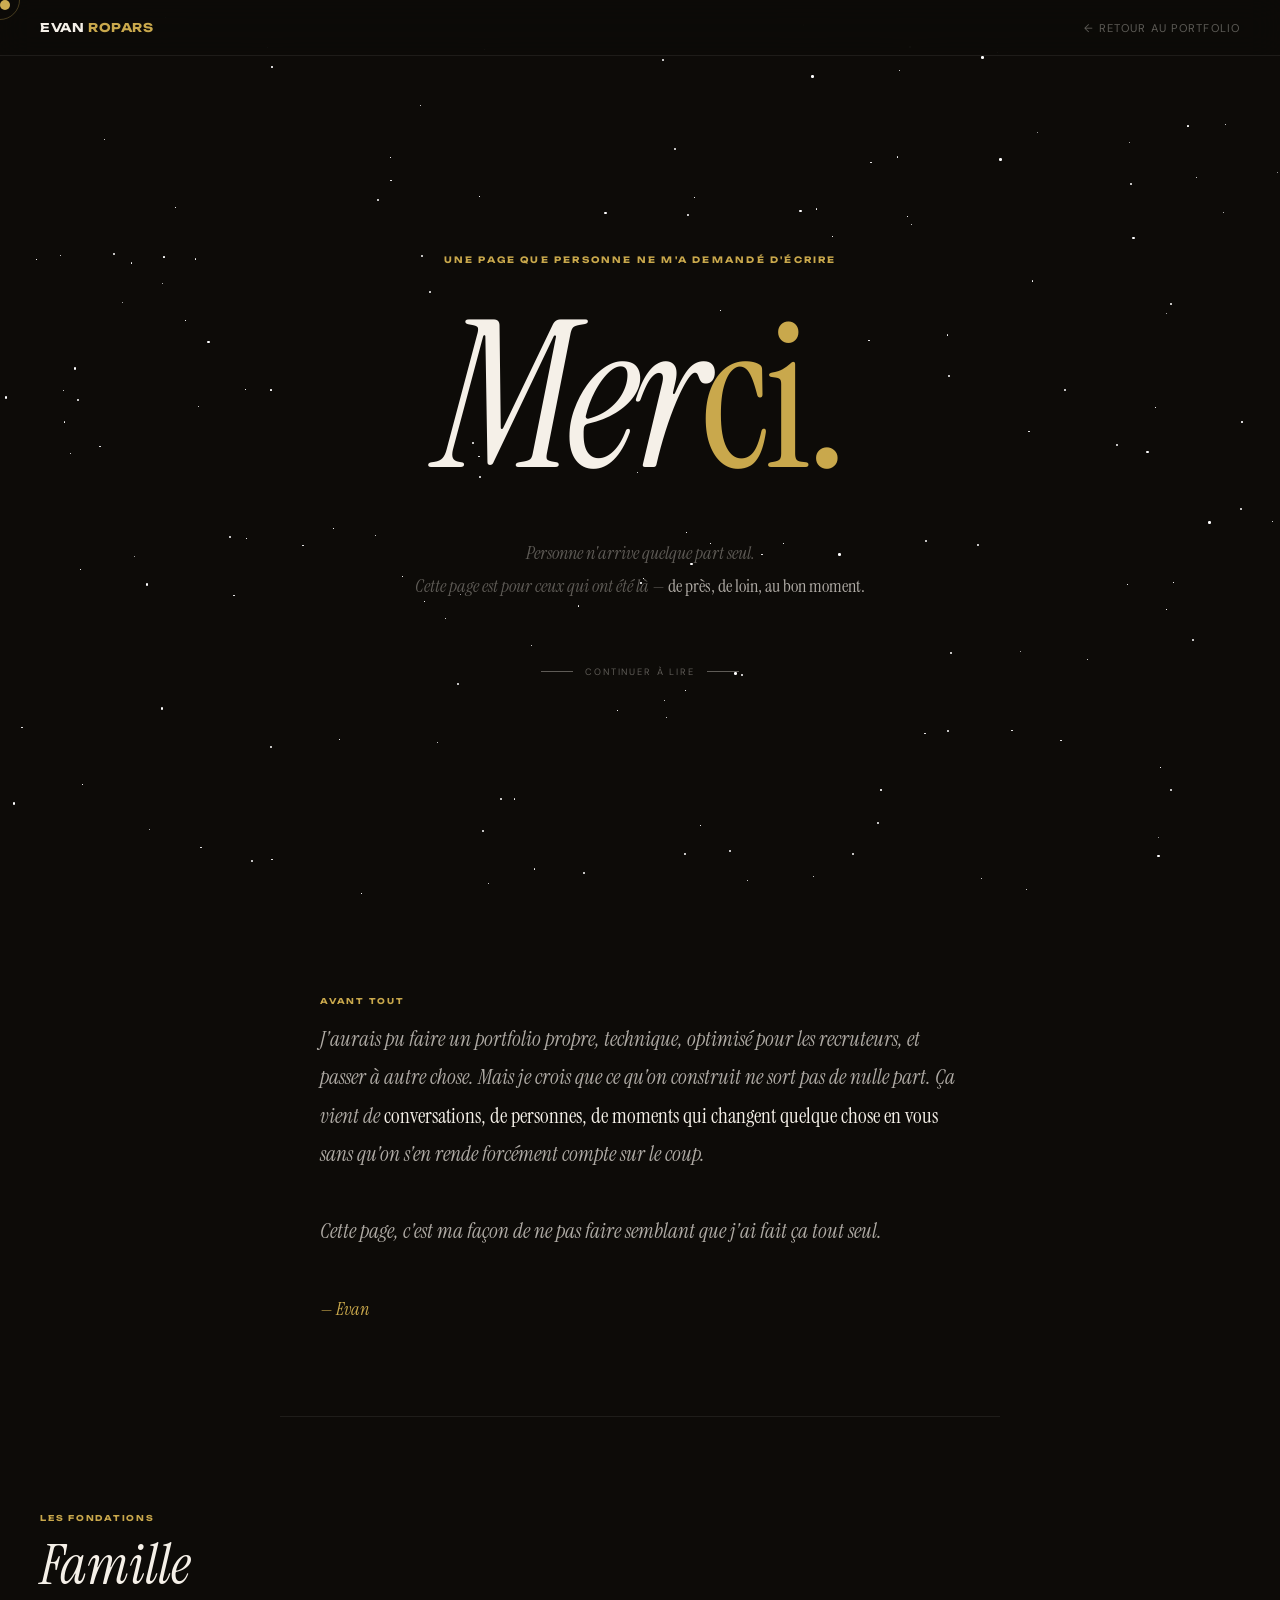
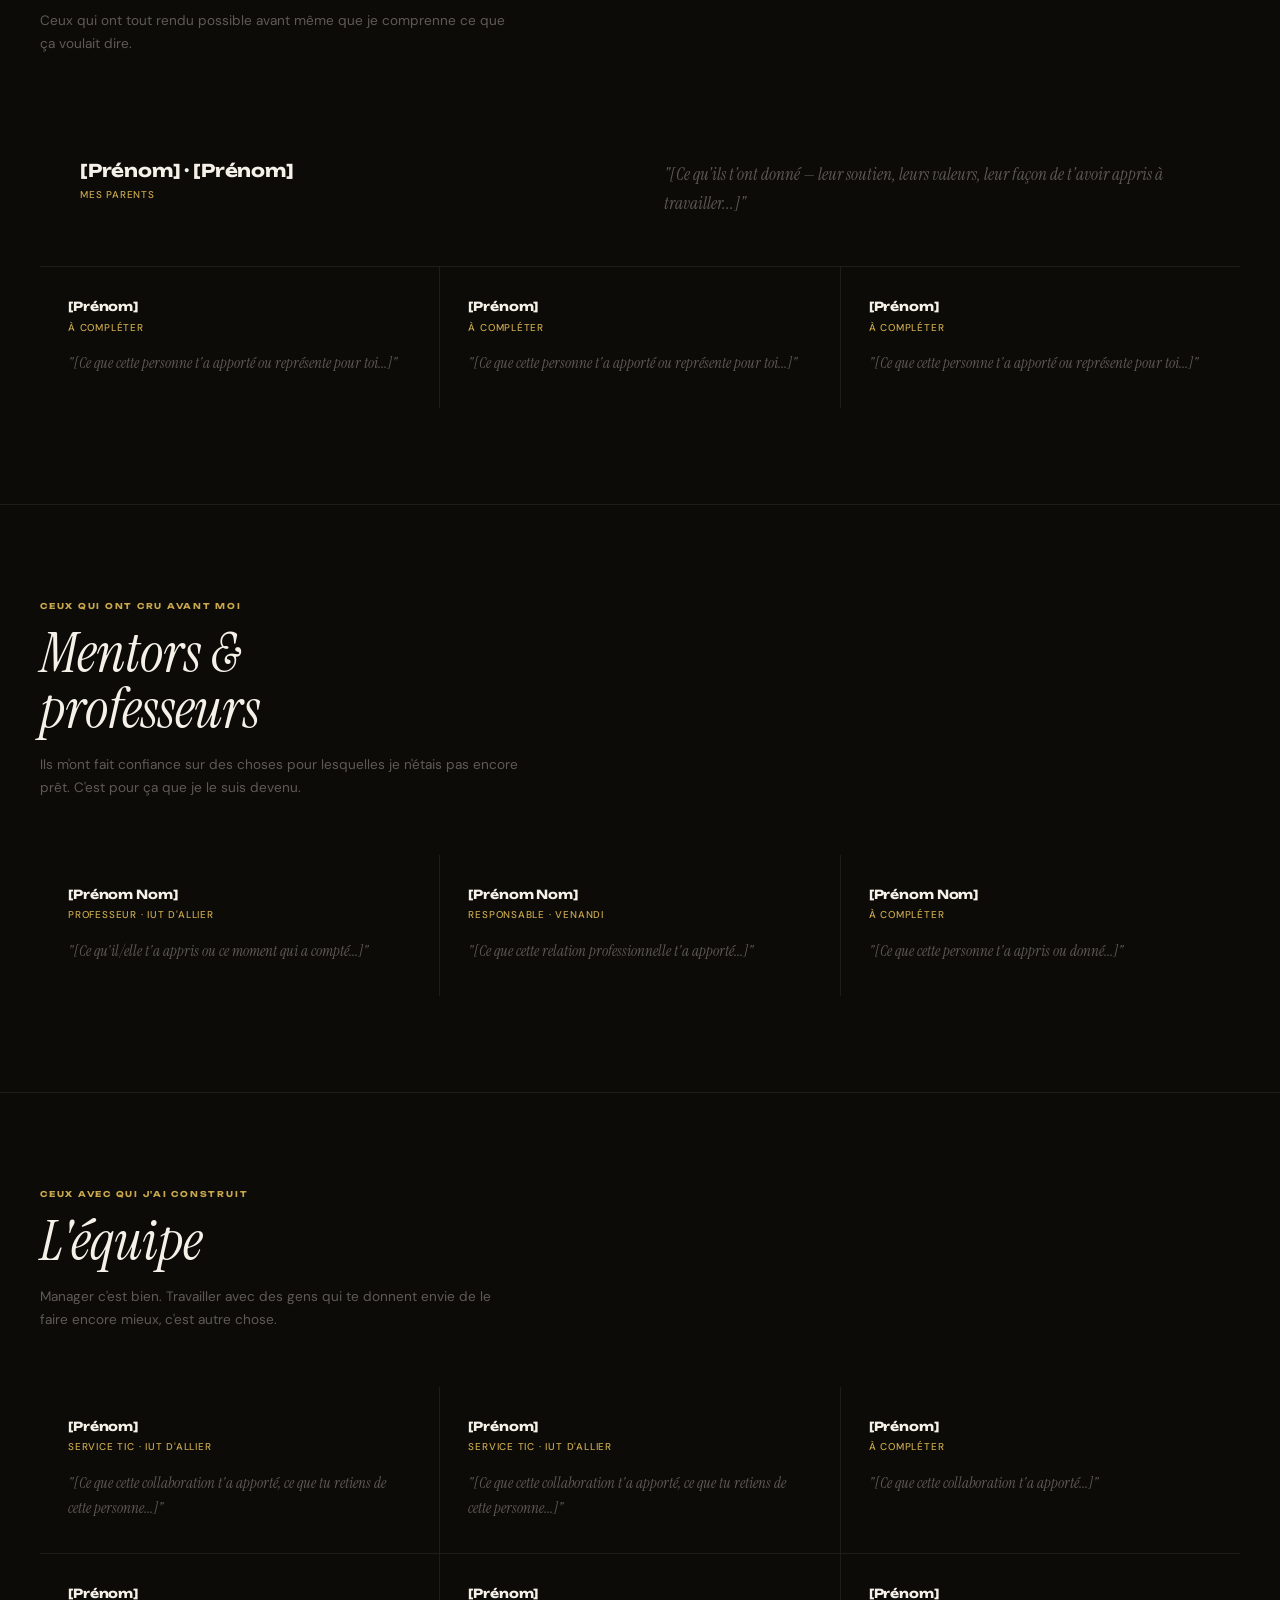
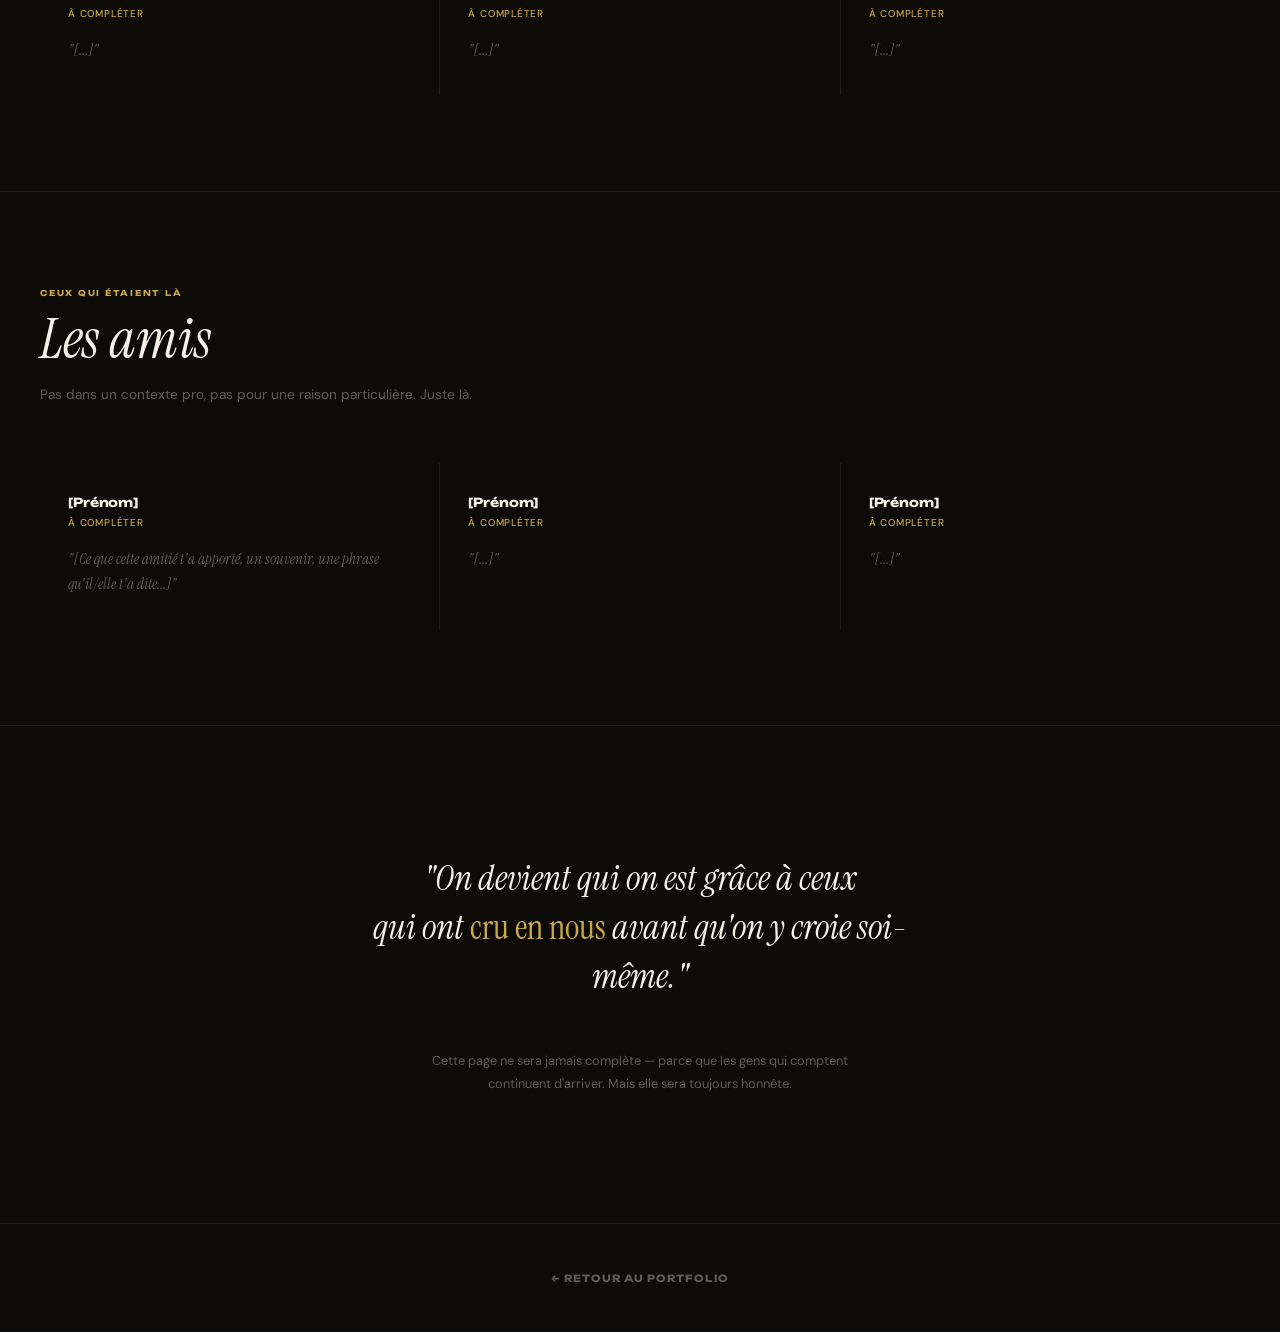
<file: merci.html>
<!DOCTYPE html>
<html lang="fr">
<head>
  <meta charset="UTF-8">
  <meta name="viewport" content="width=device-width, initial-scale=1.0">
  <title>Merci — Evan Ropars</title>
  <link href="https://fonts.googleapis.com/css2?family=Unbounded:wght@300;400;600;700;900&family=Instrument+Serif:ital@0;1&family=DM+Sans:ital,wght@0,300;0,400;0,500;1,300&display=swap" rel="stylesheet">
  <style>
    *, *::before, *::after { box-sizing: border-box; margin: 0; padding: 0 }

    :root {
      --bg:     #0d0b08;
      --bg2:    #141209;
      --ink:    #f5f0e8;
      --muted:  rgba(245,240,232,.35);
      --gold:   #c9a84c;
      --gold2:  #e8c96e;
      --border: rgba(245,240,232,.08);
    }

    html { scroll-behavior: smooth; overflow-x: hidden }

    body {
      font-family: 'DM Sans', sans-serif;
      background: var(--bg);
      color: var(--ink);
      overflow-x: hidden;
      cursor: none;
    }

    /* ── CURSOR ── */
    .cur { position: fixed; pointer-events: none; z-index: 9999; mix-blend-mode: screen }
    @media (pointer: coarse) { .cur { display: none } body { cursor: auto } }
    .cur-dot { width: 10px; height: 10px; border-radius: 50%; background: var(--gold) }
    .cur-ring { width: 40px; height: 40px; border-radius: 50%; border: 1px solid var(--gold); opacity: .3; transition: width .25s, height .25s, opacity .25s }
    .cur-ring.hover { width: 64px; height: 64px; opacity: .55 }

    /* ── NAV ── */
    nav {
      position: fixed; top: 0; left: 0; right: 0; z-index: 200;
      display: flex; justify-content: space-between; align-items: center;
      padding: 1.25rem 2.5rem;
      background: rgba(13,11,8,.92); backdrop-filter: blur(16px);
      border-bottom: 1px solid var(--border)
    }
    .logo { font-family: 'Unbounded', sans-serif; font-size: .75rem; font-weight: 700; letter-spacing: .05em; color: var(--ink); text-decoration: none }
    .logo em { color: var(--gold); font-style: normal }
    .back-btn { font-size: .7rem; letter-spacing: .1em; text-transform: uppercase; color: var(--muted); text-decoration: none; transition: color .2s; cursor: none }
    .back-btn:hover { color: var(--ink) }

    /* ── STARS ── */
    .stars { position: fixed; inset: 0; pointer-events: none; z-index: 0; overflow: hidden }
    .star {
      position: absolute; border-radius: 50%; background: white;
      animation: twinkle var(--d, 3s) var(--delay, 0s) ease-in-out infinite alternate
    }
    @keyframes twinkle { from { opacity: var(--min, .1) } to { opacity: var(--max, .6) } }

    /* ── HERO ── */
    .hero {
      min-height: 100vh;
      display: flex; flex-direction: column; justify-content: center; align-items: center;
      text-align: center; padding: 8rem 2rem 6rem;
      position: relative; z-index: 1
    }
    .hero-eyebrow {
      font-family: 'Unbounded', sans-serif; font-size: .55rem; font-weight: 700;
      letter-spacing: .25em; text-transform: uppercase; color: var(--gold);
      margin-bottom: 2.5rem; opacity: 0; animation: fadeUp .8s .3s ease forwards
    }
    .hero h1 {
      font-family: 'Instrument Serif', serif;
      font-size: clamp(5rem, 16vw, 13rem);
      font-weight: 400; font-style: italic; line-height: .9;
      letter-spacing: -.03em; color: var(--ink);
      opacity: 0; animation: fadeUp .9s .5s ease forwards
    }
    .hero h1 em { color: var(--gold); font-style: normal }
    .hero-sub {
      max-width: 560px; margin-top: 3rem;
      font-family: 'Instrument Serif', serif; font-size: 1.15rem; font-style: italic;
      color: var(--muted); line-height: 1.75;
      opacity: 0; animation: fadeUp .8s .7s ease forwards
    }
    .hero-sub strong { color: rgba(245,240,232,.7); font-style: normal; font-weight: 400 }
    .scroll-hint {
      margin-top: 4rem; font-size: .58rem; letter-spacing: .2em; text-transform: uppercase;
      color: var(--muted); display: flex; align-items: center; gap: .75rem;
      opacity: 0; animation: fadeUp .7s 1s ease forwards
    }
    .scroll-hint::before, .scroll-hint::after {
      content: ''; width: 32px; height: 1px; background: var(--muted)
    }

    @keyframes fadeUp { from { opacity: 0; transform: translateY(24px) } to { opacity: 1; transform: none } }

    /* ── REVEAL ── */
    .reveal { opacity: 0; transform: translateY(24px); transition: opacity .9s cubic-bezier(.22,1,.36,1), transform .9s cubic-bezier(.22,1,.36,1) }
    .reveal.in { opacity: 1; transform: none }
    .reveal-d1 { transition-delay: .1s }
    .reveal-d2 { transition-delay: .2s }
    .reveal-d3 { transition-delay: .3s }

    /* ── SECTION LABEL ── */
    .section-label {
      font-family: 'Unbounded', sans-serif; font-size: .5rem; font-weight: 700;
      letter-spacing: .22em; text-transform: uppercase; color: var(--gold); margin-bottom: .85rem
    }

    /* ── LETTRE INTRO ── */
    .lettre {
      padding: 6rem 2.5rem; max-width: 720px; margin: 0 auto;
      position: relative; z-index: 1; border-bottom: 1px solid var(--border)
    }
    .lettre-text {
      font-family: 'Instrument Serif', serif; font-size: clamp(1.05rem, 2vw, 1.3rem);
      font-style: italic; line-height: 1.85; color: rgba(245,240,232,.7)
    }
    .lettre-text strong { color: var(--ink); font-style: normal; font-weight: 400 }
    .lettre-signature {
      margin-top: 3rem; font-family: 'Instrument Serif', serif;
      font-size: 1.1rem; font-style: italic; color: var(--gold)
    }

    /* ── GROUPES ── */
    .groupe { padding: 6rem 2.5rem; border-bottom: 1px solid var(--border); position: relative; z-index: 1 }
    .groupe-header { margin-bottom: 3.5rem }
    .groupe-title {
      font-family: 'Instrument Serif', serif; font-size: clamp(2rem, 5vw, 3.5rem);
      font-style: italic; line-height: 1; color: var(--ink)
    }
    .groupe-desc {
      margin-top: 1rem; font-size: .85rem; color: var(--muted); line-height: 1.7; max-width: 480px
    }

    /* ── CARTES PERSONNES ── */
    .people-grid { display: grid; grid-template-columns: repeat(3, 1fr); gap: 1px; background: var(--border) }
    .person-card {
      background: var(--bg); padding: 2rem 1.75rem;
      transition: background .25s
    }
    .person-card:hover { background: var(--bg2) }
    .person-name {
      font-family: 'Unbounded', sans-serif; font-size: .78rem; font-weight: 700;
      letter-spacing: -.01em; color: var(--ink); margin-bottom: .4rem
    }
    .person-role {
      font-size: .62rem; letter-spacing: .08em; text-transform: uppercase;
      color: var(--gold); margin-bottom: 1.1rem; font-weight: 500
    }
    .person-text {
      font-family: 'Instrument Serif', serif; font-size: .92rem; font-style: italic;
      color: var(--muted); line-height: 1.7
    }

    /* ── PERSONNE FEATURED (pleine largeur) ── */
    .person-card.featured {
      grid-column: 1 / -1; display: grid; grid-template-columns: 1fr 1fr;
      gap: 3rem; align-items: center; padding: 3rem 2.5rem
    }
    .person-card.featured .person-name { font-size: 1.1rem }
    .person-card.featured .person-text { font-size: 1.05rem }

    /* ── MOT FINAL ── */
    .final {
      padding: 8rem 2.5rem; text-align: center; position: relative; z-index: 1;
      max-width: 680px; margin: 0 auto
    }
    .final-quote {
      font-family: 'Instrument Serif', serif; font-size: clamp(1.4rem, 3vw, 2.2rem);
      font-style: italic; color: var(--ink); line-height: 1.4; margin-bottom: 3rem
    }
    .final-quote em { color: var(--gold); font-style: normal }
    .final-sub {
      font-size: .8rem; color: var(--muted); line-height: 1.8; max-width: 460px; margin: 0 auto
    }

    /* ── BACK ── */
    .back-section {
      padding: 3rem 2.5rem; border-top: 1px solid var(--border);
      display: flex; justify-content: center; position: relative; z-index: 1
    }
    .back-link {
      font-family: 'Unbounded', sans-serif; font-size: .62rem; font-weight: 700;
      letter-spacing: .1em; text-transform: uppercase; color: var(--muted);
      text-decoration: none; transition: color .2s; cursor: none
    }
    .back-link:hover { color: var(--gold) }

    /* ── RESPONSIVE ── */
    @media(max-width: 768px) {
      nav { padding: 1rem 1.25rem }
      .lettre { padding: 4rem 1.25rem }
      .groupe { padding: 4rem 1.25rem }
      .people-grid { grid-template-columns: 1fr 1fr }
      .person-card.featured { grid-template-columns: 1fr; gap: 1.5rem }
      .final { padding: 5rem 1.25rem }
    }
    @media(max-width: 480px) {
      .hero h1 { font-size: 4.5rem }
      .people-grid { grid-template-columns: 1fr }
      .person-card.featured { grid-column: 1 }
    }
  </style>
</head>
<body>

  <div class="cur" id="cd"><div class="cur-dot"></div></div>
  <div class="cur" id="cr"><div class="cur-ring" id="crr"></div></div>

  <!-- Étoiles générées en JS -->
  <div class="stars" id="stars"></div>

  <nav>
    <a href="index.html" class="logo">EVAN <em>ROPARS</em></a>
    <a href="index.html" class="back-btn">← Retour au portfolio</a>
  </nav>

  <!-- ── HERO ── -->
  <section class="hero">
    <div class="hero-eyebrow">Une page que personne ne m'a demandé d'écrire</div>
    <h1>Mer<em>ci.</em></h1>
    <p class="hero-sub">
      Personne n'arrive quelque part seul.<br>
      Cette page est pour ceux qui ont été là — <strong>de près, de loin, au bon moment.</strong>
    </p>
    <div class="scroll-hint">Continuer à lire</div>
  </section>

  <!-- ── LETTRE ── -->
  <div class="lettre reveal">
    <div class="section-label">Avant tout</div>
    <p class="lettre-text">
      J'aurais pu faire un portfolio propre, technique, optimisé pour les recruteurs,
      et passer à autre chose. Mais je crois que ce qu'on construit ne sort pas de nulle part.
      Ça vient de <strong>conversations, de personnes, de moments qui changent quelque chose en vous</strong>
      sans qu'on s'en rende forcément compte sur le coup.<br><br>
      Cette page, c'est ma façon de ne pas faire semblant que j'ai fait ça tout seul.
    </p>
    <div class="lettre-signature">— Evan</div>
  </div>

  <!-- ── FAMILLE ── -->
  <section class="groupe">
    <div class="groupe-header reveal">
      <div class="section-label">Les fondations</div>
      <div class="groupe-title">Famille</div>
      <p class="groupe-desc">Ceux qui ont tout rendu possible avant même que je comprenne ce que ça voulait dire.</p>
    </div>
    <div class="people-grid">
      <div class="person-card featured reveal">
        <div>
          <div class="person-name">[Prénom] · [Prénom]</div>
          <div class="person-role">Mes parents</div>
        </div>
        <div class="person-text">
          "[Ce qu'ils t'ont donné — leur soutien, leurs valeurs, leur façon de t'avoir appris à travailler...]"
        </div>
      </div>
      <div class="person-card reveal">
        <div class="person-name">[Prénom]</div>
        <div class="person-role">À compléter</div>
        <div class="person-text">"[Ce que cette personne t'a apporté ou représente pour toi...]"</div>
      </div>
      <div class="person-card reveal reveal-d1">
        <div class="person-name">[Prénom]</div>
        <div class="person-role">À compléter</div>
        <div class="person-text">"[Ce que cette personne t'a apporté ou représente pour toi...]"</div>
      </div>
      <div class="person-card reveal reveal-d2">
        <div class="person-name">[Prénom]</div>
        <div class="person-role">À compléter</div>
        <div class="person-text">"[Ce que cette personne t'a apporté ou représente pour toi...]"</div>
      </div>
    </div>
  </section>

  <!-- ── MENTORS ── -->
  <section class="groupe">
    <div class="groupe-header reveal">
      <div class="section-label">Ceux qui ont cru avant moi</div>
      <div class="groupe-title">Mentors &<br>professeurs</div>
      <p class="groupe-desc">Ils m'ont fait confiance sur des choses pour lesquelles je n'étais pas encore prêt. C'est pour ça que je le suis devenu.</p>
    </div>
    <div class="people-grid">
      <div class="person-card reveal">
        <div class="person-name">[Prénom Nom]</div>
        <div class="person-role">Professeur · IUT d'Allier</div>
        <div class="person-text">"[Ce qu'il/elle t'a appris ou ce moment qui a compté...]"</div>
      </div>
      <div class="person-card reveal reveal-d1">
        <div class="person-name">[Prénom Nom]</div>
        <div class="person-role">Responsable · Venandi</div>
        <div class="person-text">"[Ce que cette relation professionnelle t'a apporté...]"</div>
      </div>
      <div class="person-card reveal reveal-d2">
        <div class="person-name">[Prénom Nom]</div>
        <div class="person-role">À compléter</div>
        <div class="person-text">"[Ce que cette personne t'a appris ou donné...]"</div>
      </div>
    </div>
  </section>

  <!-- ── ÉQUIPE ── -->
  <section class="groupe">
    <div class="groupe-header reveal">
      <div class="section-label">Ceux avec qui j'ai construit</div>
      <div class="groupe-title">L'équipe</div>
      <p class="groupe-desc">Manager c'est bien. Travailler avec des gens qui te donnent envie de le faire encore mieux, c'est autre chose.</p>
    </div>
    <div class="people-grid">
      <div class="person-card reveal">
        <div class="person-name">[Prénom]</div>
        <div class="person-role">Service TIC · IUT d'Allier</div>
        <div class="person-text">"[Ce que cette collaboration t'a apporté, ce que tu retiens de cette personne...]"</div>
      </div>
      <div class="person-card reveal reveal-d1">
        <div class="person-name">[Prénom]</div>
        <div class="person-role">Service TIC · IUT d'Allier</div>
        <div class="person-text">"[Ce que cette collaboration t'a apporté, ce que tu retiens de cette personne...]"</div>
      </div>
      <div class="person-card reveal reveal-d2">
        <div class="person-name">[Prénom]</div>
        <div class="person-role">À compléter</div>
        <div class="person-text">"[Ce que cette collaboration t'a apporté...]"</div>
      </div>
      <div class="person-card reveal">
        <div class="person-name">[Prénom]</div>
        <div class="person-role">À compléter</div>
        <div class="person-text">"[...]"</div>
      </div>
      <div class="person-card reveal reveal-d1">
        <div class="person-name">[Prénom]</div>
        <div class="person-role">À compléter</div>
        <div class="person-text">"[...]"</div>
      </div>
      <div class="person-card reveal reveal-d2">
        <div class="person-name">[Prénom]</div>
        <div class="person-role">À compléter</div>
        <div class="person-text">"[...]"</div>
      </div>
    </div>
  </section>

  <!-- ── AMIS ── -->
  <section class="groupe">
    <div class="groupe-header reveal">
      <div class="section-label">Ceux qui étaient là</div>
      <div class="groupe-title">Les amis</div>
      <p class="groupe-desc">Pas dans un contexte pro, pas pour une raison particulière. Juste là.</p>
    </div>
    <div class="people-grid">
      <div class="person-card reveal">
        <div class="person-name">[Prénom]</div>
        <div class="person-role">À compléter</div>
        <div class="person-text">"[Ce que cette amitié t'a apporté, un souvenir, une phrase qu'il/elle t'a dite...]"</div>
      </div>
      <div class="person-card reveal reveal-d1">
        <div class="person-name">[Prénom]</div>
        <div class="person-role">À compléter</div>
        <div class="person-text">"[...]"</div>
      </div>
      <div class="person-card reveal reveal-d2">
        <div class="person-name">[Prénom]</div>
        <div class="person-role">À compléter</div>
        <div class="person-text">"[...]"</div>
      </div>
    </div>
  </section>

  <!-- ── MOT FINAL ── -->
  <div class="final reveal">
    <p class="final-quote">
      "On devient qui on est grâce à ceux<br>qui ont <em>cru en nous</em> avant qu'on y croie soi-même."
    </p>
    <p class="final-sub">
      Cette page ne sera jamais complète — parce que les gens qui comptent continuent d'arriver.
      Mais elle sera toujours honnête.
    </p>
  </div>

  <div class="back-section">
    <a href="index.html" class="back-link">← Retour au portfolio</a>
  </div>

  <script>
    // Curseur
    const cd = document.getElementById('cd'), crr = document.getElementById('crr');
    let mx = 0, my = 0, rx = 0, ry = 0;
    const isMobile = window.matchMedia('(pointer: coarse)').matches;
    if (!isMobile) {
      document.addEventListener('mousemove', e => { mx = e.clientX; my = e.clientY; cd.style.transform = `translate(${mx-5}px,${my-5}px)` });
      (function loop() { rx += (mx-rx-20)*.1; ry += (my-ry-20)*.1; document.getElementById('cr').style.transform = `translate(${rx}px,${ry}px)`; requestAnimationFrame(loop) })();
      document.querySelectorAll('a,button').forEach(el => { el.addEventListener('mouseenter', () => crr.classList.add('hover')); el.addEventListener('mouseleave', () => crr.classList.remove('hover')) });
    }

    // Étoiles
    const starsEl = document.getElementById('stars');
    for (let i = 0; i < 160; i++) {
      const s = document.createElement('div');
      const size = Math.random() * 2.2 + .4;
      s.className = 'star';
      s.style.cssText = `
        left:${Math.random()*100}%;
        top:${Math.random()*100}%;
        width:${size}px; height:${size}px;
        --d:${2+Math.random()*4}s;
        --delay:${Math.random()*5}s;
        --min:${.05+Math.random()*.15};
        --max:${.3+Math.random()*.5};
      `;
      starsEl.appendChild(s);
    }

    // Reveal
    const io = new IntersectionObserver(entries => {
      entries.forEach(e => { if (e.isIntersecting) e.target.classList.add('in') });
    }, { threshold: .1 });
    document.querySelectorAll('.reveal').forEach(el => io.observe(el));
  </script>
</body>
</html>
</file>
